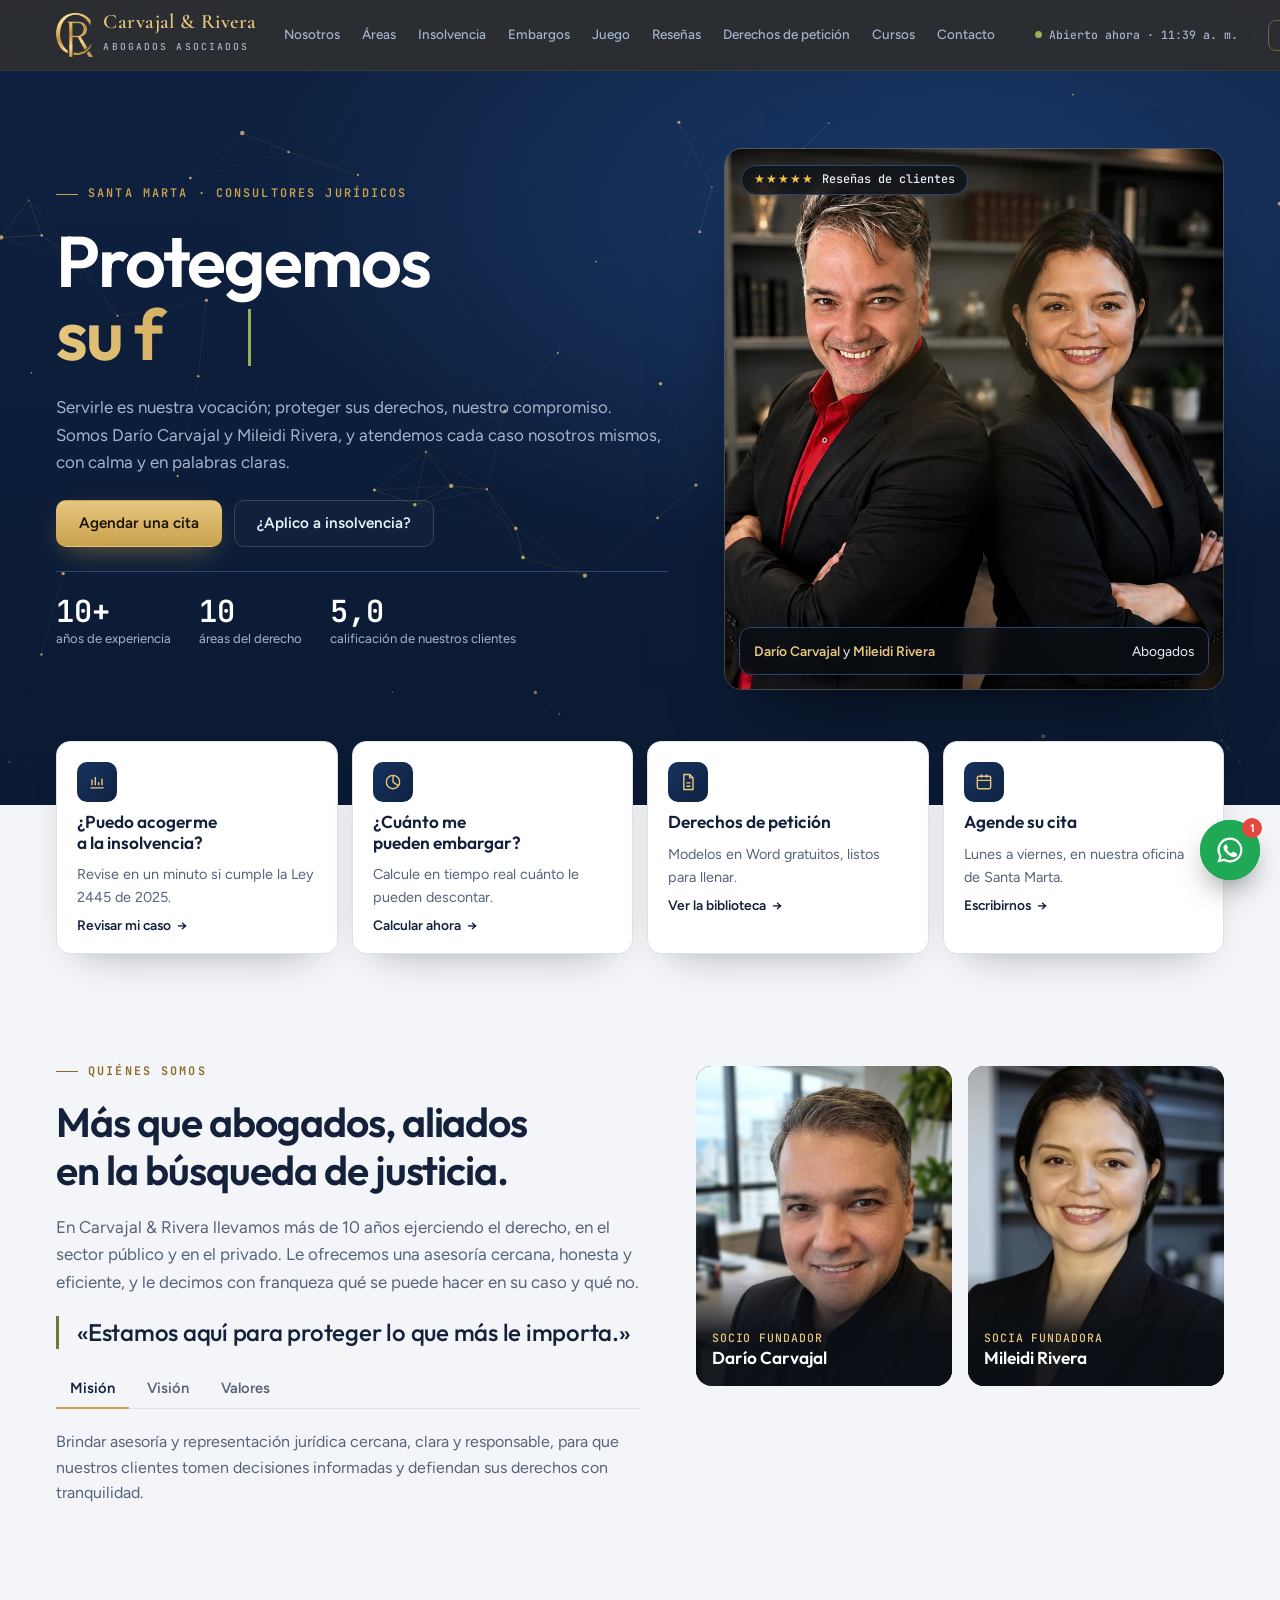
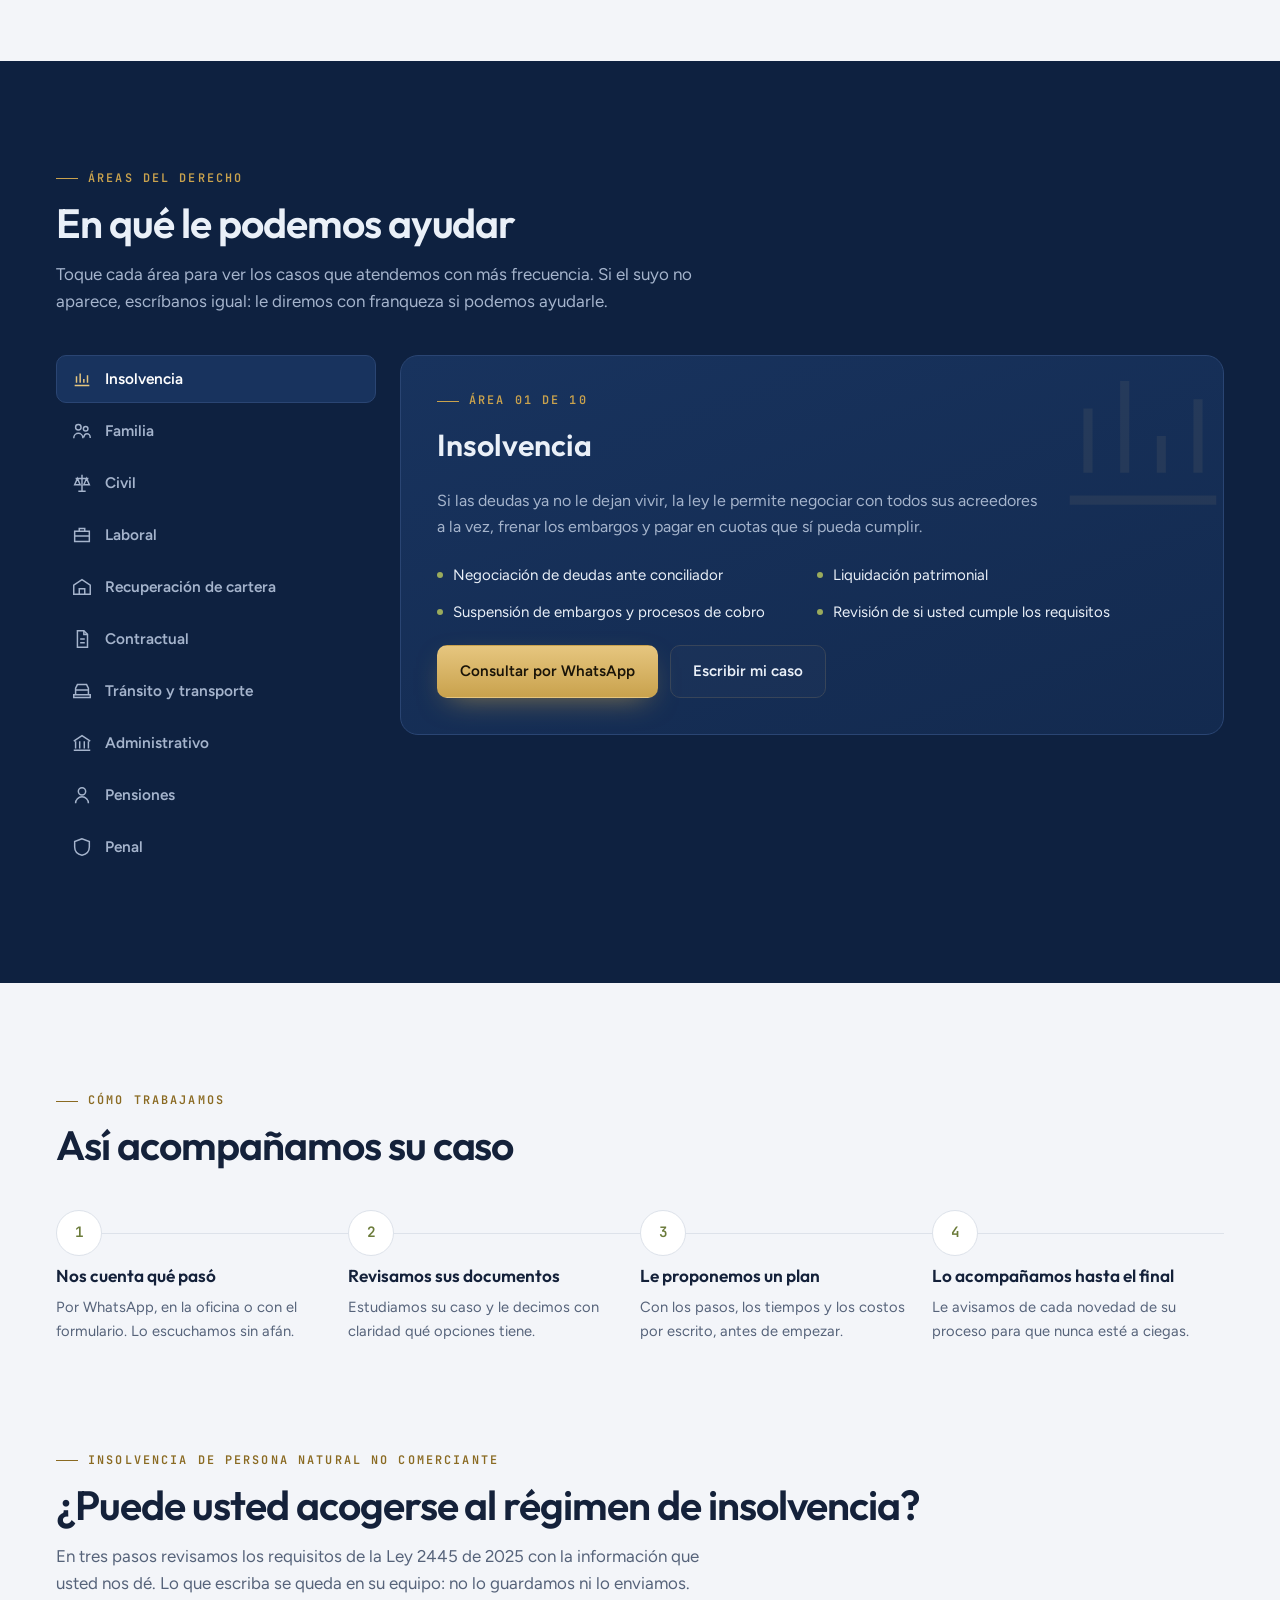
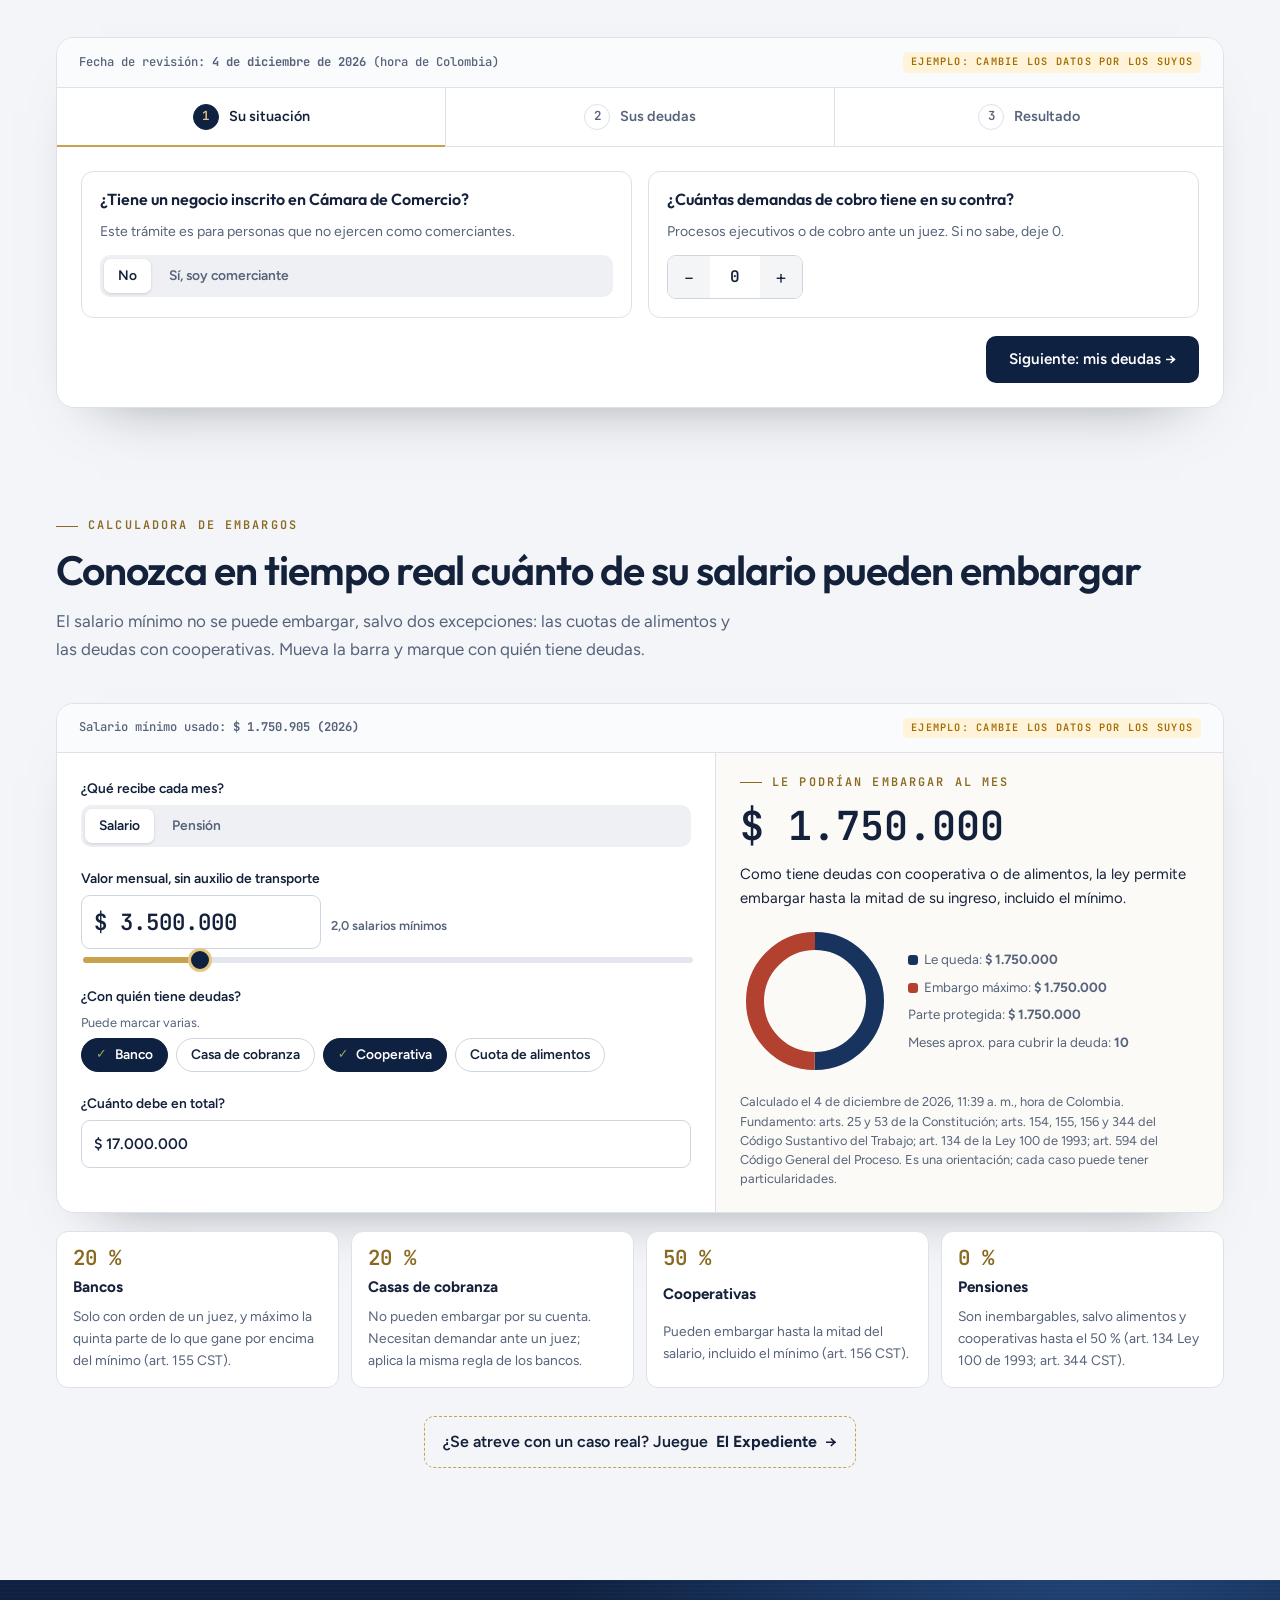
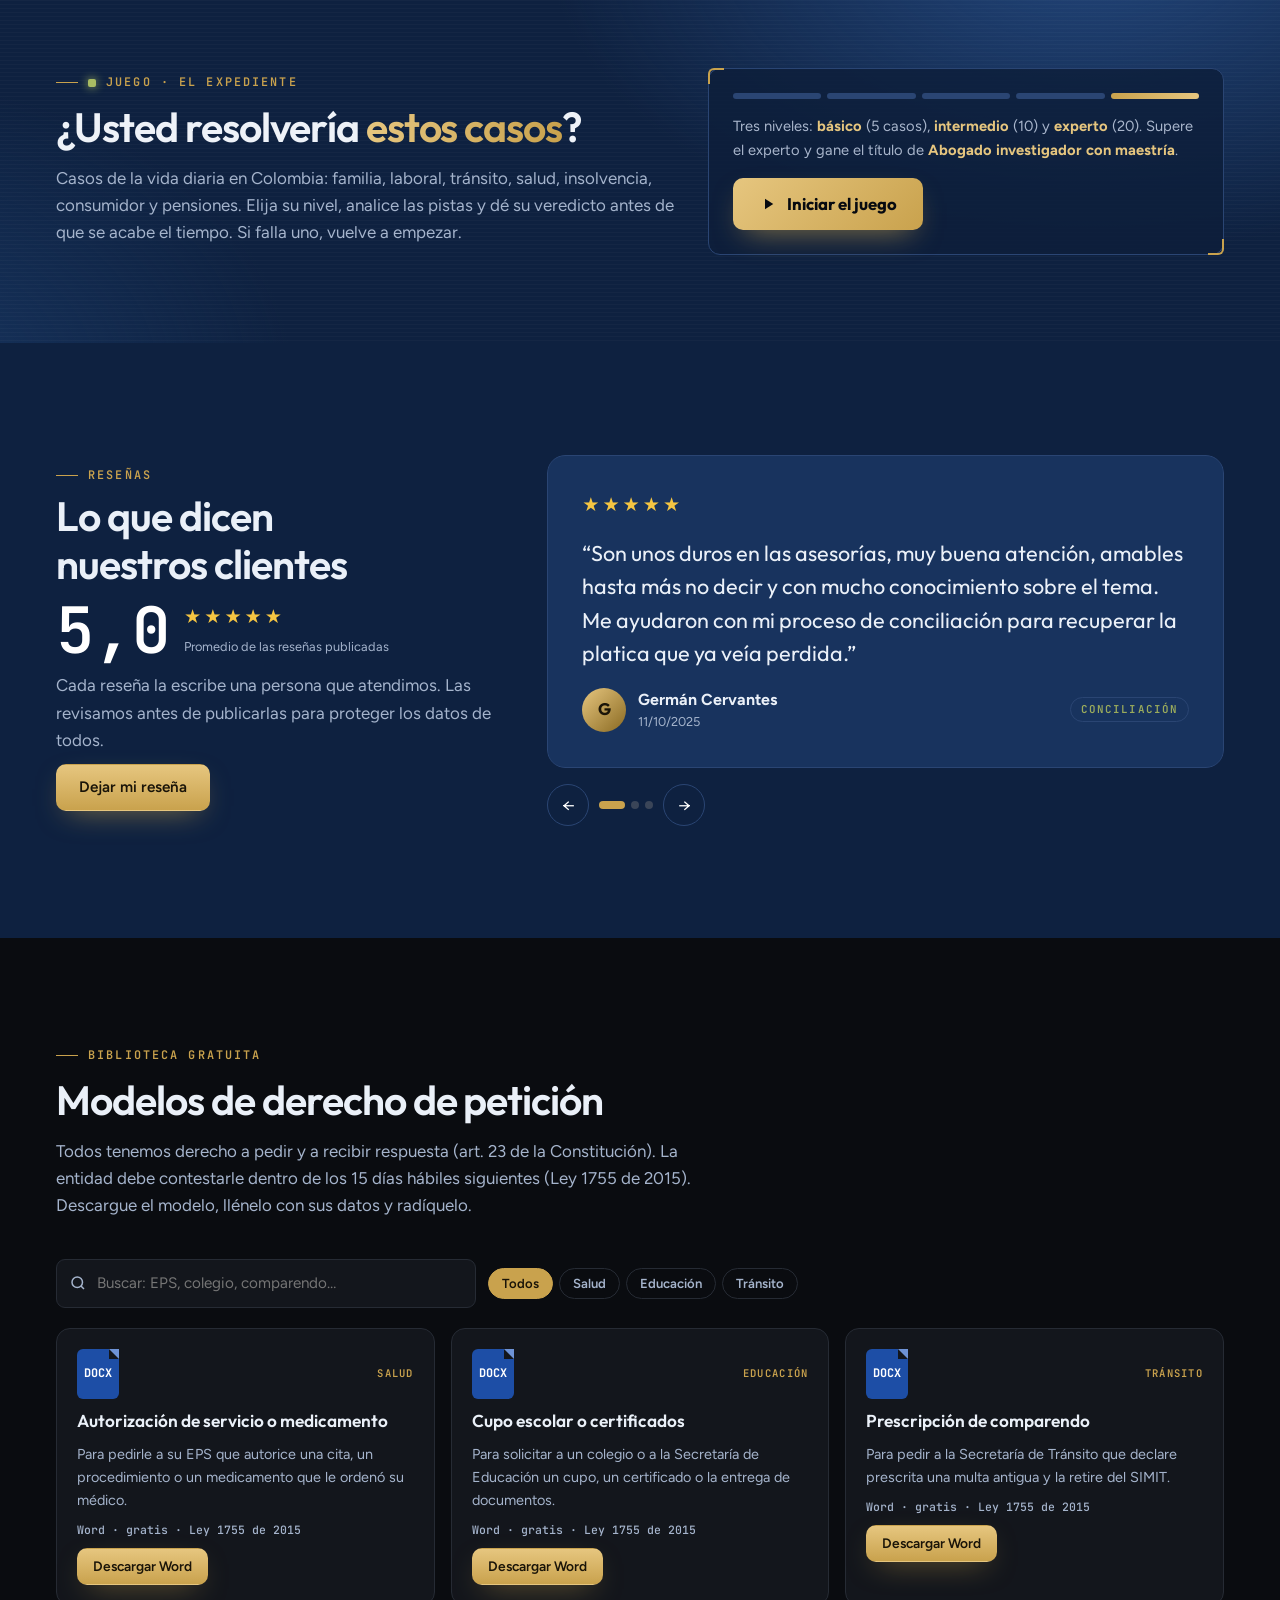
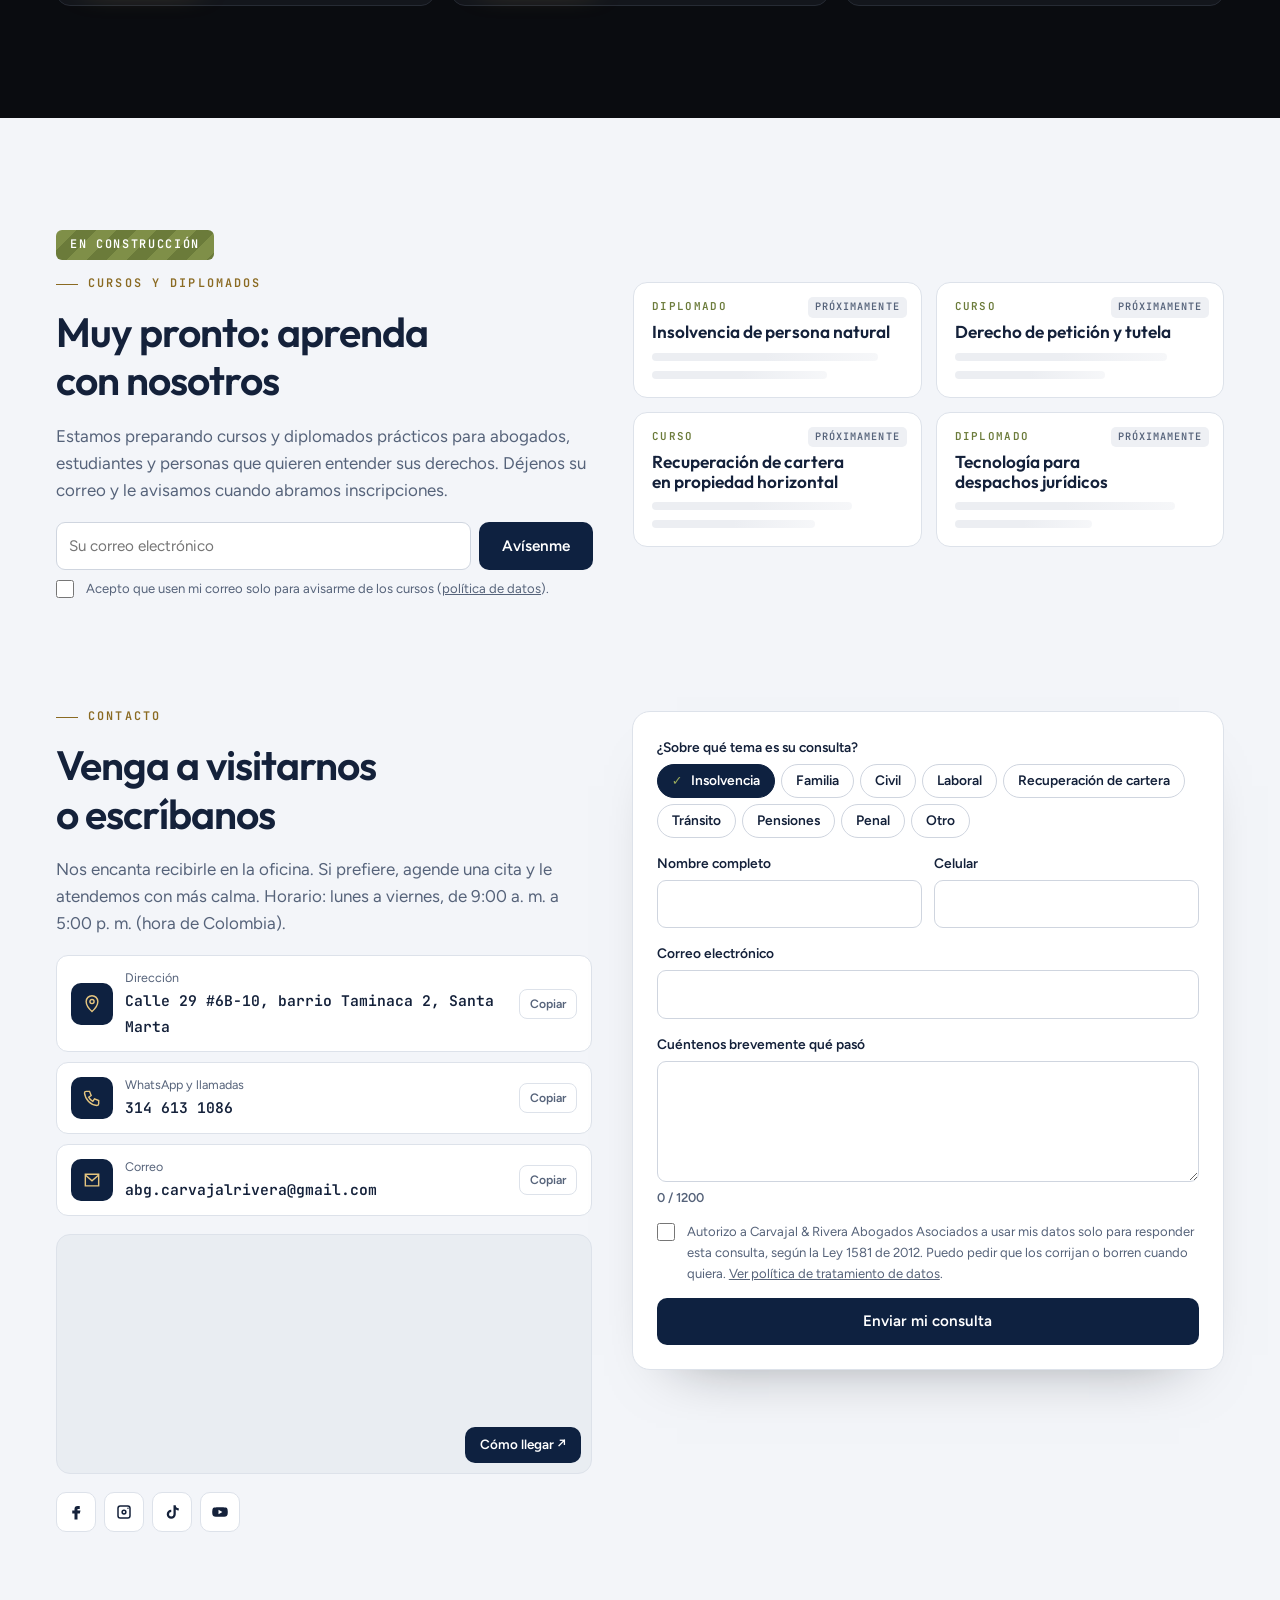
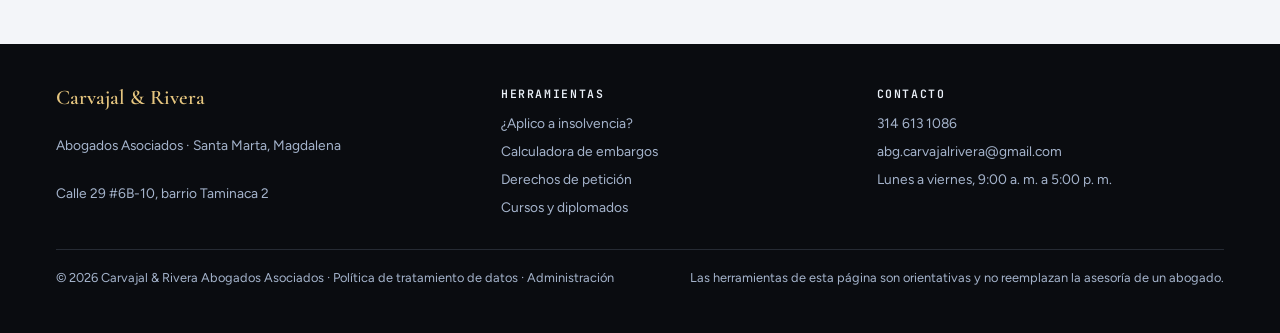
<file: index.html>
<!DOCTYPE html>

<html lang="es">
<head>
<meta charset="utf-8"/>
<meta content="width=device-width,initial-scale=1,viewport-fit=cover" name="viewport"/>
<meta content="Carvajal &amp; Rivera Abogados Asociados, Santa Marta. Insolvencia, familia, civil, laboral, pensiones, tránsito y más. Calcule gratis si aplica a insolvencia y cuánto le pueden embargar." name="description"/>
<meta content="Carvajal &amp; Rivera Abogados Asociados" property="og:title"/>
<meta content="Servirle es nuestra vocación; proteger sus derechos, nuestro compromiso. Santa Marta, Colombia." property="og:description"/>
<meta content="website" property="og:type"/>
<meta content="https://dcgestionjuridica.github.io/carvajal-rivera-web/" property="og:url"/>
<meta content="Carvajal &amp; Rivera Abogados Asociados" property="og:site_name"/>
<meta content="es_CO" property="og:locale"/>
<meta content="https://dcgestionjuridica.github.io/carvajal-rivera-web/img/compartir.jpg?v=3" property="og:image"/>
<meta content="https://dcgestionjuridica.github.io/carvajal-rivera-web/img/compartir.jpg?v=3" property="og:image:secure_url"/>
<meta content="image/jpeg" property="og:image:type"/>
<meta content="1200" property="og:image:width"/>
<meta content="630" property="og:image:height"/>
<meta content="Carvajal &amp; Rivera Abogados Asociados, Santa Marta" property="og:image:alt"/>
<meta content="summary_large_image" name="twitter:card"/>
<meta content="https://dcgestionjuridica.github.io/carvajal-rivera-web/img/compartir.jpg?v=3" name="twitter:image"/>
<meta content="#0e2140" name="theme-color"/>
<link href="favicon.ico" rel="icon" sizes="any"/>
<link href="img/icono-32.png" rel="icon" sizes="32x32" type="image/png"/>
<link href="img/icono-192.png" rel="icon" sizes="192x192" type="image/png"/>
<link href="img/icono-180.png" rel="apple-touch-icon" sizes="180x180"/>
<link href="manifest.webmanifest" rel="manifest"/>
<title>Carvajal &amp; Rivera Abogados</title>
<meta content="cover" name="claude:viewport-fit-sides"/>
<link href="https://fonts.googleapis.com" rel="preconnect"/>
<link href="https://fonts.googleapis.com/css2?family=Cormorant+Garamond:wght@600&amp;family=Outfit:wght@400;500;600;700&amp;family=Figtree:wght@400;500;600;700&amp;family=JetBrains+Mono:wght@400;600&amp;display=swap" rel="stylesheet"/>
<link href="juego.css?v=20261116d" rel="stylesheet"/>
<style>
[hidden]{display:none!important}
img{max-width:100%}
:root{padding-top:env(safe-area-inset-top,0px)}
/* Layout: azul navy institucional con hilos dorados (red de partículas = tecnología); negro en la barra, la biblioteca y el pie; verde aceituna para confirmaciones y detalles. */
:root{
  --ink:#0e2140; --ink2:#132a4f; --ink3:#18335e; --line-d:#2a4573; --black:#0a0c10; --black2:#13161c; --line-k:#262b34;
  --olive:#6b7b3a; --olive2:#9aab5c; --olive-bg:#eef2e0;
  --paper:#f3f5f9; --card:#ffffff; --line:#dde2ea;
  --gold:#c9a24d; --gold2:#e6c67f; --gold-d:#8a6a22;
  --txt:#14213a; --mute:#56637a; --txt-d:#eaf0f8; --mute-d:#a5b4cc;
  --ok:#5f7032; --ok-bg:#eef2e0; --no:#b3412f; --no-bg:#fbe8e4; --warn:#a36b00; --warn-bg:#fff3d9;
  --wa:#1fa855;
  --f-brand:"Cormorant Garamond",Georgia,serif;
  --f-head:"Outfit","Segoe UI",system-ui,sans-serif;
  --f-body:"Figtree","Segoe UI",system-ui,sans-serif;
  --f-mono:"JetBrains Mono",ui-monospace,Consolas,monospace;
  --ease:cubic-bezier(.2,.7,.2,1);
  color-scheme:light;
}
*{box-sizing:border-box}
html{scroll-behavior:smooth}
body{background:var(--paper);color:var(--txt);font:16px/1.6 var(--f-body);margin:0;overflow-x:hidden}
body::before{content:"";position:fixed;inset:0 0 auto;height:env(safe-area-inset-top,0px);z-index:90;background:var(--black)}
.wrap{max-width:1200px;margin:0 auto;padding-left:max(16px,env(safe-area-inset-left,0px));padding-right:max(16px,env(safe-area-inset-right,0px))}
h1,h2,h3{font-family:var(--f-head);text-wrap:balance;margin:0;line-height:1.18}
h2{font-size:clamp(1.7rem,3.2vw,2.6rem);font-weight:600;letter-spacing:-.025em}
h3{font-size:1.08rem;font-weight:600}
p{margin:0}
a{color:inherit}
button{font-family:inherit}
.eyebrow{display:inline-flex;align-items:center;gap:10px;font:600 .74rem/1 var(--f-mono);letter-spacing:.18em;text-transform:uppercase;color:var(--gold-d)}
.eyebrow::before{content:"";width:22px;height:1px;background:currentColor}
.dark .eyebrow{color:var(--gold)}
.lead{color:var(--mute);max-width:62ch;font-size:1.06rem}
.dark{background:var(--ink);color:var(--txt-d);color-scheme:dark}
.dark .lead{color:var(--mute-d)}
.black{background:var(--black)}
.black .doc{background:var(--black2);border-color:var(--line-k)}
.black .search input{background:var(--black2);border-color:var(--line-k)}
.black .filt button{border-color:var(--line-k)}
.black .doc .ico::after{border-color:var(--black2) #6e93d6}
section{padding-block:clamp(64px,9vw,112px);position:relative}
.sec-head{display:grid;gap:14px;margin-bottom:40px}
:focus-visible{outline:2px solid var(--gold);outline-offset:3px}
.reveal{transform:translateY(18px);transition:transform .8s var(--ease)}
.reveal.in{transform:none}
@media (prefers-reduced-motion:reduce){*{animation:none!important;transition:none!important;scroll-behavior:auto!important}.reveal{transform:none}}

/* ---------- barra superior */
.progress{position:fixed;top:env(safe-area-inset-top,0px);left:0;height:2px;width:0;background:linear-gradient(90deg,var(--gold),var(--gold2));z-index:95}
.top{position:sticky;top:env(safe-area-inset-top,0px);z-index:80;background:rgba(10,12,16,.86);backdrop-filter:blur(14px) saturate(140%);border-bottom:1px solid rgba(255,255,255,.06);color:var(--txt-d);transition:background .3s}
.top .wrap{display:flex;align-items:center;gap:18px;min-height:70px}
.brand{display:flex;align-items:center;gap:10px;text-decoration:none;flex:none}
.brand img{height:44px;width:auto}
.brand b{font:600 1.28rem/1 var(--f-brand);color:var(--gold2);letter-spacing:.02em;display:block;white-space:nowrap}
.brand small{font:500 .6rem/1 var(--f-mono);letter-spacing:.22em;text-transform:uppercase;color:var(--mute-d)}
nav.menu{display:flex;gap:2px;margin-left:auto}
nav.menu a{font:500 .84rem/1 var(--f-body);text-decoration:none;color:var(--mute-d);padding:9px 10px;border-radius:6px;position:relative;white-space:nowrap}
nav.menu a:hover{color:#fff}
nav.menu a.on{color:var(--gold2)}
nav.menu a.on::after{content:"";position:absolute;left:10px;right:10px;bottom:2px;height:1px;background:var(--gold)}
.status{display:flex;align-items:center;gap:7px;font:500 .72rem/1 var(--f-mono);color:var(--mute-d);white-space:nowrap;border:1px solid var(--line-k);border-radius:999px;padding:7px 11px}
.dot{width:7px;height:7px;border-radius:50%;background:#7b8696}
.dot.on{background:var(--olive2);box-shadow:0 0 0 0 rgba(154,171,92,.6);animation:ping 2s infinite}
@keyframes ping{70%{box-shadow:0 0 0 7px rgba(154,171,92,0)}100%{box-shadow:0 0 0 0 rgba(154,171,92,0)}}
.burger{display:none;margin-left:auto;background:none;border:1px solid var(--line-d);border-radius:8px;width:42px;height:40px;color:#fff;cursor:pointer}
.burger span{display:block;width:18px;height:1.5px;background:currentColor;margin:4px auto;transition:transform .3s}
.drawer{position:fixed;inset:0;z-index:85;background:rgba(14,33,64,.97);display:grid;align-content:center;gap:6px;padding:80px max(24px,env(safe-area-inset-left,0px)) 40px;transform:translateY(-100%);transition:transform .45s var(--ease)}
.drawer.open{transform:none}
.drawer a{font:600 1.6rem/1.3 var(--f-head);color:var(--txt-d);text-decoration:none;padding:6px 0}
.drawer a:hover{color:var(--gold2)}
.adm{display:inline-flex;align-items:center;gap:7px;font:500 .78rem/1 var(--f-body);color:var(--gold2);text-decoration:none;border:1px solid rgba(201,162,77,.45);border-radius:8px;padding:7px 11px;white-space:nowrap;flex:none}
.adm:hover{background:rgba(201,162,77,.12);color:#fff}
.adm svg{width:15px;height:15px;fill:none;stroke:currentColor;stroke-width:2;stroke-linecap:round;stroke-linejoin:round}
@media (max-width:1380px){.adm span{display:none}.adm{padding:7px 9px}}
@media (max-width:1180px){nav.menu{display:none}.burger{display:block}.status{margin-left:0}}
@media (max-width:560px){.status{display:none}}

/* ---------- portada */
.hero{padding-block:clamp(40px,6vw,80px) clamp(80px,9vw,120px);overflow:hidden;background:radial-gradient(1200px 600px at 75% 20%,#1b3a6b 0,transparent 60%),linear-gradient(180deg,var(--ink) 0,#0b1a33 100%)}
#red{position:absolute;inset:0;width:100%;height:100%;display:block}
.hero::after{content:"";position:absolute;inset:auto 0 0;height:160px;background:linear-gradient(transparent,#0b1a33);pointer-events:none}
.hero .wrap{position:relative;z-index:2;display:grid;grid-template-columns:1.1fr .9fr;gap:56px;align-items:center}
.hero .copy{display:grid;gap:24px;min-width:0}
.hero h1{font-family:var(--f-head);font-weight:600;font-size:clamp(2.6rem,5.6vw,4.6rem);line-height:1.02;color:#fff;letter-spacing:-.03em}
.rot{display:inline-block;min-width:4ch;background:linear-gradient(90deg,var(--gold2),var(--gold));-webkit-background-clip:text;background-clip:text;color:transparent}
.rot .c{display:inline-block;width:3px;height:.8em;background:var(--olive2);margin-left:4px;vertical-align:-.08em;animation:blink 1s steps(1) infinite}
@keyframes blink{50%{opacity:0}}
.cta{display:flex;gap:12px;flex-wrap:wrap}
.btn{display:inline-flex;align-items:center;justify-content:center;gap:9px;font:600 .95rem/1 var(--f-body);padding:15px 22px;border-radius:10px;text-decoration:none;border:1px solid transparent;cursor:pointer;transition:transform .25s var(--ease),box-shadow .25s,border-color .25s,background .25s}
.btn:hover{transform:translateY(-2px)}
.btn.gold{background:linear-gradient(180deg,var(--gold2),var(--gold));color:#1a1408;box-shadow:0 10px 30px -12px rgba(201,162,77,.7)}
.btn.ghost{border-color:#384559;color:var(--txt-d);background:rgba(255,255,255,.02)}
.btn.ghost:hover{border-color:var(--gold)}
.btn.ink{background:var(--ink);color:#fff}
.btn.line{border-color:var(--line);background:var(--card);color:var(--txt)}
.btn svg{width:18px;height:18px}
.stats{display:flex;gap:28px;flex-wrap:wrap;padding-top:8px;border-top:1px solid var(--line-d)}
.stats div{display:grid;gap:2px;padding-top:16px}
.stats b{font:600 1.9rem/1 var(--f-mono);color:#fff}
.stats span{font-size:.82rem;color:var(--mute-d)}
.tilt{perspective:1000px}
.photo{position:relative;border-radius:18px;overflow:hidden;border:1px solid rgba(230,198,127,.25);transform-style:preserve-3d;transition:transform .2s ease-out;box-shadow:0 40px 80px -40px rgba(0,0,0,.8)}
.photo img{width:100%;aspect-ratio:941/1020;object-fit:cover;display:block}
.photo::after{content:"";position:absolute;inset:0;background:radial-gradient(circle at var(--mx,50%) var(--my,30%),rgba(230,198,127,.18),transparent 45%);pointer-events:none}
.photo .tag{position:absolute;left:14px;right:14px;bottom:14px;display:flex;justify-content:space-between;align-items:center;gap:10px;background:rgba(11,15,21,.78);backdrop-filter:blur(8px);border:1px solid var(--line-d);border-radius:12px;padding:12px 14px;font-size:.86rem;color:var(--txt-d);z-index:2}
.photo .tag b{color:var(--gold2);font-weight:600}
.badge{position:absolute;top:16px;left:16px;z-index:2;display:flex;align-items:center;gap:8px;background:rgba(11,15,21,.78);backdrop-filter:blur(8px);border:1px solid var(--line-d);border-radius:999px;padding:8px 12px;font:500 .74rem/1 var(--f-mono);color:var(--txt-d)}
.badge i{color:#f5c542;font-style:normal;letter-spacing:1px}
@media (max-width:900px){.hero .wrap{grid-template-columns:1fr}.tilt{max-width:520px}}

/* ---------- accesos rápidos */
.tools{display:grid;grid-template-columns:repeat(4,1fr);gap:14px;margin-top:-64px;position:relative;z-index:5}
.tool{background:var(--card);border:1px solid var(--line);border-radius:14px;padding:20px;display:grid;gap:10px;text-decoration:none;box-shadow:0 18px 40px -26px rgba(11,15,21,.45);transition:transform .3s var(--ease),box-shadow .3s,border-color .3s;align-content:start}
.tool:hover{transform:translateY(-6px);border-color:var(--gold);box-shadow:0 28px 50px -28px rgba(11,15,21,.5)}
.tool .ic{width:40px;height:40px;border-radius:10px;background:linear-gradient(135deg,var(--ink3),var(--ink));display:grid;place-items:center}
.tool .ic svg{width:20px;height:20px;stroke:var(--gold2);fill:none;stroke-width:1.7}
.tool p{color:var(--mute);font-size:.9rem}
.tool .go{font:600 .86rem/1 var(--f-body);display:flex;gap:6px;align-items:center}
.tool .go i{font-style:normal;transition:transform .3s}
.tool:hover .go i{transform:translateX(4px)}
@media (max-width:1000px){.tools{grid-template-columns:1fr 1fr}}
@media (max-width:540px){.tools{grid-template-columns:1fr;margin-top:-48px}}

/* ---------- nosotros */
.about{display:grid;grid-template-columns:1.05fr .95fr;gap:56px;align-items:start}
.about .text{display:grid;gap:20px;min-width:0}
.quote{font:500 clamp(1.2rem,2vw,1.5rem)/1.4 var(--f-head);color:var(--txt);border-left:3px solid var(--olive);padding-left:18px;letter-spacing:-.01em}
.tabs{display:flex;gap:4px;border-bottom:1px solid var(--line);flex-wrap:wrap}
.tabs button{background:none;border:0;padding:12px 14px;font:600 .92rem/1 var(--f-body);color:var(--mute);cursor:pointer;position:relative}
.tabs button[aria-selected="true"]{color:var(--txt)}
.tabs button[aria-selected="true"]::after{content:"";position:absolute;left:0;right:0;bottom:-1px;height:2px;background:var(--gold)}
.tabpanel{min-height:120px;color:var(--mute);font-size:1rem}
.values{display:grid;grid-template-columns:repeat(3,1fr);gap:10px}
.value{background:var(--card);border:1px solid var(--line);border-radius:10px;padding:12px 14px;display:grid;gap:2px;transition:border-color .3s,transform .3s}
.value:hover{border-color:var(--olive);transform:translateY(-2px)}
.value b{font-size:.92rem}
.value small{color:var(--mute);font-size:.8rem;line-height:1.4}
@media (max-width:560px){.values{grid-template-columns:1fr 1fr}}
.team{display:grid;grid-template-columns:1fr 1fr;gap:16px}
.person{position:relative;border-radius:16px;overflow:hidden;background:var(--ink);color:#fff;isolation:isolate}
.person img{width:100%;aspect-ratio:4/5;object-fit:cover;object-position:top;display:block;transition:transform .8s var(--ease)}
.person:hover img{transform:scale(1.04)}
.person .info{position:absolute;inset:auto 0 0;padding:60px 16px 16px;background:linear-gradient(transparent,rgba(11,15,21,.92) 55%);display:grid;gap:2px}
.person small{color:var(--gold2);font:500 .72rem/1.3 var(--f-mono);letter-spacing:.08em;text-transform:uppercase}
.person .more{max-height:0;overflow:hidden;color:#cdd4df;font-size:.86rem;transition:max-height .5s var(--ease),margin .5s;margin-top:0}
.person:hover .more,.person:focus-within .more{max-height:120px;margin-top:6px}
@media (max-width:900px){.about{grid-template-columns:1fr}}

/* ---------- áreas */
.areas{display:grid;grid-template-columns:320px 1fr;gap:24px;align-items:start}
.alist{display:grid;gap:4px}
.alist button{display:flex;align-items:center;gap:12px;text-align:left;background:transparent;border:1px solid transparent;color:var(--mute-d);border-radius:10px;padding:12px 14px;font:600 .96rem/1.2 var(--f-body);cursor:pointer;transition:background .25s,color .25s,border-color .25s}
.alist button svg{width:22px;height:22px;stroke:currentColor;fill:none;stroke-width:1.6;flex:none}
.alist button:hover{color:#fff;background:var(--ink2)}
.alist button[aria-selected="true"]{color:#fff;background:var(--ink3);border-color:var(--line-d)}
.alist button[aria-selected="true"] svg{stroke:var(--gold2)}
.apanel{background:linear-gradient(160deg,var(--ink3),var(--ink2));border:1px solid var(--line-d);border-radius:18px;padding:clamp(22px,3vw,36px);display:grid;gap:18px;min-height:380px;position:relative;overflow:hidden}
.apanel .bigic{position:absolute;right:-30px;top:-30px;width:220px;height:220px;stroke:rgba(230,198,127,.07);fill:none;stroke-width:1}
.apanel h3{font-size:clamp(1.4rem,2.4vw,1.9rem)}
.apanel p{color:var(--mute-d);max-width:60ch}
.apanel ul{list-style:none;margin:0;padding:0;display:grid;grid-template-columns:1fr 1fr;gap:10px}
.apanel li{display:flex;gap:10px;align-items:flex-start;font-size:.94rem;color:var(--txt-d)}
.apanel li::before{content:"";width:6px;height:6px;border-radius:50%;background:var(--olive2);margin-top:9px;flex:none}
.apanel .fade{animation:fade .5s var(--ease)}
@keyframes fade{from{opacity:.2;transform:translateY(8px)}to{opacity:1;transform:none}}
@media (max-width:900px){.areas{grid-template-columns:1fr}.alist{grid-auto-flow:column;grid-auto-columns:max-content;overflow-x:auto;padding-bottom:6px}.apanel ul{grid-template-columns:1fr}}

/* ---------- proceso */
.steps{display:grid;grid-template-columns:repeat(4,1fr);gap:0;position:relative;counter-reset:s}
.steps::before{content:"";position:absolute;left:0;right:0;top:23px;height:1px;background:var(--line)}
.step{position:relative;padding-right:20px;display:grid;gap:10px}
.step .n{width:46px;height:46px;border-radius:50%;background:var(--card);border:1px solid var(--line);display:grid;place-items:center;font:600 .9rem/1 var(--f-mono);color:var(--olive);position:relative;transition:background .3s,color .3s,border-color .3s}
.step:hover .n{background:var(--olive);color:#fff;border-color:var(--olive)}
.step p{color:var(--mute);font-size:.92rem}
@media (max-width:860px){.steps{grid-template-columns:1fr 1fr;gap:28px}.steps::before{display:none}}
@media (max-width:480px){.steps{grid-template-columns:1fr}}

/* ---------- calculadoras */
.calc{background:var(--card);border:1px solid var(--line);border-radius:18px;overflow:hidden;box-shadow:0 30px 60px -45px rgba(11,15,21,.5)}
.calc-top{display:flex;justify-content:space-between;align-items:center;gap:12px;flex-wrap:wrap;padding:14px 22px;border-bottom:1px solid var(--line);background:#fafbfc;font:500 .76rem/1.3 var(--f-mono);color:var(--mute)}
.example{font:600 .64rem/1 var(--f-mono);letter-spacing:.12em;text-transform:uppercase;background:var(--warn-bg);color:var(--warn);padding:5px 8px;border-radius:5px}
.wiz{display:flex;gap:0;border-bottom:1px solid var(--line)}
.wiz button{flex:1;display:flex;align-items:center;gap:10px;justify-content:center;background:none;border:0;border-right:1px solid var(--line);padding:16px 10px;font:600 .9rem/1.2 var(--f-body);color:var(--mute);cursor:pointer;position:relative}
.wiz button:last-child{border-right:0}
.wiz button i{font:600 .78rem/1 var(--f-mono);font-style:normal;width:26px;height:26px;border-radius:50%;display:grid;place-items:center;border:1px solid var(--line);flex:none}
.wiz button[aria-current="step"]{color:var(--txt)}
.wiz button[aria-current="step"] i{background:var(--ink);color:var(--gold2);border-color:var(--ink)}
.wiz button.done i{background:var(--olive);color:#fff;border-color:var(--ok)}
.wiz button[aria-current="step"]::after{content:"";position:absolute;left:0;right:0;bottom:-1px;height:2px;background:var(--gold)}
@media (max-width:560px){.wiz button span{display:none}}
.pane{padding:24px;display:grid;gap:18px}
.pane[hidden]{display:none}
.qgrid{display:grid;grid-template-columns:1fr 1fr;gap:16px}
.qcard{border:1px solid var(--line);border-radius:12px;padding:18px;display:grid;gap:12px;align-content:start}
.qcard h3{font-size:1rem}
.qcard p{color:var(--mute);font-size:.88rem}
@media (max-width:700px){.qgrid{grid-template-columns:1fr}}
label,.lbl{font-weight:600;font-size:.86rem;display:grid;gap:6px;align-content:start}
input,select,textarea{font:inherit;font-size:.95rem;color:var(--txt);background:#fff;border:1px solid #cfd5df;border-radius:9px;padding:11px 12px;width:100%;min-width:0;transition:border-color .2s,box-shadow .2s}
input:focus,select:focus,textarea:focus{border-color:var(--gold);outline:none;box-shadow:0 0 0 4px rgba(201,162,77,.18)}
.seg{display:inline-flex;gap:4px;background:#eef0f4;padding:4px;border-radius:10px;flex-wrap:wrap}
.seg button{font:600 .86rem/1 var(--f-body);border:0;background:transparent;border-radius:7px;padding:10px 14px;cursor:pointer;color:var(--mute)}
.seg button[aria-pressed="true"]{background:var(--card);color:var(--txt);box-shadow:0 1px 3px rgba(11,15,21,.15)}
.stepper{display:flex;align-items:center;border:1px solid #cfd5df;border-radius:9px;overflow:hidden;width:max-content}
.stepper button{width:42px;height:42px;border:0;background:#f4f5f7;font-size:1.2rem;cursor:pointer;color:var(--txt)}
.stepper output{min-width:50px;text-align:center;font:600 1rem/1 var(--f-mono)}
.tbl-wrap{overflow-x:auto;border:1px solid var(--line);border-radius:12px}
table{border-collapse:collapse;width:100%;min-width:760px;font-size:.88rem}
th{font:600 .68rem/1.2 var(--f-mono);letter-spacing:.08em;text-transform:uppercase;color:var(--mute);text-align:left;padding:10px 8px;background:#f6f7f9;border-bottom:1px solid var(--line)}
td{padding:6px 8px;border-bottom:1px solid var(--line);vertical-align:middle}
tbody tr{animation:fade .35s var(--ease)}
td input,td select{padding:8px 9px;font-size:.88rem}
td.num input{font-family:var(--f-mono);text-align:right}
.mora{font:600 .74rem/1 var(--f-mono);padding:6px 8px;border-radius:6px;white-space:nowrap;display:inline-block}
.mora.alta{background:var(--no-bg);color:var(--no)}
.mora.baja{background:var(--warn-bg);color:var(--warn)}
.mora.cero{background:#eef1f5;color:var(--mute)}
.x{border:0;background:none;color:var(--mute);cursor:pointer;font-size:1.15rem;padding:4px 8px;border-radius:6px}
.x:hover{background:var(--no-bg);color:var(--no)}
.add{justify-self:start;font:600 .88rem/1 var(--f-body);background:none;border:1px dashed #b9c1ce;border-radius:9px;padding:11px 14px;cursor:pointer;color:var(--txt)}
.add:hover{border-color:var(--gold);color:var(--gold-d)}
.nav-row{display:flex;justify-content:space-between;gap:10px;flex-wrap:wrap}
.note{font-size:.8rem;color:var(--mute);line-height:1.5}
.result{display:grid;grid-template-columns:240px 1fr;gap:28px;align-items:center}
@media (max-width:760px){.result{grid-template-columns:1fr;justify-items:start}}
.gauge{position:relative;width:220px;height:220px}
.gauge svg{width:100%;height:100%;transform:rotate(-90deg)}
.gauge circle{fill:none;stroke-width:14}
.gauge .bg{stroke:#eceef2}
.gauge .fg{stroke:url(#gg);stroke-linecap:round;transition:stroke-dashoffset 1s var(--ease)}
.gauge .mark{stroke:var(--ink);stroke-width:16}
.gauge .lab{position:absolute;inset:0;display:grid;place-content:center;text-align:center;gap:2px}
.gauge .lab b{font:600 2.2rem/1 var(--f-mono)}
.gauge .lab span{font-size:.78rem;color:var(--mute)}
.verdict{border-radius:12px;padding:16px 18px;display:grid;gap:6px}
.verdict.si{background:var(--ok-bg);color:#0f5136}
.verdict.no{background:var(--no-bg);color:#7a2618}
.verdict b{font:700 1.25rem/1.25 var(--f-head)}
.checks{display:grid;gap:10px;list-style:none;margin:0;padding:0}
.checks li{display:grid;grid-template-columns:24px 1fr;gap:10px;font-size:.92rem}
.checks i{font-style:normal;width:24px;height:24px;border-radius:50%;display:grid;place-items:center;font:700 .75rem/1 var(--f-mono)}
.checks .y i{background:var(--ok);color:#fff}
.checks .n i{background:var(--no);color:#fff}
.kv{display:grid;grid-template-columns:1fr auto;gap:8px 14px;font-size:.92rem}
.kv span:nth-child(even){font:600 .95rem/1.4 var(--f-mono);text-align:right;font-variant-numeric:tabular-nums}
.emb{display:grid;grid-template-columns:1.3fr 1fr;min-width:0}
.emb-in{padding:24px;display:grid;gap:20px;align-content:start;border-right:1px solid var(--line);min-width:0}
.emb-out{padding:24px;display:grid;gap:16px;align-content:start;background:#fbfaf6;min-width:0}
@media (max-width:960px){.emb{grid-template-columns:1fr}.emb-in{border-right:0;border-bottom:1px solid var(--line)}}
input[type=range]{-webkit-appearance:none;appearance:none;height:6px;border-radius:99px;background:linear-gradient(90deg,var(--gold) var(--p,30%),#e3e6ec var(--p,30%));border:0;padding:0;box-shadow:none}
input[type=range]::-webkit-slider-thumb{-webkit-appearance:none;width:24px;height:24px;border-radius:50%;background:var(--ink);border:3px solid var(--gold2);cursor:grab}
input[type=range]::-moz-range-thumb{width:20px;height:20px;border-radius:50%;background:var(--ink);border:3px solid var(--gold2);cursor:grab}
.money{display:flex;align-items:baseline;gap:10px;flex-wrap:wrap}
.money input{font:600 1.4rem/1 var(--f-mono);max-width:240px}
.chips{display:flex;flex-wrap:wrap;gap:8px}
.chip{border:1px solid #cfd5df;background:#fff;border-radius:999px;padding:9px 14px;font:600 .86rem/1 var(--f-body);cursor:pointer;color:var(--txt);display:inline-flex;gap:8px;align-items:center;transition:all .2s}
.chip[aria-pressed="true"]{background:var(--ink);color:#fff;border-color:var(--ink)}
.chip[aria-pressed="true"]::before{content:"✓";color:var(--olive2);font-size:.8rem}
.donut{display:grid;grid-template-columns:150px 1fr;gap:18px;align-items:center}
.donut svg{width:150px;height:150px;transform:rotate(-90deg)}
.donut circle{fill:none;stroke-width:18;transition:stroke-dasharray .8s var(--ease)}
.big{font:600 clamp(1.8rem,3.6vw,2.5rem)/1.05 var(--f-mono);font-variant-numeric:tabular-nums}
.legend{display:grid;gap:6px;font-size:.84rem;color:var(--mute)}
.legend i{display:inline-block;width:10px;height:10px;border-radius:3px;margin-right:6px;vertical-align:-1px}
.rules{display:grid;grid-template-columns:repeat(4,1fr);gap:12px;margin-top:18px}
.rule{background:var(--card);border:1px solid var(--line);border-radius:12px;padding:16px;display:grid;gap:6px;font-size:.86rem;color:var(--mute);cursor:default;transition:border-color .3s}
.rule:hover{border-color:var(--gold)}
.rule b{color:var(--txt);font-size:.95rem}
.rule .pct{font:600 1.3rem/1 var(--f-mono);color:var(--gold-d)}
@media (max-width:960px){.rules{grid-template-columns:1fr 1fr}}
@media (max-width:480px){.rules{grid-template-columns:1fr}}

/* ---------- reseñas */
.revs{display:grid;grid-template-columns:.8fr 1.2fr;gap:40px;align-items:center}
.score{display:grid;gap:10px}
.score b{font:600 4rem/1 var(--f-mono);color:#fff}
.stars{color:#f5c542;letter-spacing:3px;font-size:1.2rem}
.slider{position:relative;overflow:hidden;border-radius:18px}
.track{display:flex;transition:transform .7s var(--ease)}
.rev{flex:0 0 100%;background:var(--ink3);border:1px solid var(--line-d);border-radius:18px;padding:clamp(22px,3vw,34px);display:grid;gap:16px}
.rev q{font:400 clamp(1.1rem,1.8vw,1.35rem)/1.55 var(--f-head);color:var(--txt-d);quotes:"“" "”"}
.who{display:flex;align-items:center;gap:12px}
.av{width:44px;height:44px;border-radius:50%;background:linear-gradient(135deg,var(--gold2),var(--gold-d));color:#1a1408;display:grid;place-items:center;font:700 1.05rem/1 var(--f-head)}
.who small{display:block;color:var(--mute-d);font-size:.8rem}
.tagr{margin-left:auto;font:600 .68rem/1 var(--f-mono);letter-spacing:.1em;text-transform:uppercase;color:var(--olive2);border:1px solid var(--line-d);border-radius:999px;padding:6px 10px}
.sl-nav{display:flex;align-items:center;gap:10px;margin-top:16px}
.sl-nav button.arr{width:42px;height:42px;border-radius:50%;border:1px solid var(--line-d);background:transparent;color:#fff;cursor:pointer;font-size:1.1rem}
.sl-nav button.arr:hover{border-color:var(--gold)}
.dots{display:flex;gap:6px}
.dots button{width:8px;height:8px;border-radius:99px;border:0;background:#3a4558;cursor:pointer;padding:0;transition:width .3s,background .3s}
.dots button[aria-current="true"]{width:26px;background:var(--gold)}
@media (max-width:900px){.revs{grid-template-columns:1fr}}

/* modal */
.modal{position:fixed;inset:0;z-index:100;background:rgba(11,15,21,.65);backdrop-filter:blur(4px);display:grid;place-items:center;padding:20px}
.modal[hidden]{display:none}
.mbox{background:var(--card);color:var(--txt);border-radius:18px;max-width:520px;width:100%;padding:24px;display:grid;gap:14px;animation:fade .35s var(--ease);max-height:90vh;overflow:auto}
.mhead{display:flex;justify-content:space-between;align-items:center}
.pick{display:flex;gap:4px}
.pick button{background:none;border:0;font-size:2rem;line-height:1;color:#d7dbe2;cursor:pointer;padding:0 2px;transition:transform .15s,color .15s}
.pick button.on{color:#f5c542}
.pick button:hover{transform:scale(1.15)}

/* ---------- biblioteca */
.libbar{display:flex;gap:12px;flex-wrap:wrap;align-items:center;margin-bottom:20px}
.search{position:relative;flex:1;min-width:220px;max-width:420px}
.search input{background:var(--ink2);border-color:var(--line-d);color:var(--txt-d);padding-left:40px}
.search svg{position:absolute;left:13px;top:50%;transform:translateY(-50%);width:18px;height:18px;stroke:var(--mute-d);fill:none;stroke-width:2}
.filt{display:flex;gap:6px;flex-wrap:wrap}
.filt button{background:transparent;border:1px solid var(--line-d);color:var(--mute-d);border-radius:999px;padding:8px 13px;font:600 .82rem/1 var(--f-body);cursor:pointer}
.filt button[aria-pressed="true"]{background:var(--gold);color:#1a1408;border-color:var(--gold)}
.lib{display:grid;grid-template-columns:repeat(3,1fr);gap:16px}
.doc{background:var(--ink2);border:1px solid var(--line-d);border-radius:14px;padding:20px;display:grid;gap:12px;align-content:start;transition:transform .3s var(--ease),border-color .3s}
.doc:hover{transform:translateY(-4px);border-color:rgba(230,198,127,.45)}
.doc .top2{display:flex;justify-content:space-between;align-items:center}
.doc .ico{width:42px;height:50px;border-radius:6px;background:#1d4ea6;color:#fff;display:grid;place-items:center;font:700 .74rem/1 var(--f-mono);position:relative}
.doc .ico::after{content:"";position:absolute;top:0;right:0;border-width:0 10px 10px 0;border-style:solid;border-color:var(--ink2) #6e93d6}
.doc .cat{font:600 .66rem/1 var(--f-mono);letter-spacing:.12em;text-transform:uppercase;color:var(--gold)}
.doc p{color:var(--mute-d);font-size:.9rem}
.doc .meta{font:500 .72rem/1 var(--f-mono);color:var(--mute-d)}
.doc .btn{justify-self:start;padding:11px 15px;font-size:.86rem}
.empty{color:var(--mute-d);padding:20px;border:1px dashed var(--line-d);border-radius:12px}
@media (max-width:900px){.lib{grid-template-columns:1fr 1fr}}
@media (max-width:560px){.lib{grid-template-columns:1fr}}

/* ---------- cursos */
.soon{display:grid;grid-template-columns:1fr 1.1fr;gap:40px;align-items:center}
.tape{display:inline-flex;align-items:center;gap:10px;font:600 .74rem/1 var(--f-mono);letter-spacing:.14em;text-transform:uppercase;color:#fff;padding:9px 14px;border-radius:6px;background:repeating-linear-gradient(-45deg,var(--olive) 0 14px,#7f8f48 14px 28px);background-size:40px 40px;animation:tape 1.6s linear infinite;justify-self:start}
@keyframes tape{to{background-position:40px 0}}
.courses{display:grid;grid-template-columns:1fr 1fr;gap:14px}
.course{border:1px solid var(--line);background:var(--card);border-radius:14px;padding:18px;display:grid;gap:10px;position:relative;overflow:hidden}
.course .lock{position:absolute;top:14px;right:14px;font:600 .64rem/1 var(--f-mono);letter-spacing:.1em;text-transform:uppercase;color:var(--mute);background:#eef0f4;border-radius:5px;padding:5px 7px}
.course .kind{font:600 .68rem/1 var(--f-mono);letter-spacing:.12em;text-transform:uppercase;color:var(--olive)}
.course p{color:var(--mute);font-size:.88rem}
.skel{height:8px;border-radius:99px;background:linear-gradient(90deg,#eceef2 25%,#f6f7f9 50%,#eceef2 75%);background-size:200% 100%;animation:sk 1.6s infinite}
@keyframes sk{to{background-position:-200% 0}}
.wait{display:flex;gap:8px;flex-wrap:wrap}
.wait input:not([type=checkbox]){flex:1;min-width:200px}
@media (max-width:900px){.soon{grid-template-columns:1fr}}
@media (max-width:520px){.courses{grid-template-columns:1fr}}

/* ---------- contacto */
.contact{display:grid;grid-template-columns:.95fr 1.05fr;gap:40px;align-items:start}
.ways{display:grid;gap:10px}
.way{display:grid;grid-template-columns:42px 1fr auto;gap:12px;align-items:center;background:var(--card);border:1px solid var(--line);border-radius:12px;padding:12px 14px}
.way .wi{width:42px;height:42px;border-radius:10px;background:var(--ink);display:grid;place-items:center}
.way svg{width:20px;height:20px;stroke:var(--gold2);fill:none;stroke-width:1.7}
.way small{color:var(--mute);display:block;font-size:.78rem}
.way b{font-family:var(--f-mono);font-weight:600;font-size:.92rem;user-select:all;word-break:break-word}
.cp{border:1px solid var(--line);background:#fff;border-radius:8px;padding:8px 10px;font:600 .76rem/1 var(--f-body);cursor:pointer;color:var(--mute)}
.cp.ok{color:var(--ok);border-color:var(--ok)}
.mapcard{position:relative;border-radius:14px;overflow:hidden;border:1px solid var(--line);background:#e9edf2;height:240px}
.mapcard canvas{width:100%;height:100%;display:block}
.mapcard .pin{position:absolute;left:50%;top:46%;transform:translate(-50%,-100%);display:grid;justify-items:center;gap:6px}
.mapcard .pin span{background:var(--ink);color:#fff;font:600 .78rem/1.2 var(--f-body);padding:8px 10px;border-radius:8px;white-space:nowrap}
.mapcard .pin i{width:16px;height:16px;border-radius:50%;background:var(--gold);border:3px solid #fff;box-shadow:0 0 0 6px rgba(201,162,77,.3);animation:ping2 2s infinite}
@keyframes ping2{50%{box-shadow:0 0 0 12px rgba(201,162,77,0)}}
.mapcard a{position:absolute;right:10px;bottom:10px}
.social{display:flex;gap:8px}
.social a{width:40px;height:40px;border-radius:10px;border:1px solid var(--line);background:var(--card);display:grid;place-items:center;transition:border-color .2s,transform .2s}
.social a:hover{border-color:var(--gold);transform:translateY(-2px)}
.social svg{width:18px;height:18px;fill:var(--txt)}
form.card{background:var(--card);border:1px solid var(--line);border-radius:18px;padding:24px;display:grid;gap:14px;box-shadow:0 30px 60px -45px rgba(11,15,21,.5)}
.row2{display:grid;grid-template-columns:1fr 1fr;gap:12px;align-items:end}
@media (max-width:560px){.row2{grid-template-columns:1fr}}
.topics{display:flex;gap:6px;flex-wrap:wrap}
.consent{display:grid;grid-template-columns:20px 1fr;gap:10px;font-weight:400;font-size:.82rem;color:var(--mute)}
.consent input{width:18px;height:18px;min-width:0;flex:none;margin:2px 0 0;padding:0;accent-color:var(--ink)}
.sent{background:var(--ok-bg);color:#0f5136;border-radius:10px;padding:12px 14px;font-size:.9rem}
@media (max-width:900px){.contact{grid-template-columns:1fr}}

footer{background:var(--black);color:var(--mute-d);font-size:.86rem;padding-block:44px}
footer .wrap{display:grid;grid-template-columns:1.2fr 1fr 1fr;gap:28px}
footer b.f{color:var(--gold2);font:600 1.3rem/1 var(--f-brand)}
footer h4{margin:0 0 10px;font:600 .72rem/1 var(--f-mono);letter-spacing:.14em;text-transform:uppercase;color:var(--txt-d)}
footer a{text-decoration:none;display:block;padding:3px 0}
footer a:hover{color:var(--gold2)}
footer .legal{grid-column:1/-1;border-top:1px solid var(--line-k);padding-top:18px;display:flex;justify-content:space-between;gap:12px;flex-wrap:wrap;font-size:.8rem}
@media (max-width:760px){footer .wrap{grid-template-columns:1fr}}

/* ---------- WhatsApp */
.wa{position:fixed;right:calc(20px + env(safe-area-inset-right,0px));bottom:calc(20px + env(safe-area-inset-bottom,0px));z-index:96;width:60px;height:60px;border-radius:50%;background:var(--wa);border:0;cursor:pointer;display:grid;place-items:center;box-shadow:0 14px 30px -10px rgba(0,0,0,.55)}
.wa::before{content:"";position:absolute;inset:0;border-radius:50%;border:2px solid var(--wa);animation:ring 2.4s infinite}
@keyframes ring{0%{transform:scale(1);opacity:.8}100%{transform:scale(1.5);opacity:0}}
.wa svg{width:30px;height:30px;fill:#fff}
.wa .n{position:absolute;top:-2px;right:-2px;width:20px;height:20px;border-radius:50%;background:#e2483d;color:#fff;font:700 .7rem/20px var(--f-body);text-align:center}
.wapanel{position:fixed;right:calc(20px + env(safe-area-inset-right,0px));bottom:calc(92px + env(safe-area-inset-bottom,0px));z-index:96;width:min(360px,calc(100vw - 32px));background:#fff;border-radius:18px;overflow:hidden;box-shadow:0 30px 60px -20px rgba(0,0,0,.45);transform-origin:bottom right;transition:transform .3s var(--ease),opacity .3s}
.wapanel[hidden]{display:block!important;transform:scale(.9) translateY(10px);opacity:0;pointer-events:none}
.wah{background:#075e54;color:#fff;padding:14px 16px;display:flex;align-items:center;gap:12px}
.wah img{width:40px;height:40px;border-radius:50%;object-fit:cover;object-position:top;background:#fff}
.wah small{display:block;opacity:.8;font-size:.76rem}
.wah button{margin-left:auto;background:none;border:0;color:#fff;font-size:1.3rem;cursor:pointer}
.wab{background:#efeae2;padding:16px;display:grid;gap:10px;max-height:340px;overflow:auto}
.bub{background:#fff;border-radius:10px 10px 10px 2px;padding:10px 12px;font-size:.9rem;max-width:88%;box-shadow:0 1px 1px rgba(0,0,0,.08)}
.bub small{display:block;text-align:right;color:#8a8f96;font-size:.68rem;margin-top:4px}
.typing{display:inline-flex;gap:4px;padding:12px}
.typing i{width:6px;height:6px;border-radius:50%;background:#9aa0a6;animation:bo 1s infinite}
.typing i:nth-child(2){animation-delay:.15s}.typing i:nth-child(3){animation-delay:.3s}
@keyframes bo{50%{transform:translateY(-4px)}}
.qr{display:flex;flex-wrap:wrap;gap:6px}
.qr a{background:#fff;border:1px solid #d1e7dd;color:#075e54;border-radius:999px;padding:8px 12px;font:600 .82rem/1 var(--f-body);text-decoration:none}
.qr a:hover{background:#d9fdd3}
.waf{padding:10px 12px;background:#f0f2f5;font-size:.74rem;color:#667;text-align:center}
section[id]{scroll-margin-top:72px}
</style>
</head>
<body>
<div class="progress" id="prog"></div>
<header class="top">
<div class="wrap">
<a class="brand" href="#inicio"><img alt="Logo CR" data-e="barra_01" src="img/logo_cr.png"/><span><b data-e="barra_02">Carvajal &amp; Rivera</b><small data-e="barra_03">Abogados Asociados</small></span></a>
<nav aria-label="Secciones" class="menu">
<a data-e="barra_04" href="#nosotros">Nosotros</a><a data-e="barra_05" href="#areas">Áreas</a><a data-e="barra_06" href="#insolvencia">Insolvencia</a><a data-e="barra_07" href="#embargos">Embargos</a><a data-e="barra_90" href="#juego">Juego</a><a data-e="barra_08" href="#resenas">Reseñas</a><a data-e="barra_09" href="#peticiones">Derechos de petición</a><a data-e="barra_10" href="#cursos">Cursos</a><a data-e="barra_11" href="#contacto">Contacto</a>
</nav>
<div class="status"><span class="dot" id="dot"></span><span id="estado">Hora de Colombia</span></div>
    <a class="adm" href="admin/" rel="nofollow" title="Administración" aria-label="Administración"><svg viewBox="0 0 24 24" aria-hidden="true"><rect x="5" y="11" width="14" height="10" rx="2"/><path d="M8 11V7a4 4 0 0 1 8 0v4"/></svg><span>Administración</span></a>
<button aria-expanded="false" aria-label="Abrir menú" class="burger" id="burger"><span></span><span></span><span></span></button>
</div>
</header>
<nav aria-label="Menú" class="drawer" id="drawer">
<a data-e="menu_movil_01" href="#nosotros">Nosotros</a><a data-e="menu_movil_02" href="#areas">Áreas del derecho</a><a data-e="menu_movil_03" href="#insolvencia">¿Aplico a insolvencia?</a><a data-e="menu_movil_04" href="#embargos">Calculadora de embargos</a><a data-e="menu_movil_90" href="#juego">Juego: El Expediente</a><a data-e="menu_movil_05" href="#resenas">Reseñas</a><a data-e="menu_movil_06" href="#peticiones">Derechos de petición</a><a data-e="menu_movil_07" href="#cursos">Cursos y diplomados</a><a data-e="menu_movil_08" href="#contacto">Contacto</a>
<a href="admin/" rel="nofollow">Administración</a></nav>
<main id="inicio">
<!-- PORTADA -->
<section class="hero dark">
<canvas aria-hidden="true" id="red"></canvas>
<div class="wrap">
<div class="copy">
<span class="eyebrow" data-e="portada_01">Santa Marta · Consultores jurídicos</span>
<h1><span data-e="portada_03">Protegemos</span><br/><span class="rot" id="rot">su familia</span><span class="rot"><span class="c"></span></span></h1>
<p class="lead" data-e="portada_04">Servirle es nuestra vocación; proteger sus derechos, nuestro compromiso. Somos Darío Carvajal y Mileidi Rivera, y atendemos cada caso nosotros mismos, con calma y en palabras claras.</p>
<div class="cta">
<a class="btn gold" data-e="portada_05" href="#contacto">Agendar una cita</a>
<a class="btn ghost" data-e="portada_06" href="#insolvencia">¿Aplico a insolvencia?</a>
</div>
<div class="stats">
<div><b data-count="10" data-e="portada_07" data-suffix="+">0</b><span data-e="portada_08">años de experiencia</span></div>
<div><b data-count="10" data-e="portada_09">0</b><span data-e="portada_10">áreas del derecho</span></div>
<div><b data-e="portada_11">5,0</b><span data-e="portada_12">calificación de nuestros clientes</span></div>
</div>
</div>
<div class="tilt">
<figure class="photo" id="photo" style="margin:0">
<span class="badge" data-e="portada_13"><i>★★★★★</i> Reseñas de clientes</span>
<img alt="Darío Carvajal y Mileidi Rivera en la oficina" data-e="portada_14" src="img/equipo_oficina.jpg"/>
<figcaption class="tag"><span data-e="portada_15"><b>Darío Carvajal</b> y <b>Mileidi Rivera</b></span><span data-e="portada_16">Abogados</span></figcaption>
</figure>
</div>
</div>
</section>
<div class="wrap">
<div class="tools">
<a class="tool reveal" href="#insolvencia"><span class="ic"><svg viewbox="0 0 24 24"><path d="M4 19h16M6 16V9M10 16V6M14 16v-4M18 16V8"></path></svg></span><h3 data-e="atajos_01">¿Puedo acogerme a la insolvencia?</h3><p data-e="atajos_02">Revise en un minuto si cumple la Ley 2445 de 2025.</p><span class="go" data-e="atajos_03">Revisar mi caso <i>→</i></span></a>
<a class="tool reveal" href="#embargos"><span class="ic"><svg viewbox="0 0 24 24"><circle cx="12" cy="12" r="8"></circle><path d="M12 4v8l6 4"></path></svg></span><h3 data-e="atajos_04">¿Cuánto me pueden embargar?</h3><p data-e="atajos_05">Calcule en tiempo real cuánto le pueden descontar.</p><span class="go" data-e="atajos_06">Calcular ahora <i>→</i></span></a>
<a class="tool reveal" href="#peticiones"><span class="ic"><svg viewbox="0 0 24 24"><path d="M7 3h7l4 4v14H7z"></path><path d="M14 3v4h4M10 13h5M10 17h5"></path></svg></span><h3 data-e="atajos_07">Derechos de petición</h3><p data-e="atajos_08">Modelos en Word gratuitos, listos para llenar.</p><span class="go" data-e="atajos_09">Ver la biblioteca <i>→</i></span></a>
<a class="tool reveal" href="#contacto"><span class="ic"><svg viewbox="0 0 24 24"><rect height="15" rx="2" width="16" x="4" y="5"></rect><path d="M4 10h16M9 3v4M15 3v4"></path></svg></span><h3 data-e="atajos_10">Agende su cita</h3><p data-e="atajos_11">Lunes a viernes, en nuestra oficina de Santa Marta.</p><span class="go" data-e="atajos_12">Escribirnos <i>→</i></span></a>
</div>
</div>
<!-- NOSOTROS -->
<section id="nosotros">
<div class="wrap about">
<div class="text reveal">
<span class="eyebrow" data-e="nosotros_01">Quiénes somos</span>
<h2 data-e="nosotros_02">Más que abogados, aliados en la búsqueda de justicia.</h2>
<p class="lead" data-e="nosotros_03">En Carvajal &amp; Rivera llevamos más de 10 años ejerciendo el derecho, en el sector público y en el privado. Le ofrecemos una asesoría cercana, honesta y eficiente, y le decimos con franqueza qué se puede hacer en su caso y qué no.</p>
<p class="quote" data-e="nosotros_04">«Estamos aquí para proteger lo que más le importa.»</p>
<div class="tabs" role="tablist">
<button aria-selected="true" data-e="nosotros_05" data-t="mision" role="tab">Misión</button>
<button aria-selected="false" data-e="nosotros_06" data-t="vision" role="tab">Visión</button>
<button aria-selected="false" data-e="nosotros_07" data-t="valores" role="tab">Valores</button>
</div>
<div class="tabpanel" id="tabpanel" role="tabpanel"></div>
</div>
<div class="team reveal">
<article class="person" tabindex="0"><img alt="Darío Carvajal" data-e="nosotros_08" src="img/dario.jpg"/><div class="info"><small data-e="nosotros_09">Socio fundador</small><h3 data-e="nosotros_10">Darío Carvajal</h3><p class="more" data-e="nosotros_11">Abogado. Lidera los casos de insolvencia, civil y administrativo, y la tecnología del despacho.</p></div></article>
<article class="person" tabindex="0"><img alt="Mileidi Rivera" data-e="nosotros_12" src="img/mileidi.jpg"/><div class="info"><small data-e="nosotros_13">Socia fundadora</small><h3 data-e="nosotros_14">Mileidi Rivera</h3><p class="more" data-e="nosotros_15">Abogada. Acompaña de cerca los casos de familia, laborales y la recuperación de cartera.</p></div></article>
</div>
</div>
</section>
<!-- ÁREAS -->
<section class="dark" id="areas">
<div class="wrap">
<div class="sec-head reveal"><span class="eyebrow" data-e="areas_01">Áreas del derecho</span><h2 data-e="areas_02">En qué le podemos ayudar</h2><p class="lead" data-e="areas_03">Toque cada área para ver los casos que atendemos con más frecuencia. Si el suyo no aparece, escríbanos igual: le diremos con franqueza si podemos ayudarle.</p></div>
<div class="areas reveal">
<div class="alist" id="alist" role="tablist"></div>
<div class="apanel" id="apanel" role="tabpanel"></div>
</div>
</div>
</section>
<!-- PROCESO -->
<section style="padding-bottom:0">
<div class="wrap">
<div class="sec-head reveal"><span class="eyebrow" data-e="proceso_01">Cómo trabajamos</span><h2 data-e="proceso_02">Así acompañamos su caso</h2></div>
<div class="steps reveal">
<div class="step"><span class="n" data-e="proceso_03">1</span><h3 data-e="proceso_04">Nos cuenta qué pasó</h3><p data-e="proceso_05">Por WhatsApp, en la oficina o con el formulario. Lo escuchamos sin afán.</p></div>
<div class="step"><span class="n" data-e="proceso_06">2</span><h3 data-e="proceso_07">Revisamos sus documentos</h3><p data-e="proceso_08">Estudiamos su caso y le decimos con claridad qué opciones tiene.</p></div>
<div class="step"><span class="n" data-e="proceso_09">3</span><h3 data-e="proceso_10">Le proponemos un plan</h3><p data-e="proceso_11">Con los pasos, los tiempos y los costos por escrito, antes de empezar.</p></div>
<div class="step"><span class="n" data-e="proceso_12">4</span><h3 data-e="proceso_13">Lo acompañamos hasta el final</h3><p data-e="proceso_14">Le avisamos de cada novedad de su proceso para que nunca esté a ciegas.</p></div>
</div>
</div>
</section>
<!-- INSOLVENCIA -->
<section id="insolvencia">
<div class="wrap">
<div class="sec-head reveal"><span class="eyebrow" data-e="insolvencia_01">Insolvencia de persona natural no comerciante</span><h2 data-e="insolvencia_02">¿Puede usted acogerse al régimen de insolvencia?</h2><p class="lead" data-e="insolvencia_03">En tres pasos revisamos los requisitos de la Ley 2445 de 2025 con la información que usted nos dé. Lo que escriba se queda en su equipo: no lo guardamos ni lo enviamos.</p></div>
<div class="calc reveal">
<div class="calc-top"><span><span data-e="insolvencia_06">Fecha de revisión:</span> <b id="hoyIns">—</b> <span data-e="insolvencia_07">(hora de Colombia)</span></span><span class="example" data-e="insolvencia_08">Ejemplo: cambie los datos por los suyos</span></div>
<div class="wiz" id="wiz">
<button aria-current="step" data-s="0" type="button"><i>1</i><span data-e="insolvencia_09">Su situación</span></button>
<button data-s="1" type="button"><i>2</i><span data-e="insolvencia_10">Sus deudas</span></button>
<button data-s="2" type="button"><i>3</i><span data-e="insolvencia_11">Resultado</span></button>
</div>
<div class="pane" data-p="0">
<div class="qgrid">
<div class="qcard"><h3 data-e="insolvencia_12">¿Tiene un negocio inscrito en Cámara de Comercio?</h3><p data-e="insolvencia_13">Este trámite es para personas que no ejercen como comerciantes.</p><div class="seg" id="segCom"><button aria-pressed="true" data-e="insolvencia_14" data-v="no" type="button">No</button><button aria-pressed="false" data-e="insolvencia_15" data-v="si" type="button">Sí, soy comerciante</button></div></div>
<div class="qcard"><h3 data-e="insolvencia_16">¿Cuántas demandas de cobro tiene en su contra?</h3><p data-e="insolvencia_17">Procesos ejecutivos o de cobro ante un juez. Si no sabe, deje 0.</p><div class="stepper"><button aria-label="Menos" id="pMenos" type="button">−</button><output id="procesos">0</output><button aria-label="Más" id="pMas" type="button">+</button></div></div>
</div>
<div class="nav-row"><span></span><button class="btn ink" data-e="insolvencia_18" data-go="1" type="button">Siguiente: mis deudas →</button></div>
</div>
<div class="pane" data-p="1" hidden="">
<div class="tbl-wrap">
<table>
<thead><tr><th>Acreedor</th><th>Tipo</th><th style="text-align:right">Saldo que debe</th><th>Último pago</th><th>Fecha de vencimiento</th><th>Mora</th><th></th></tr></thead>
<tbody id="deudas"></tbody>
</table>
</div>
<button class="add" data-e="insolvencia_19" id="addDeuda" type="button">+ Agregar otra deuda</button>
<p class="note" data-e="insolvencia_20">La <b>fecha de vencimiento</b> es la de la primera cuota que dejó de pagar. Desde ese día contamos los días de mora.</p>
<div class="nav-row"><button class="btn line" data-e="insolvencia_21" data-go="0" type="button">← Atrás</button><button class="btn gold" data-e="insolvencia_22" data-go="2" type="button">Ver mi resultado →</button></div>
</div>
<div class="pane" data-p="2" hidden="">
<div class="result" id="outIns"></div>
<div class="nav-row"><button class="btn line" data-e="insolvencia_23" data-go="1" type="button">← Revisar mis deudas</button><a class="btn ink" data-e="insolvencia_24" href="#contacto" id="ctaIns">Quiero que revisen mi caso</a></div>
</div>
</div>
</div>
</section>
<!-- EMBARGOS -->
<section id="embargos" style="padding-top:0">
<div class="wrap">
<div class="sec-head reveal"><span class="eyebrow" data-e="embargos_01">Calculadora de embargos</span><h2 data-e="embargos_02">Conozca en tiempo real cuánto de su salario pueden embargar</h2><p class="lead" data-e="embargos_03">El salario mínimo no se puede embargar, salvo dos excepciones: las cuotas de alimentos y las deudas con cooperativas. Mueva la barra y marque con quién tiene deudas.</p></div>
<div class="calc reveal">
<div class="calc-top"><span><span data-e="embargos_05">Salario mínimo usado:</span> <b id="smlmvTxt">—</b></span><span class="example" data-e="embargos_06">Ejemplo: cambie los datos por los suyos</span></div>
<div class="emb">
<div class="emb-in">
<div class="lbl"><span data-e="embargos_08">¿Qué recibe cada mes?</span><div class="seg" id="segIng"><button aria-pressed="true" data-e="embargos_09" data-v="salario" type="button">Salario</button><button aria-pressed="false" data-e="embargos_10" data-v="pension" type="button">Pensión</button></div></div>
<div class="lbl"><span data-e="embargos_11">Valor mensual, sin auxilio de transporte</span>
<div class="money"><input aria-label="Valor mensual" id="salario" inputmode="numeric" value="$ 3.500.000"/><span class="note" id="enMin">2,0 salarios mínimos</span></div>
<input aria-label="Ajustar salario" id="rango" max="15000000" min="1000000" step="50000" type="range" value="3500000"/>
</div>
<div class="lbl"><span data-e="embargos_13">¿Con quién tiene deudas?</span> <span class="note" data-e="embargos_14" style="font-weight:400">Puede marcar varias.</span>
<div class="chips" id="tiposEmb">
<button aria-pressed="true" class="chip" data-e="embargos_15" data-t="banco" type="button">Banco</button>
<button aria-pressed="false" class="chip" data-e="embargos_16" data-t="cobranza" type="button">Casa de cobranza</button>
<button aria-pressed="true" class="chip" data-e="embargos_17" data-t="coop" type="button">Cooperativa</button>
<button aria-pressed="false" class="chip" data-e="embargos_18" data-t="alim" type="button">Cuota de alimentos</button>
</div>
</div>
<label for="saldoEmb">¿Cuánto debe en total?<input id="saldoEmb" inputmode="numeric" value="$ 17.000.000"/></label>
</div>
<div aria-live="polite" class="emb-out" id="outEmb"></div>
</div>
</div>
<div class="rules reveal">
<div class="rule"><span class="pct" data-e="embargos_20">20 %</span><b data-e="embargos_21">Bancos</b><span data-e="embargos_22">Solo con orden de un juez, y máximo la quinta parte de lo que gane por encima del mínimo (art. 155 CST).</span></div>
<div class="rule"><span class="pct" data-e="embargos_24">20 %</span><b data-e="embargos_25">Casas de cobranza</b><span data-e="embargos_26">No pueden embargar por su cuenta. Necesitan demandar ante un juez; aplica la misma regla de los bancos.</span></div>
<div class="rule"><span class="pct" data-e="embargos_28">50 %</span><b data-e="embargos_29">Cooperativas</b><span data-e="embargos_30">Pueden embargar hasta la mitad del salario, incluido el mínimo (art. 156 CST).</span></div>
<div class="rule"><span class="pct" data-e="embargos_32">0 %</span><b data-e="embargos_33">Pensiones</b><span data-e="embargos_34">Son inembargables, salvo alimentos y cooperativas hasta el 50 % (art. 134 Ley 100 de 1993; art. 344 CST).</span></div>
</div>
<p class="jg-invita reveal"><a href="#juego" onclick="if(window.CR_JUEGO){window.CR_JUEGO();return false}" data-e="embargos_90">¿Se atreve con un caso real? Juegue <b>El Expediente</b> →</a></p>
</div>
</section>
<!-- JUEGO -->
<section class="dark" id="juego">
<canvas class="jg-red" aria-hidden="true"></canvas>
<div class="wrap jg-franja">
<div class="sec-head reveal"><span class="eyebrow"><i class="jg-vivo"></i><span data-e="juego_01">Juego · El Expediente</span></span><h2 data-e="juego_02">¿Usted resolvería <em>estos casos</em>?</h2><p class="lead" data-e="juego_03">Casos de la vida diaria en Colombia: familia, laboral, tránsito, salud, insolvencia, consumidor y pensiones. Elija su nivel, analice las pistas y dé su veredicto antes de que se acabe el tiempo. Si falla uno, vuelve a empezar.</p></div>
<div class="jg-lanza reveal">
<div class="jg-escalera" aria-hidden="true"><i></i><i></i><i></i><i></i><i></i></div>
<p data-e="juego_04">Tres niveles: <b>básico</b> (5 casos), <b>intermedio</b> (10) y <b>experto</b> (20). Supere el experto y gane el título de <b>Abogado investigador con maestría</b>.</p>
<button class="jg-jugar" type="button" data-jugar><svg viewBox="0 0 24 24"><path d="M8 5v14l11-7z"/></svg><span data-e="juego_05">Iniciar el juego</span></button>
<span class="jg-marca" hidden></span>
</div>
</div>
</section>
<!-- RESEÑAS -->
<section class="dark" id="resenas">
<div class="wrap revs">
<div class="score reveal">
<span class="eyebrow" data-e="resenas_01">Reseñas</span>
<h2 data-e="resenas_02">Lo que dicen nuestros clientes</h2>
<div style="display:flex;align-items:center;gap:14px"><b data-e="resenas_03">5,0</b><div><div class="stars" data-e="resenas_04">★★★★★</div><span class="note" data-e="resenas_05" style="color:var(--mute-d)">Promedio de las reseñas publicadas</span></div></div>
<p class="lead" data-e="resenas_06">Cada reseña la escribe una persona que atendimos. Las revisamos antes de publicarlas para proteger los datos de todos.</p>
<div><button class="btn gold" data-e="resenas_07" id="openRev" type="button">Dejar mi reseña</button></div>
</div>
<div class="reveal" style="min-width:0">
<div class="slider"><div class="track" id="track"></div></div>
<div class="sl-nav"><button aria-label="Anterior" class="arr" id="prev" type="button">←</button><div class="dots" id="dots"></div><button aria-label="Siguiente" class="arr" id="next" type="button">→</button></div>
</div>
</div>
</section>
<!-- DERECHOS DE PETICIÓN -->
<section class="dark black" id="peticiones">
<div class="wrap">
<div class="sec-head reveal"><span class="eyebrow" data-e="peticiones_01">Biblioteca gratuita</span><h2 data-e="peticiones_02">Modelos de derecho de petición</h2><p class="lead" data-e="peticiones_03">Todos tenemos derecho a pedir y a recibir respuesta (art. 23 de la Constitución). La entidad debe contestarle dentro de los 15 días hábiles siguientes (Ley 1755 de 2015). Descargue el modelo, llénelo con sus datos y radíquelo.</p></div>
<div class="libbar reveal">
<div class="search"><svg viewbox="0 0 24 24"><circle cx="11" cy="11" r="7"></circle><path d="m20 20-4-4"></path></svg><input aria-label="Buscar modelo" id="q" placeholder="Buscar: EPS, colegio, comparendo…"/></div>
<div class="filt" id="filt"><button aria-pressed="true" data-c="todos" type="button">Todos</button><button aria-pressed="false" data-c="Salud" type="button">Salud</button><button aria-pressed="false" data-c="Educación" type="button">Educación</button><button aria-pressed="false" data-c="Tránsito" type="button">Tránsito</button></div>
</div>
<div class="lib" id="lib"></div>
</div>
</section>
<!-- CURSOS -->
<section id="cursos">
<div class="wrap soon">
<div class="reveal" style="display:grid;gap:18px;min-width:0">
<span class="tape" data-e="cursos_01">En construcción</span>
<span class="eyebrow" data-e="cursos_02">Cursos y diplomados</span>
<h2 data-e="cursos_03">Muy pronto: aprenda con nosotros</h2>
<p class="lead" data-e="cursos_04">Estamos preparando cursos y diplomados prácticos para abogados, estudiantes y personas que quieren entender sus derechos. Déjenos su correo y le avisamos cuando abramos inscripciones.</p>
<form class="wait" id="waitForm"><label class="consent" style="flex-basis:100%;order:3"><input required="" type="checkbox"/><span data-e="cursos_05">Acepto que usen mi correo solo para avisarme de los cursos (<a href="politica-datos.html" target="_blank">política de datos</a>).</span></label><input aria-label="Correo para avisos" id="wEmail" placeholder="Su correo electrónico" required="" type="email"/><button class="btn ink" data-e="cursos_06" type="submit">Avísenme</button></form>
<p class="note" hidden="" id="waitOk" role="status"></p>
</div>
<div class="courses reveal">
<div class="course"><span class="lock" data-e="cursos_07">Próximamente</span><span class="kind" data-e="cursos_08">Diplomado</span><h3 data-e="cursos_09">Insolvencia de persona natural</h3><div class="skel" style="width:90%"></div><div class="skel" style="width:70%"></div></div>
<div class="course"><span class="lock" data-e="cursos_10">Próximamente</span><span class="kind" data-e="cursos_11">Curso</span><h3 data-e="cursos_12">Derecho de petición y tutela</h3><div class="skel" style="width:85%"></div><div class="skel" style="width:60%"></div></div>
<div class="course"><span class="lock" data-e="cursos_13">Próximamente</span><span class="kind" data-e="cursos_14">Curso</span><h3 data-e="cursos_15">Recuperación de cartera en propiedad horizontal</h3><div class="skel" style="width:80%"></div><div class="skel" style="width:65%"></div></div>
<div class="course"><span class="lock" data-e="cursos_16">Próximamente</span><span class="kind" data-e="cursos_17">Diplomado</span><h3 data-e="cursos_18">Tecnología para despachos jurídicos</h3><div class="skel" style="width:88%"></div><div class="skel" style="width:55%"></div></div>
</div>
</div>
</section>
<!-- CONTACTO -->
<section id="contacto" style="padding-top:0">
<div class="wrap contact">
<div class="reveal" style="display:grid;gap:18px;min-width:0">
<span class="eyebrow" data-e="contacto_01">Contacto</span>
<h2 data-e="contacto_02">Venga a visitarnos o escríbanos</h2>
<p class="lead" data-e="contacto_03">Nos encanta recibirle en la oficina. Si prefiere, agende una cita y le atendemos con más calma. Horario: lunes a viernes, de 9:00 a. m. a 5:00 p. m. (hora de Colombia).</p>
<div class="ways">
<div class="way"><span class="wi"><svg viewbox="0 0 24 24"><path d="M12 21s7-6.2 7-12a7 7 0 0 0-14 0c0 5.8 7 12 7 12z"></path><circle cx="12" cy="9" r="2.5"></circle></svg></span><div><small data-e="contacto_04">Dirección</small><b data-e="contacto_05">Calle 29 #6B-10, barrio Taminaca 2, Santa Marta</b></div><button class="cp" data-copy="Calle 29 #6B-10, barrio Taminaca 2, Santa Marta, Magdalena" type="button">Copiar</button></div>
<div class="way"><span class="wi"><svg viewbox="0 0 24 24"><path d="M5 4h4l2 5-3 2a11 11 0 0 0 5 5l2-3 5 2v4a2 2 0 0 1-2 2A17 17 0 0 1 3 6a2 2 0 0 1 2-2"></path></svg></span><div><small data-e="contacto_06">WhatsApp y llamadas</small><b data-e="contacto_07">314 613 1086</b></div><button class="cp" data-copy="3146131086" type="button">Copiar</button></div>
<div class="way"><span class="wi"><svg viewbox="0 0 24 24"><path d="M4 5h16v14H4z"></path><path d="m4 6 8 7 8-7"></path></svg></span><div><small data-e="contacto_08">Correo</small><b data-e="contacto_09">abg.carvajalrivera@gmail.com</b></div><button class="cp" data-copy="abg.carvajalrivera@gmail.com" type="button">Copiar</button></div>
</div>
<div class="mapcard"><iframe loading="lazy" referrerpolicy="no-referrer-when-downgrade" src="https://maps.google.com/maps?q=Calle%2029%20%236B-10%2C%20Santa%20Marta%2C%20Magdalena%2C%20Colombia&amp;z=16&amp;output=embed" style="border:0;width:100%;height:100%" title="Mapa de la oficina"></iframe><a class="btn ink" data-e="contacto_10" href="https://www.google.com/maps/search/?api=1&amp;query=Calle+29+%236B-10+Santa+Marta+Magdalena" rel="noopener" style="padding:10px 14px;font-size:.84rem" target="_blank">Cómo llegar ↗</a></div>
<div aria-label="Redes sociales" class="social">
<a aria-label="Facebook" href="https://www.facebook.com/carvajalyrivera" rel="noopener" target="_blank"><svg viewbox="0 0 24 24"><path d="M14 8h3V4h-3a4 4 0 0 0-4 4v2H7v4h3v8h4v-8h3l1-4h-4V8z"></path></svg></a>
<a aria-label="Instagram" href="https://www.instagram.com/abg_carvajalyrivera" rel="noopener" target="_blank"><svg viewbox="0 0 24 24"><path d="M7 3h10a4 4 0 0 1 4 4v10a4 4 0 0 1-4 4H7a4 4 0 0 1-4-4V7a4 4 0 0 1 4-4zm0 2a2 2 0 0 0-2 2v10a2 2 0 0 0 2 2h10a2 2 0 0 0 2-2V7a2 2 0 0 0-2-2zm5 3.5a3.5 3.5 0 1 1 0 7 3.5 3.5 0 0 1 0-7zm0 2a1.5 1.5 0 1 0 0 3 1.5 1.5 0 0 0 0-3zM17.3 6a1 1 0 1 1 0 2 1 1 0 0 1 0-2z"></path></svg></a>
<a aria-label="TikTok" href="https://www.tiktok.com/@abg_carvajalyrivera" rel="noopener" target="_blank"><svg viewbox="0 0 24 24"><path d="M14 3h3a4 4 0 0 0 4 4v3a7 7 0 0 1-4-1.3V15a6 6 0 1 1-6-6v3a3 3 0 1 0 3 3z"></path></svg></a>
<a aria-label="YouTube" href="https://www.youtube.com/@abg_carvajalyrivera" rel="noopener" target="_blank"><svg viewbox="0 0 24 24"><path d="M22 8.2a3 3 0 0 0-2.1-2.1C18 5.6 12 5.6 12 5.6s-6 0-7.9.5A3 3 0 0 0 2 8.2 31 31 0 0 0 1.6 12 31 31 0 0 0 2 15.8a3 3 0 0 0 2.1 2.1c1.9.5 7.9.5 7.9.5s6 0 7.9-.5a3 3 0 0 0 2.1-2.1 31 31 0 0 0 .4-3.8 31 31 0 0 0-.4-3.8zM10 15V9l5.2 3z"></path></svg></a>
</div>
</div>
<form class="card reveal" id="form">
<div class="lbl"><span data-e="contacto_12">¿Sobre qué tema es su consulta?</span>
        <div class="topics chips" id="topics"></div>
</div>
<div class="row2">
<label for="fNombre">Nombre completo<input autocomplete="name" id="fNombre" required=""/></label>
<label for="fTel">Celular<input autocomplete="tel" id="fTel" inputmode="tel"/></label>
</div>
<label for="fCorreo">Correo electrónico<input autocomplete="email" id="fCorreo" required="" type="email"/></label>
<label for="fMsg">Cuéntenos brevemente qué pasó<textarea id="fMsg" maxlength="1200" rows="4"></textarea><span class="note" id="cnt">0 / 1200</span></label>
<label class="consent"><input id="fOk" required="" type="checkbox"/><span data-e="contacto_13">Autorizo a Carvajal &amp; Rivera Abogados Asociados a usar mis datos solo para responder esta consulta, según la Ley 1581 de 2012. Puedo pedir que los corrijan o borren cuando quiera. <a href="politica-datos.html" target="_blank">Ver política de tratamiento de datos</a>.</span></label>
<button class="btn ink" data-e="contacto_14" type="submit">Enviar mi consulta</button>
<div class="sent" hidden="" id="sent" role="status"></div>
</form>
</div>
</section>
</main>
<footer>
<div class="wrap">
<div style="display:grid;gap:8px"><b class="f" data-e="pie_01">Carvajal &amp; Rivera</b><span data-e="pie_02">Abogados Asociados · Santa Marta, Magdalena</span><span data-e="pie_03">Calle 29 #6B-10, barrio Taminaca 2</span></div>
<div><h4 data-e="pie_04">Herramientas</h4><a data-e="pie_05" href="#insolvencia">¿Aplico a insolvencia?</a><a data-e="pie_06" href="#embargos">Calculadora de embargos</a><a data-e="pie_07" href="#peticiones">Derechos de petición</a><a data-e="pie_08" href="#cursos">Cursos y diplomados</a></div>
<div><h4 data-e="pie_09">Contacto</h4><a data-e="pie_10" href="#contacto">314 613 1086</a><a data-e="pie_11" href="#contacto">abg.carvajalrivera@gmail.com</a><a data-e="pie_12" href="#contacto">Lunes a viernes, 9:00 a. m. a 5:00 p. m.</a></div>
<div class="legal"><span><span data-e="pie_15">©</span> <span id="anio">2026</span> <span data-e="pie_16">Carvajal &amp; Rivera Abogados Asociados ·</span> <a data-e="pie_17" href="politica-datos.html" style="display:inline">Política de tratamiento de datos</a> · <a href="admin/" style="display:inline" rel="nofollow">Administración</a></span><span data-e="pie_18">Las herramientas de esta página son orientativas y no reemplazan la asesoría de un abogado.</span></div>
</div>
</footer>
<!-- modal reseña -->
<div class="modal" hidden="" id="modal">
<form class="mbox" id="revForm">
<div class="mhead"><h3 data-e="modal_resena_01">Cuéntenos cómo le fue</h3><button aria-label="Cerrar" class="x" id="closeRev" type="button">×</button></div>
<div class="lbl"><span data-e="modal_resena_03">Su calificación</span><div class="pick" id="pick"></div></div>
<label for="rNombre">Su nombre (así aparecerá)<input id="rNombre" placeholder="Ej.: Juan B." required=""/></label>
<label for="rTema">¿Qué le ayudamos a resolver?<select id="rTema"><option>Insolvencia</option><option>Familia</option><option>Civil</option><option>Laboral</option><option>Tránsito</option><option>Pensiones</option><option>Penal</option><option>Recuperación de cartera</option><option>Otro</option></select></label>
<label for="rTxt">Su opinión<textarea id="rTxt" maxlength="600" required="" rows="4"></textarea></label>
<label class="consent"><input required="" type="checkbox"/><span data-e="modal_resena_04">Autorizo que publiquen mi nombre y mi opinión en esta página, según la <a href="politica-datos.html" target="_blank">política de datos</a>. No incluyan datos de mi proceso.</span></label>
<button class="btn gold" data-e="modal_resena_05" type="submit">Enviar reseña</button>
<div class="sent" hidden="" id="revOk" role="status"></div>
</form>
</div>
<!-- WhatsApp -->
<div aria-label="Chat de WhatsApp" class="wapanel" hidden="" id="wapanel" role="dialog">
<div class="wah"><img alt="" data-e="whatsapp_01" src="img/logo_cr.png"/><div><b data-e="whatsapp_02">Carvajal &amp; Rivera</b><small id="waEstado">Respondemos en horario de oficina</small></div><button aria-label="Cerrar" id="waClose" type="button">×</button></div>
<div class="wab" id="wab"></div>
<div class="waf" data-e="whatsapp_03">Le responde una persona de nuestro equipo · 314 613 1086</div>
</div>
<button aria-label="Escríbanos por WhatsApp" class="wa" id="waBtn"><span class="n">1</span><svg viewbox="0 0 24 24"><path d="M12 2a10 10 0 0 0-8.6 15.1L2 22l5-1.3A10 10 0 1 0 12 2zm0 18.2a8.2 8.2 0 0 1-4.2-1.2l-.3-.2-3 .8.8-2.9-.2-.3A8.2 8.2 0 1 1 12 20.2zm4.5-6.1c-.2-.1-1.5-.7-1.7-.8s-.4-.1-.6.1-.7.8-.8 1-.3.2-.5.1a6.7 6.7 0 0 1-3.3-2.9c-.3-.4.3-.4.7-1.3a.5.5 0 0 0 0-.5l-.8-1.8c-.2-.5-.4-.4-.6-.4h-.5a1 1 0 0 0-.7.3 3 3 0 0 0-.9 2.2 5.2 5.2 0 0 0 1.1 2.8 11.9 11.9 0 0 0 4.6 4c1.7.7 2.4.8 3.2.7a2.8 2.8 0 0 0 1.8-1.3 2.3 2.3 0 0 0 .2-1.3c-.1-.1-.3-.2-.5-.3z"></path></svg></button>
<script src="cms.js?v=20261116c"></script>
<script>
window.CR_INICIAR=function(L){
  L=L||{};const DT=L.datos||{};
  const $=s=>document.querySelector(s), $$=s=>[...document.querySelectorAll(s)];
  const TZ="America/Bogota", WA="57"+String(DT.whatsapp||"3146131086").replace(/\D/g,"").slice(-10);
  const TEL=String(DT.whatsapp||"3146131086").replace(/\D/g,"").replace(/(\d{3})(\d{3})(\d{4})$/,"$1 $2 $3"), CORREO=DT.correo||"abg.carvajalrivera@gmail.com";
  const H_ABRE=+DT.hora_abre||9, H_CIERRA=+DT.hora_cierra||17;
  const reduce=matchMedia("(prefers-reduced-motion: reduce)").matches;
  const cop=n=>"$ "+Math.round(n).toLocaleString("es-CO");
  const num=v=>Number(String(v).replace(/[^\d]/g,""))||0;
  const hoyCO=()=>new Date().toLocaleDateString("en-CA",{timeZone:TZ});
  const fechaLarga=iso=>new Date(iso+"T12:00:00").toLocaleDateString("es-CO",{day:"numeric",month:"long",year:"numeric"});
  const diasEntre=(a,b)=>Math.round((Date.parse(b+"T00:00:00Z")-Date.parse(a+"T00:00:00Z"))/864e5);
  const menos=d=>new Date(Date.parse(hoyCO()+"T00:00:00Z")-d*864e5).toISOString().slice(0,10);
  const waLink=t=>"https://wa.me/"+WA+"?text="+encodeURIComponent(t); window.CR_WALINK=waLink;
  const esc=s=>String(s).replace(/[&<>"]/g,c=>({"&":"&amp;","<":"&lt;",">":"&gt;",'"':"&quot;"}[c]));
  function seg(id,cb){const b=$$("#"+id+" button");b.forEach(x=>x.onclick=()=>{b.forEach(y=>y.setAttribute("aria-pressed",y===x));cb()});return()=>b.find(x=>x.getAttribute("aria-pressed")==="true").dataset.v;}
  $("#anio").textContent=new Date().toLocaleDateString("en-CA",{timeZone:TZ}).slice(0,4);

  /* ---- estado abierto/cerrado (hora de Colombia) */
  function abierto(){const p=Object.fromEntries(new Intl.DateTimeFormat("en-US",{timeZone:TZ,weekday:"short",hour:"numeric",minute:"numeric",hour12:false}).formatToParts(new Date()).map(x=>[x.type,x.value]));const h=(+p.hour%24)+(+p.minute)/60;return !["Sat","Sun"].includes(p.weekday)&&h>=H_ABRE&&h<H_CIERRA;}
  function estado(){const on=abierto(),hora=new Date().toLocaleTimeString("es-CO",{timeZone:TZ,hour:"numeric",minute:"2-digit"});$("#dot").classList.toggle("on",on);$("#estado").textContent=(on?"Abierto ahora":"Cerrado ahora")+" · "+hora;$("#waEstado").textContent=on?"En línea · respondemos en minutos":"Fuera de horario · le respondemos mañana";}
  estado();setInterval(estado,30000);

  /* ---- barra de progreso, menú activo, menú móvil */
  const secs=["nosotros","areas","insolvencia","embargos","resenas","peticiones","cursos","contacto"].map(id=>document.getElementById(id));
  function onScroll(){const h=document.documentElement;$("#prog").style.width=(h.scrollTop/(h.scrollHeight-h.clientHeight)*100)+"%";
    let cur="";secs.forEach(s=>{if(s.getBoundingClientRect().top<140)cur=s.id});$$("nav.menu a").forEach(a=>a.classList.toggle("on",a.getAttribute("href")==="#"+cur));}
  addEventListener("scroll",onScroll,{passive:true});onScroll();
  const dr=$("#drawer"),bg=$("#burger");bg.onclick=()=>{const o=!dr.classList.contains("open");dr.classList.toggle("open",o);bg.setAttribute("aria-expanded",o)};
  $$("#drawer a").forEach(a=>a.onclick=()=>{dr.classList.remove("open");bg.setAttribute("aria-expanded",false)});

  /* ---- aparición suave (visible siempre; solo se desplaza) */
  const io=new IntersectionObserver(es=>es.forEach(e=>{if(e.isIntersecting){e.target.classList.add("in");io.unobserve(e.target)}}),{threshold:.12});
  $$(".reveal").forEach(el=>{if(el.getBoundingClientRect().top<innerHeight)el.classList.add("in");else io.observe(el)});

  /* ---- red de partículas doradas en la portada */
  (function(){const c=$("#red"),x=c.getContext("2d");let W,H,P=[],m={x:-999,y:-999},dpr=Math.min(2,devicePixelRatio||1);
    function size(){W=c.clientWidth;H=c.clientHeight;c.width=W*dpr;c.height=H*dpr;x.setTransform(dpr,0,0,dpr,0,0);const n=Math.round(Math.min(90,W*H/14000));P=Array.from({length:n},()=>({x:Math.random()*W,y:Math.random()*H,vx:(Math.random()-.5)*.35,vy:(Math.random()-.5)*.35,r:Math.random()*1.6+.6}));}
    function draw(){x.clearRect(0,0,W,H);for(const p of P){p.x+=p.vx;p.y+=p.vy;if(p.x<0||p.x>W)p.vx*=-1;if(p.y<0||p.y>H)p.vy*=-1;}
      for(let i=0;i<P.length;i++){const a=P[i];for(let j=i+1;j<P.length;j++){const b=P[j],d=Math.hypot(a.x-b.x,a.y-b.y);if(d<130){x.strokeStyle="rgba(201,162,77,"+(.22*(1-d/130))+")";x.lineWidth=1;x.beginPath();x.moveTo(a.x,a.y);x.lineTo(b.x,b.y);x.stroke();}}
        const dm=Math.hypot(a.x-m.x,a.y-m.y);if(dm<170){x.strokeStyle="rgba(230,198,127,"+(.5*(1-dm/170))+")";x.beginPath();x.moveTo(a.x,a.y);x.lineTo(m.x,m.y);x.stroke();}
        x.fillStyle="rgba(230,198,127,.75)";x.beginPath();x.arc(a.x,a.y,a.r,0,7);x.fill();}
      if(!reduce)requestAnimationFrame(draw);}
    size();draw();addEventListener("resize",size);
    c.parentElement.addEventListener("pointermove",e=>{const r=c.getBoundingClientRect();m={x:e.clientX-r.left,y:e.clientY-r.top}});
    c.parentElement.addEventListener("pointerleave",()=>m={x:-999,y:-999});})();

  /* ---- palabra que se escribe sola */
  (function(){const w=(L.palabras&&L.palabras.length)?L.palabras:["su familia","su patrimonio","su pensión","su tranquilidad","sus derechos"],el=$("#rot");el.textContent=w[0];if(reduce)return;let i=0,k=w[0].length,del=true;
    setTimeout(function t(){const s=w[i];if(del){k--;if(k<=0){del=false;i=(i+1)%w.length;}}else{k++;if(k>=w[i].length){del=true;el.textContent=w[i].slice(0,k);return setTimeout(t,2200);}}el.textContent=(del?s:w[i]).slice(0,k)||"​";setTimeout(t,del?45:85);},2400);})();

  /* ---- contadores */
  const co=new IntersectionObserver(es=>es.forEach(e=>{if(!e.isIntersecting)return;const el=e.target,n=+el.dataset.count,suf=el.dataset.suffix||"";let t0=null;const step=ts=>{t0=t0||ts;const p=Math.min(1,(ts-t0)/1200);el.textContent=Math.round(n*(1-Math.pow(1-p,3)))+(p===1?suf:"");if(p<1)requestAnimationFrame(step)};reduce?el.textContent=n+suf:requestAnimationFrame(step);co.unobserve(el)}),{threshold:.5});
  $$("[data-count]").forEach(el=>co.observe(el));

  /* ---- foto con inclinación 3D */
  (function(){const ph=$("#photo");if(reduce||matchMedia("(hover: none)").matches)return;ph.addEventListener("pointermove",e=>{const r=ph.getBoundingClientRect(),px=(e.clientX-r.left)/r.width,py=(e.clientY-r.top)/r.height;ph.style.transform=`rotateY(${(px-.5)*8}deg) rotateX(${(.5-py)*8}deg)`;ph.style.setProperty("--mx",px*100+"%");ph.style.setProperty("--my",py*100+"%")});ph.addEventListener("pointerleave",()=>ph.style.transform="");})();

  /* ---- misión, visión, valores */
  const tabsDef={mision:"<p>Brindar asesoría y representación jurídica cercana, clara y responsable, para que nuestros clientes tomen decisiones informadas y defiendan sus derechos con tranquilidad.</p>",
    vision:"<p>Ser la firma de referencia en el Caribe colombiano por su trato humano, su rigor jurídico y el uso de la tecnología para acercar la justicia a las personas.</p>",
    valores:'<div class="values">'+[["Honestidad","Le decimos la verdad, aunque no sea lo que espera."],["Cercanía","Usted habla directamente con sus abogados."],["Compromiso","Su caso es nuestra prioridad hasta el final."],["Confidencialidad","Lo que nos cuenta se queda con nosotros."],["Rigor jurídico","Estudiamos cada detalle antes de actuar."],["Respeto","Por usted, su tiempo y su historia."]].map(v=>`<div class="value"><b>${v[0]}</b><small>${v[1]}</small></div>`).join("")+"</div>"};
  const tabs={mision:L.mision?"<p>"+L.mision+"</p>":tabsDef.mision,vision:L.vision?"<p>"+L.vision+"</p>":tabsDef.vision,
    valores:(L.valores&&L.valores.length)?'<div class="values">'+L.valores.map(v=>`<div class="value"><b>${esc(v[0])}</b><small>${esc(v[1])}</small></div>`).join("")+"</div>":tabsDef.valores};
  function tab(k){$$(".tabs button").forEach(b=>b.setAttribute("aria-selected",b.dataset.t===k));$("#tabpanel").innerHTML=`<div class="fade">${tabs[k]}</div>`;}
  $$(".tabs button").forEach(b=>b.onclick=()=>tab(b.dataset.t));tab("mision");

  /* ---- áreas interactivas */
  const ic={fam:'<path d="M8 11a3 3 0 1 0 0-6 3 3 0 0 0 0 6zm8 1a2.5 2.5 0 1 0 0-5 2.5 2.5 0 0 0 0 5zM3 20c0-3 2.2-5.5 5-5.5s5 2.5 5 5.5m1-1c.3-2.4 1.8-4 3.5-4s3.5 1.7 3.5 4.5"/>',civ:'<path d="M12 3v18M5 7h14M7 7l-3 7h6zM17 7l-3 7h6zM8 21h8"/>',ins:'<path d="M4 19h16M6 16V9M10 16V6M14 16v-4M18 16V8"/>',lab:'<path d="M4 8h16v11H4zM9 8V5h6v3M4 13h16"/>',car:'<path d="M3 10 12 4l9 6v10H3zM9 20v-6h6v6"/>',con:'<path d="M7 3h7l4 4v14H7z"/><path d="M14 3v4h4M10 12h5M10 16h5"/>',tra:'<path d="M5 16V9l2-4h10l2 4v7M3 16h18v3H3zM5 11h14"/>',adm:'<path d="M3 10 12 4l9 6M5 10v8M9.5 10v8M14.5 10v8M19 10v8M3 20h18"/>',pen2:'<circle cx="12" cy="8" r="4"/><path d="M5 21c0-4 3-7 7-7s7 3 7 7"/>',pen:'<path d="M12 3 4 6v6c0 5 3.5 8 8 9 4.5-1 8-4 8-9V6z"/>'};
  const areasDef=[
    ["ins","Insolvencia","Si las deudas ya no le dejan vivir, la ley le permite negociar con todos sus acreedores a la vez, frenar los embargos y pagar en cuotas que sí pueda cumplir.",["Negociación de deudas ante conciliador","Liquidación patrimonial","Suspensión de embargos y procesos de cobro","Revisión de si usted cumple los requisitos"]],
    ["fam","Familia","Acompañamos los momentos más delicados con respeto y sin juzgar, buscando siempre el bienestar de los niños y de la familia.",["Divorcio y cesación de efectos civiles","Custodia, visitas y cuota de alimentos","Sucesiones y particiones","Reconocimiento o impugnación de paternidad"]],
    ["civ","Civil","Defendemos su patrimonio y sus acuerdos, desde una conciliación hasta un proceso ante el juez.",["Procesos ejecutivos y de cobro","Restitución de inmueble arrendado","Pertenencia y conflictos de tierras","Responsabilidad civil y daños"]],
    ["lab","Laboral","Protegemos los derechos de quien trabaja y orientamos a quien contrata, para que todo quede en regla.",["Despidos sin justa causa","Liquidación de prestaciones sociales","Acoso laboral","Reclamaciones ante el empleador"]],
    ["car","Recuperación de cartera","Somos aliados de administradores de edificios y conjuntos residenciales para recuperar cuotas en mora de forma ágil y respetuosa.",["Cobro prejurídico de cuotas de administración","Procesos ejecutivos de propiedad horizontal","Acuerdos de pago","Informes periódicos a la administración"]],
    ["con","Contractual","Un buen contrato evita pleitos. Lo redactamos, lo revisamos y lo defendemos si alguien incumple.",["Redacción y revisión de contratos","Promesas de compraventa","Arrendamientos","Reclamos por incumplimiento"]],
    ["tra","Tránsito y transporte","Le ayudamos con multas, fotomultas y accidentes para que no pague lo que no debe.",["Prescripción de comparendos","Impugnación de fotomultas","Accidentes de tránsito y SOAT","Trámites ante la Secretaría de Tránsito"]],
    ["adm","Administrativo","Le ayudamos a hacer valer sus derechos frente al Estado.",["Derechos de petición y tutelas","Demandas contra entidades públicas","Reclamos ante EPS y entidades","Acciones populares y de grupo"]],
    ["pen2","Pensiones","Revisamos su historia laboral para que reciba la pensión que le corresponde.",["Reconocimiento de pensión","Reliquidación","Pensión de sobrevivientes","Reclamos ante Colpensiones y fondos"]],
    ["pen","Penal","Le acompañamos con seriedad y reserva, como víctima o como persona investigada.",["Defensa en todas las etapas del proceso","Representación de víctimas","Denuncias y querellas","Conciliación en delitos querellables"]]
  ];
  const areas=(L.areas&&L.areas.length)?L.areas.map(a=>[ic[a[0]]?a[0]:"civ",a[1],a[2],a[3]||[]]):areasDef;
  $("#alist").innerHTML=areas.map((a,i)=>`<button role="tab" type="button" data-i="${i}" aria-selected="${i===0}"><svg viewBox="0 0 24 24">${ic[a[0]]}</svg>${a[1]}</button>`).join("");
  function area(i){const a=areas[i];$$("#alist button").forEach(b=>b.setAttribute("aria-selected",+b.dataset.i===i));
    $("#apanel").innerHTML=`<svg class="bigic" viewBox="0 0 24 24">${ic[a[0]]}</svg><div class="fade" style="display:grid;gap:18px;position:relative"><span class="eyebrow">Área ${String(i+1).padStart(2,"0")} de ${areas.length}</span><h3>${a[1]}</h3><p>${a[2]}</p><ul>${a[3].map(x=>`<li>${x}</li>`).join("")}</ul><div class="cta"><a class="btn gold" href="${waLink("Hola, quisiera una asesoría en "+a[1].toLowerCase()+".")}" target="_blank" rel="noopener">Consultar por WhatsApp</a><a class="btn ghost" href="#contacto" data-topic="${a[1]}">Escribir mi caso</a></div></div>`;}
  $("#alist").addEventListener("click",e=>{const b=e.target.closest("button");if(b)area(+b.dataset.i)});area(0);
  document.addEventListener("click",e=>{const t=e.target.closest("[data-topic]");if(t)setTopic(t.dataset.topic)});

  /* ---- INSOLVENCIA (Ley 2445 de 2025: arts. 538 y 539 CGP) */
  const tipos=["Banco","Casa de cobranza","Cooperativa","Persona natural","Otro"];
  let deudas=[{a:"Banco Ejemplo S.A.",t:"Banco",v:18500000,u:menos(190),f:menos(160)},{a:"Cooperativa Ejemplo",t:"Cooperativa",v:7200000,u:menos(150),f:menos(120)},{a:"Tarjeta de crédito",t:"Banco",v:4300000,u:menos(40),f:menos(25)}];
  let procesos=0;
  const moraDe=d=>d.f?Math.max(0,diasEntre(d.f,hoyCO())):0;
  const moraCls=n=>n>90?"alta":n>0?"baja":"cero";
  function filaIns(d,i){const n=moraDe(d);return `<tr data-i="${i}"><td><input data-k="a" value="${esc(d.a)}" aria-label="Acreedor" placeholder="Nombre del acreedor"></td><td><select data-k="t" aria-label="Tipo">${tipos.map(t=>`<option${t===d.t?" selected":""}>${t}</option>`).join("")}</select></td><td class="num"><input data-k="v" value="${d.v?cop(d.v):""}" inputmode="numeric" aria-label="Saldo" placeholder="$ 0"></td><td><input data-k="u" type="date" value="${d.u}" aria-label="Último pago"></td><td><input data-k="f" type="date" value="${d.f}" aria-label="Fecha de vencimiento"></td><td><span class="mora ${moraCls(n)}">${n?n+" días":"Al día"}</span></td><td><button type="button" class="x" aria-label="Quitar deuda">×</button></td></tr>`;}
  const tb=$("#deudas");
  function pintarIns(){tb.innerHTML=deudas.map(filaIns).join("");calcIns();}
  tb.addEventListener("input",e=>{const k=e.target.dataset.k;if(!k)return;const tr=e.target.closest("tr"),i=+tr.dataset.i;if(k==="v"){const n=num(e.target.value);deudas[i].v=n;e.target.value=n?cop(n):"";}else deudas[i][k]=e.target.value;
    if(k==="f"){const n=moraDe(deudas[i]),s=tr.querySelector(".mora");s.className="mora "+moraCls(n);s.textContent=n?n+" días":"Al día";}calcIns();});
  tb.addEventListener("change",e=>{if(e.target.dataset.k==="t")deudas[+e.target.closest("tr").dataset.i].t=e.target.value;});
  tb.addEventListener("click",e=>{if(e.target.classList.contains("x")){deudas.splice(+e.target.closest("tr").dataset.i,1);pintarIns();}});
  $("#addDeuda").onclick=()=>{deudas.push({a:"",t:"Banco",v:0,u:"",f:""});pintarIns();tb.lastElementChild.querySelector("input").focus();};
  const comer=seg("segCom",calcIns);
  $("#pMas").onclick=()=>{procesos=Math.min(20,procesos+1);$("#procesos").textContent=procesos;calcIns()};
  $("#pMenos").onclick=()=>{procesos=Math.max(0,procesos-1);$("#procesos").textContent=procesos;calcIns()};
  function paso(s){$$("#wiz button").forEach(b=>{const n=+b.dataset.s;b.toggleAttribute("aria-current",n===s);if(n===s)b.setAttribute("aria-current","step");b.classList.toggle("done",n<s)});$$(".pane").forEach(p=>p.hidden=+p.dataset.p!==s);if(s===2)calcIns(true);}
  $$("#wiz button").forEach(b=>b.onclick=()=>paso(+b.dataset.s));
  $$("[data-go]").forEach(b=>b.onclick=()=>paso(+b.dataset.go));
  function calcIns(anim){
    const ds=deudas.filter(d=>d.v>0).map(d=>({...d,dias:moraDe(d)}));
    const total=ds.reduce((s,d)=>s+d.v,0), mora=ds.filter(d=>d.dias>90);
    const acr=new Set(mora.map(d=>d.a.trim().toLowerCase())).size, enMora=mora.reduce((s,d)=>s+d.v,0);
    const pct=total?enMora*100/total:0;
    const c1=comer()==="no", c2=(mora.length>=2&&acr>=2)||procesos>=2, c3=pct>=30, ok=c1&&c2&&c3;
    const li=(b,t)=>`<li class="${b?"y":"n"}"><i>${b?"✓":"✕"}</i><span>${t}</span></li>`;
    const C=2*Math.PI*90, off=C*(1-Math.min(100,pct)/100);
    $("#outIns").innerHTML=`
      <div class="gauge"><svg viewBox="0 0 220 220"><defs><linearGradient id="gg" x1="0" x2="1"><stop offset="0" stop-color="#6b7b3a"/><stop offset="1" stop-color="#c9a24d"/></linearGradient></defs><circle class="bg" cx="110" cy="110" r="90"/><circle class="fg" id="gfg" cx="110" cy="110" r="90" stroke-dasharray="${C}" stroke-dashoffset="${anim?C:off}"/><circle class="mark" cx="110" cy="110" r="90" stroke-dasharray="2 ${C}" stroke-dashoffset="${-C*.3}"/></svg>
      <div class="lab"><b>${pct.toFixed(0)} %</b><span>de su deuda está en mora<br>de más de 90 días</span><span style="font-size:.7rem">mínimo exigido: 30 %</span></div></div>
      <div style="display:grid;gap:16px;min-width:0">
        <div class="verdict ${ok?"si":"no"}"><b>${ok?"Sí podría acogerse a la insolvencia":"Por ahora no cumple los requisitos"}</b><span>${ok?"Con lo que nos contó, usted cumple los requisitos de la ley. El siguiente paso es revisar sus documentos con un abogado.":"Revise abajo qué requisito falta. Si su situación cambia, vuelva a hacer la prueba o escríbanos."}</span></div>
        <ul class="checks">${li(c1,"Es persona natural <b>no comerciante</b>.")}${li(c2,`Tiene <b>dos o más deudas con más de 90 días de mora</b> con dos o más acreedores, o dos o más demandas de cobro. <span class="note">(${mora.length} en mora · ${acr} acreedor${acr===1?"":"es"} · ${procesos} demanda${procesos===1?"":"s"})</span>`)}${li(c3,"Esas deudas en mora suman <b>al menos el 30 %</b> de todo lo que debe.")}</ul>
        <div class="kv"><span>Deuda total</span><span>${cop(total)}</span><span>En mora de más de 90 días</span><span>${cop(enMora)}</span></div>
        <p class="note">Basado en los artículos 538 y 539 del Código General del Proceso, modificados por la Ley 2445 de 2025. Es una orientación inicial; la decisión final la toma el conciliador o el juez.</p>
      </div>`;
    if(anim)requestAnimationFrame(()=>requestAnimationFrame(()=>{const g=$("#gfg");if(g)g.style.strokeDashoffset=off}));
    $("#ctaIns").href=waLink(ok?"Hola, hice la prueba de insolvencia en su página y me salió que sí podría acogerme. Quisiera que revisen mi caso.":"Hola, hice la prueba de insolvencia en su página y quisiera asesoría sobre mis deudas.");
    $("#ctaIns").target="_blank";
  }
  $("#hoyIns").textContent=fechaLarga(hoyCO());

  /* ---- EMBARGOS (CST 154, 155, 156, 344; Ley 100 art. 134; CGP 594) */
  const SMLMV=+L.smlmv||1750905; // salario mínimo (editable en el panel)
  $("#smlmvTxt").textContent=cop(SMLMV)+" ("+(L.smlmv_anio||"2026")+")";
  const sal=$("#salario"), rg=$("#rango"), saldoIn=$("#saldoEmb");
  const ingreso=seg("segIng",calcEmb);
  function setRange(v){rg.value=Math.min(+rg.max,Math.max(+rg.min,v));rg.style.setProperty("--p",((rg.value-rg.min)/(rg.max-rg.min)*100)+"%");}
  sal.addEventListener("input",()=>{const n=num(sal.value);sal.value=n?cop(n):"";setRange(n);calcEmb()});
  rg.addEventListener("input",()=>{sal.value=cop(+rg.value);rg.style.setProperty("--p",((rg.value-rg.min)/(rg.max-rg.min)*100)+"%");calcEmb()});
  saldoIn.addEventListener("input",()=>{const n=num(saldoIn.value);saldoIn.value=n?cop(n):"";calcEmb()});
  $$("#tiposEmb .chip").forEach(c=>c.onclick=()=>{c.setAttribute("aria-pressed",c.getAttribute("aria-pressed")!=="true");calcEmb()});
  function calcEmb(){
    const s=num(sal.value), pension=ingreso()==="pension", on=t=>$(`#tiposEmb [data-t="${t}"]`).getAttribute("aria-pressed")==="true";
    const ordin=on("banco")||on("cobranza"), espec=on("coop")||on("alim"), saldo=num(saldoIn.value);
    $("#enMin").textContent=s?(s/SMLMV).toFixed(1).replace(".",",")+" salarios mínimos":"";
    let total=0, prot=Math.min(s,SMLMV), msg;
    if(espec){total=s*.5;prot=s-total;}else if(ordin&&!pension){total=Math.max(0,s-SMLMV)/5;}
    if(saldo)total=Math.min(total,saldo);
    const queda=s-total, meses=total&&saldo?Math.ceil(saldo/total):0;
    if(!s)msg="Escriba su salario o pensión para ver el cálculo.";
    else if(!ordin&&!espec)msg="Marque al menos un tipo de deuda.";
    else if(!total&&pension)msg="Su pensión no se puede embargar por deudas con bancos ni casas de cobranza.";
    else if(!total)msg="Su ingreso no supera el salario mínimo, así que bancos y casas de cobranza no se lo pueden embargar.";
    else msg=espec?"Como tiene deudas con cooperativa o de alimentos, la ley permite embargar hasta la mitad de su ingreso, incluido el mínimo.":"Solo se puede embargar la quinta parte de lo que gana por encima del salario mínimo, y únicamente si un juez lo ordena.";
    const C=2*Math.PI*60, fE=s?total/s:0, fM=s?Math.min(prot,s)/s:0;
    $("#outEmb").innerHTML=`<span class="eyebrow">Le podrían embargar al mes</span><div class="big">${cop(total)}</div><p style="font-size:.93rem">${msg}</p>
      <div class="donut"><svg viewBox="0 0 150 150"><circle cx="75" cy="75" r="60" stroke="#e6e9ee"/><circle cx="75" cy="75" r="60" stroke="#18335e" stroke-dasharray="${C*(1-fE)} ${C}"/><circle cx="75" cy="75" r="60" stroke="#b3412f" stroke-dasharray="${C*fE} ${C}" stroke-dashoffset="${-C*(1-fE)}"/></svg>
      <div class="legend"><span><i style="background:#18335e"></i>Le queda: <b>${cop(queda)}</b></span><span><i style="background:#b3412f"></i>Embargo máximo: <b>${cop(total)}</b></span><span>Parte protegida: <b>${cop(prot)}</b></span>${meses?`<span>Meses aprox. para cubrir la deuda: <b>${meses}</b></span>`:""}</div></div>
      <p class="note">Calculado el ${new Date().toLocaleString("es-CO",{timeZone:TZ,dateStyle:"long",timeStyle:"short"})}, hora de Colombia. Fundamento: arts. 25 y 53 de la Constitución; arts. 154, 155, 156 y 344 del Código Sustantivo del Trabajo; art. 134 de la Ley 100 de 1993; art. 594 del Código General del Proceso. Es una orientación; cada caso puede tener particularidades.</p>`;
  }
  setRange(num(sal.value));

  /* ---- RESEÑAS (tomadas de la página actual de la firma) */
  const revsDef=[
    {n:"Germán Cervantes",f:"11/10/2025",t:"Conciliación",x:"Son unos duros en las asesorías, muy buena atención, amables hasta más no decir y con mucho conocimiento sobre el tema. Me ayudaron con mi proceso de conciliación para recuperar la platica que ya veía perdida."},
    {n:"Juan Bernal",f:"15/12/2025",t:"Insolvencia",x:"Mi proceso va caminando exitosamente. Son personas serias, responsables y siempre me dicen la verdad. Gracias a ellos he podido mejorar mi vida financiera."},
    {n:"Geraldine Andrade",f:"18/01/2026",t:"Insolvencia",x:"Gracias a ellos he podido ver la luz con mi proceso de insolvencia. Desde que ellos iniciaron he podido estar mejor económicamente, porque ya no me descuentan el dinero que tanto me hacía falta para mí y mis hijos. Muchísimas gracias."}
  ];
  const revs=((L.resenas&&L.resenas.length)?L.resenas:revsDef).concat(L.resenas_db||[]);
  $("#track").innerHTML=revs.map(r=>`<article class="rev"><div class="stars">${"★".repeat(Math.max(1,Math.min(5,+r.e||5)))}</div><q>${esc(r.x)}</q><div class="who"><span class="av">${esc(String(r.n||"?")[0])}</span><div><b>${esc(r.n)}</b><small>${esc(r.f||"")}</small></div>${r.t?`<span class="tagr">${esc(r.t)}</span>`:""}</div></article>`).join("");
  $("#dots").innerHTML=revs.map((_,i)=>`<button type="button" aria-label="Reseña ${i+1}"></button>`).join("");
  let ri=0,timer;
  function go(i){ri=(i+revs.length)%revs.length;$("#track").style.transform=`translateX(${-ri*100}%)`;$$("#dots button").forEach((d,k)=>d.setAttribute("aria-current",k===ri));}
  function auto(){clearInterval(timer);if(!reduce)timer=setInterval(()=>go(ri+1),6500);}
  $("#prev").onclick=()=>{go(ri-1);auto()};$("#next").onclick=()=>{go(ri+1);auto()};
  $$("#dots button").forEach((d,k)=>d.onclick=()=>{go(k);auto()});
  let sx=null;$("#track").addEventListener("pointerdown",e=>sx=e.clientX);$("#track").addEventListener("pointerup",e=>{if(sx!==null&&Math.abs(e.clientX-sx)>40){go(ri+(e.clientX<sx?1:-1));auto()}sx=null});
  go(0);auto();
  const modal=$("#modal");let stars=5;
  $("#pick").innerHTML=[1,2,3,4,5].map(n=>`<button type="button" data-n="${n}" aria-label="${n} estrellas">★</button>`).join("");
  function paint(n){$$("#pick button").forEach(b=>b.classList.toggle("on",+b.dataset.n<=n));}
  $$("#pick button").forEach(b=>{b.onclick=()=>{stars=+b.dataset.n;paint(stars)};b.onmouseenter=()=>paint(+b.dataset.n)});$("#pick").onmouseleave=()=>paint(stars);paint(5);
  $("#openRev").onclick=()=>{modal.hidden=false;$("#rNombre").focus()};
  $("#closeRev").onclick=()=>modal.hidden=true;
  modal.addEventListener("click",e=>{if(e.target===modal)modal.hidden=true});
  addEventListener("keydown",e=>{if(e.key==="Escape"){modal.hidden=true;$("#wapanel").hidden=true}});
  $("#revForm").addEventListener("submit",async e=>{e.preventDefault();const b=e.target.querySelector('button[type=submit]');b.disabled=true;
    try{if(window.CR_RESENA)window.CR_RESENA({nombre:$("#rNombre").value,estrellas:stars,tema:$("#rTema").value,texto:$("#rTxt").value}).catch(()=>{});
      await enviar({Nombre:$("#rNombre").value,Calificacion:stars+" de 5 estrellas",Tema:$("#rTema").value,Opinion:$("#rTxt").value,Autoriza_publicar:"Sí",Fecha:new Date().toLocaleString("es-CO",{timeZone:TZ})},"Nueva reseña para revisar ("+stars+" estrellas)");aviso($("#revOk"),true,"¡Gracias! Recibimos su reseña. La publicaremos después de revisarla.");e.target.reset();stars=5;paint(5);}
    catch(_){aviso($("#revOk"),false,FALLO)}b.disabled=false;});

  /* ---- BIBLIOTECA */
  const docsDef=[
    {f:"derecho_peticion_salud_eps.docx",c:"Salud",t:"Autorización de servicio o medicamento",d:"Para pedirle a su EPS que autorice una cita, un procedimiento o un medicamento que le ordenó su médico.",k:"eps salud medicamento cita procedimiento"},
    {f:"derecho_peticion_educacion.docx",c:"Educación",t:"Cupo escolar o certificados",d:"Para solicitar a un colegio o a la Secretaría de Educación un cupo, un certificado o la entrega de documentos.",k:"colegio educación cupo certificado matrícula"},
    {f:"derecho_peticion_transito_prescripcion.docx",c:"Tránsito",t:"Prescripción de comparendo",d:"Para pedir a la Secretaría de Tránsito que declare prescrita una multa antigua y la retire del SIMIT.",k:"tránsito comparendo multa fotomulta simit"}
  ];
  const docs=((L.documentos&&L.documentos.length)?L.documentos:docsDef).filter(d=>!d.oculto);
  const cats=[...new Set(docs.map(d=>d.c).filter(Boolean))];
  $("#filt").innerHTML=`<button type="button" data-c="todos" aria-pressed="true">Todos</button>`+cats.map(c=>`<button type="button" data-c="${esc(c)}" aria-pressed="false">${esc(c)}</button>`).join("");
  let cat="todos";
  function lib(){const q=$("#q").value.trim().toLowerCase();const l=docs.filter(d=>(cat==="todos"||d.c===cat)&&(!q||(d.t+" "+d.d+" "+d.k+" "+d.c).toLowerCase().includes(q)));
    $("#lib").innerHTML=l.length?l.map(d=>`<article class="doc"><div class="top2"><span class="ico">DOCX</span><span class="cat">${esc(d.c)}</span></div><h3>${esc(d.t)}</h3><p>${esc(d.d)}</p><span class="meta">Word · gratis · Ley 1755 de 2015</span><a class="btn gold" href="${/^https?:/.test(d.f)?d.f:"documentos/"+d.f}" download>Descargar Word</a></article>`).join(""):`<p class="empty">No encontramos un modelo con esa búsqueda. Escríbanos y le ayudamos a redactarlo.</p>`;}
  $("#q").addEventListener("input",lib);
  $$("#filt button").forEach(b=>b.onclick=()=>{cat=b.dataset.c;$$("#filt button").forEach(x=>x.setAttribute("aria-pressed",x===b));lib()});lib();


  /* ---- envío al correo con FormSubmit (gratis) */
  async function enviar(datos,asunto){
    const r=await fetch("https://formsubmit.co/ajax/"+(DT.correo_formularios||"abg.carvajalrivera@gmail.com"),{method:"POST",headers:{"Content-Type":"application/json",Accept:"application/json"},
      body:JSON.stringify({...datos,_subject:asunto,_template:"table",_captcha:"false",_honey:datos._honey||""})});
    const j=await r.json().catch(()=>({}));if(!r.ok||String(j.success)==="false")throw new Error(j.message||"error");return j;}
  function aviso(el,ok,txt){el.hidden=false;el.textContent=txt;el.style.background=ok?"":"var(--no-bg)";el.style.color=ok?"":"#7a2618";}
  const FALLO="No pudimos enviar su mensaje. Por favor escríbanos por WhatsApp al "+TEL+" o al correo "+CORREO+".";

  /* ---- CURSOS */
  $("#waitForm").addEventListener("submit",async e=>{e.preventDefault();const b=e.target.querySelector("button");b.disabled=true;
    try{await enviar({Correo:$("#wEmail").value,Interes:"Avisarme cuando abran cursos y diplomados",Fecha:new Date().toLocaleString("es-CO",{timeZone:TZ})},"Nuevo interesado en cursos y diplomados");aviso($("#waitOk"),true,"Listo. Le escribiremos a ese correo cuando abramos inscripciones.");e.target.reset();}
    catch(_){aviso($("#waitOk"),false,FALLO)}b.disabled=false;});

  /* ---- CONTACTO */
  const temas=(L.temas&&L.temas.length)?L.temas:["Insolvencia","Familia","Civil","Laboral","Recuperación de cartera","Tránsito","Pensiones","Penal","Otro"];
  $("#topics").innerHTML=temas.map((t,i)=>`<button type="button" class="chip" data-v="${t}" aria-pressed="${i===0}">${t}</button>`).join("");
  function setTopic(t){$$("#topics .chip").forEach(c=>c.setAttribute("aria-pressed",c.dataset.v===t||(!temas.includes(t)&&c.dataset.v==="Otro")))}
  $$("#topics .chip").forEach(c=>c.onclick=()=>setTopic(c.dataset.v));
  $("#fMsg").addEventListener("input",e=>$("#cnt").textContent=e.target.value.length+" / 1200");
  $("#form").addEventListener("submit",async e=>{e.preventDefault();const b=e.target.querySelector('button[type=submit]');b.disabled=true;b.textContent="Enviando…";
    const tema=($$("#topics .chip").find(c=>c.getAttribute("aria-pressed")==="true")||{}).dataset?.v||"Otro";
    try{await enviar({Nombre:$("#fNombre").value,Celular:$("#fTel").value,Correo:$("#fCorreo").value,Tema:tema,Mensaje:$("#fMsg").value,Autoriza_datos:"Sí (Ley 1581 de 2012)",Fecha:new Date().toLocaleString("es-CO",{timeZone:TZ})},"Nueva consulta desde la página web: "+tema);
      aviso($("#sent"),true,"¡Gracias! Recibimos su consulta. Le responderemos en horario de oficina ("+(DT.horario||"lunes a viernes, 9:00 a. m. a 5:00 p. m.")+").");e.target.reset();$("#cnt").textContent="0 / 1200";setTopic(temas[0]);}
    catch(_){aviso($("#sent"),false,FALLO)}b.disabled=false;b.textContent="Enviar mi consulta";});
  $$(".cp").forEach(b=>b.onclick=()=>{const done=()=>{b.textContent="Copiado";b.classList.add("ok");setTimeout(()=>{b.textContent="Copiar";b.classList.remove("ok")},1600)};
    try{navigator.clipboard.writeText(b.dataset.copy).then(done,()=>{const r=document.createRange();r.selectNodeContents(b.previousElementSibling.querySelector("b"));getSelection().removeAllRanges();getSelection().addRange(r)})}catch(_){}});

  /* ---- WhatsApp: panel de conversación */
  const wp=$("#wapanel"),wb=$("#wab");let abiertoWa=false;
  const hora=()=>new Date().toLocaleTimeString("es-CO",{timeZone:TZ,hour:"numeric",minute:"2-digit"});
  function abrirWa(){wp.hidden=false;$("#waBtn .n")?.remove();if(abiertoWa)return;abiertoWa=true;
    wb.innerHTML=`<div class="bub typing"><i></i><i></i><i></i></div>`;
    setTimeout(()=>{wb.innerHTML=`<div class="bub">${L.wa_saludo?esc(L.wa_saludo):"¡Hola! 👋 Somos Darío y Mileidi, de Carvajal &amp; Rivera. ¿En qué le podemos ayudar?"}<small>${hora()}</small></div><div class="qr">${((L.wa_respuestas&&L.wa_respuestas.length)?L.wa_respuestas:[["Tengo muchas deudas","Hola, tengo muchas deudas y quisiera saber si puedo acogerme a la insolvencia."],["Me embargaron el salario","Hola, me están embargando el salario y quisiera asesoría."],["Agendar una cita","Hola, quisiera agendar una cita en la oficina."],["Otra consulta","Hola, quisiera hacer una consulta."]]).map(q=>`<a href="${waLink(q[1])}" target="_blank" rel="noopener">${esc(q[0])}</a>`).join("")}</div>`;},reduce?0:1100);}
  $("#waBtn").onclick=()=>wp.hidden?abrirWa():wp.hidden=true;
  $("#waClose").onclick=()=>wp.hidden=true;

  pintarIns();calcEmb();

  /* ---- enlaces internos: mueven la página sin agregar «#seccion» a la dirección */
  document.addEventListener("click",e=>{const a=e.target.closest('a[href^="#"]');if(!a||e.defaultPrevented)return;const id=a.getAttribute("href").slice(1);const t=id&&id!=="inicio"?document.getElementById(id):null;
    e.preventDefault();if(t)t.scrollIntoView({behavior:reduce?"auto":"smooth",block:"start"});else scrollTo({top:0,behavior:reduce?"auto":"smooth"});});
  if(location.hash){const t=document.getElementById(location.hash.slice(1));history.replaceState(null,"",location.pathname+location.search);if(t)setTimeout(()=>t.scrollIntoView({block:"start"}),60);}
};
(function(){let ya=false;const ir=L=>{if(ya)return;ya=true;try{window.CR_INICIAR(L||{})}catch(e){console.error(e)}};
  try{(window.CR_CARGAR?window.CR_CARGAR():Promise.resolve({})).then(ir,()=>ir({}))}catch(_){ir({})}
  setTimeout(()=>ir({}),4000);})();
</script>
<script src="juego.js?v=20261116d"></script>
</body>
</html>
</file>
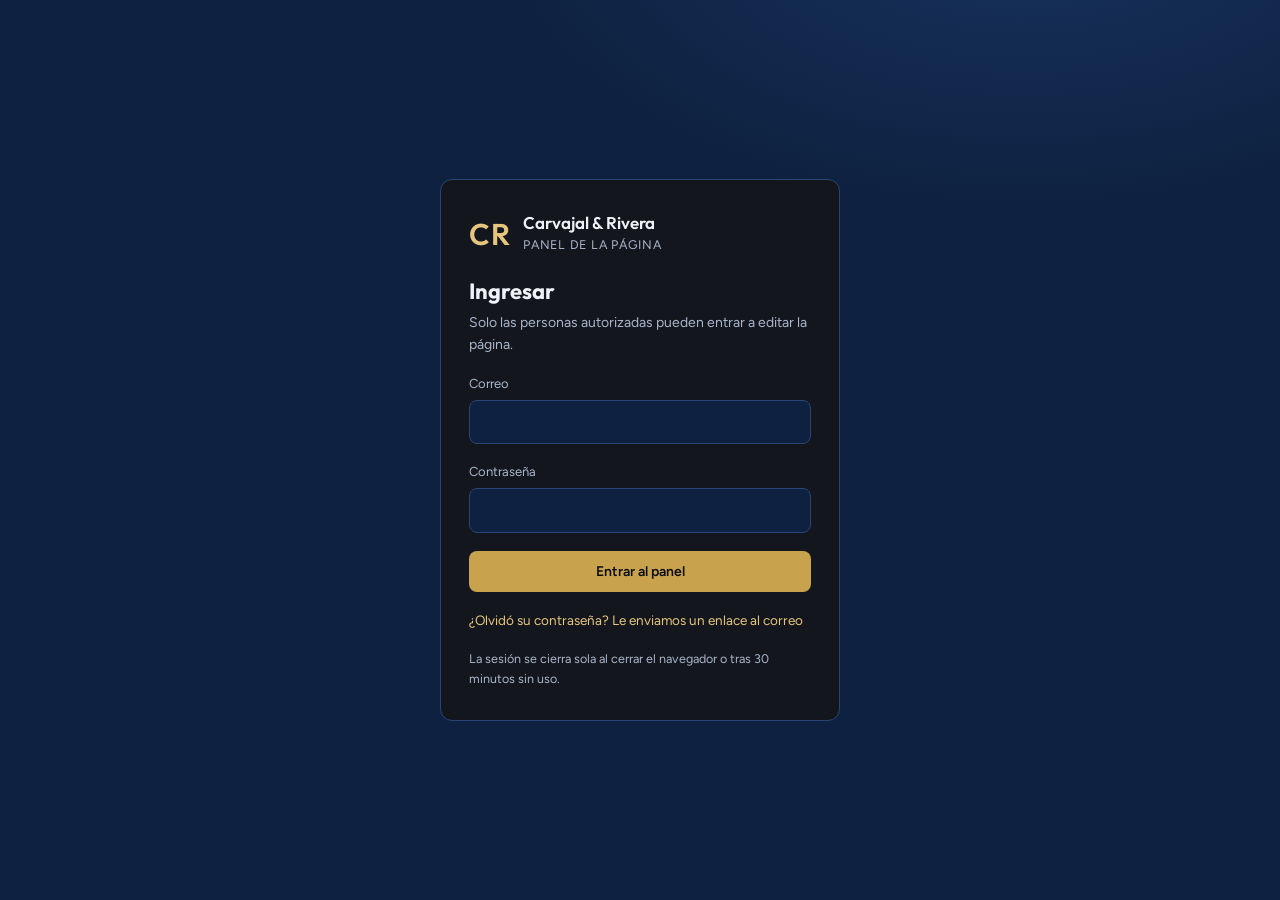
<file: admin/index.html>
<!doctype html>
<html lang="es">
<head>
<meta charset="utf-8">
<meta name="viewport" content="width=device-width,initial-scale=1,viewport-fit=cover">
<meta name="robots" content="noindex,nofollow">
<title>Panel de la página · Carvajal &amp; Rivera</title>
<link rel="icon" href="../favicon.ico" sizes="any">
<link rel="stylesheet" href="https://fonts.googleapis.com/css2?family=Outfit:wght@400;500;600;700&family=Figtree:wght@400;500;600&family=JetBrains+Mono:wght@400;500&display=swap">
<style>
:root{
  --ink:#0e2140; --ink2:#132a4f; --ink3:#18335e; --line:#2a4573;
  --black:#0a0c10; --black2:#13161c;
  --gold:#c9a24d; --gold2:#e6c67f; --olive:#6b7b3a; --olive2:#9aab5c;
  --fg:#eef2f8; --mut:#a9b6cc; --warn:#e0a84a; --bad:#d9705f;
  --f-head:"Outfit",system-ui,sans-serif; --f-body:"Figtree",system-ui,sans-serif; --f-mono:"JetBrains Mono",ui-monospace,monospace;
  color-scheme:dark;
}
*{box-sizing:border-box}
html,body{min-height:100%}
body{margin:0;background:var(--ink);color:var(--fg);font:15px/1.55 var(--f-body)}
[hidden]{display:none!important}
h1,h2,h3{font-family:var(--f-head);text-wrap:balance;margin:0}
button,input,textarea,select{font:inherit;color:inherit}
:focus-visible{outline:2px solid var(--gold2);outline-offset:2px}
a{color:var(--gold2)}

#login{min-height:100vh;display:grid;place-items:center;padding:40px max(16px,env(safe-area-inset-left,0px));
  background:radial-gradient(900px 500px at 80% -10%,var(--ink3),transparent 60%),var(--ink)}
.card{width:100%;max-width:400px;background:var(--black2);border:1px solid var(--line);border-radius:12px;padding:32px 28px;display:grid;gap:18px}
.marca{display:flex;align-items:center;gap:12px}
.logo{flex:none;font:600 30px/1 var(--f-head);color:var(--gold2);letter-spacing:1px}
.marca b{font:600 17px var(--f-head);display:block}
.marca small{color:var(--mut);font-size:12.5px;letter-spacing:.06em;text-transform:uppercase}
label{display:grid;gap:6px;font-size:13px;color:var(--mut)}
.in{width:100%;background:var(--ink);border:1px solid var(--line);border-radius:8px;padding:10px 12px;color:var(--fg);font-size:14.5px}
.in:focus{border-color:var(--gold);outline:none}
.rich{min-height:42px;line-height:1.5;white-space:pre-wrap;overflow-wrap:anywhere}
.rich b,.rich strong{color:var(--gold2)}
.btn{border:0;border-radius:8px;padding:10px 16px;font-weight:600;cursor:pointer;text-decoration:none;display:inline-flex;align-items:center;gap:6px;font-size:14px}
.btn:disabled{opacity:.55;cursor:wait}
.btn-oro{background:var(--gold);color:var(--black)}
.btn-oro:hover{background:var(--gold2)}
.btn-lin{background:transparent;border:1px solid var(--line);color:var(--fg)}
.btn-lin:hover{border-color:var(--gold)}
.btn-peq{padding:6px 10px;font-size:13px}
.btn-mal{background:transparent;border:1px solid rgba(217,112,95,.5);color:var(--bad)}
.link{background:none;border:0;color:var(--gold2);cursor:pointer;padding:0;font-size:13.5px;text-align:left}
.nota{font-size:12.5px;color:var(--mut);margin:0}
.error{background:rgba(217,112,95,.14);color:#f2a597;border-radius:8px;padding:10px 12px;font-size:13.5px}
.ok{background:rgba(154,171,92,.16);color:var(--olive2);border-radius:8px;padding:10px 12px;font-size:13.5px}

#panel{min-height:100vh;display:grid;grid-template-rows:auto 1fr}
.top{position:sticky;top:0;z-index:5;background:var(--black);border-bottom:1px solid var(--line);display:flex;align-items:center;gap:12px;padding:10px max(16px,env(safe-area-inset-right,0px)) 10px max(16px,env(safe-area-inset-left,0px));flex-wrap:wrap}
.top .marca{margin-right:auto}
.top .logo{font-size:26px}
.user{font-size:13px;color:var(--mut)}
.cuerpo{display:grid;grid-template-columns:240px minmax(0,1fr)}
nav{background:var(--ink2);border-right:1px solid var(--line);padding:14px 10px;display:grid;align-content:start;gap:2px;position:sticky;top:57px;max-height:calc(100vh - 57px);overflow:auto}
nav .grupo{font-size:11px;letter-spacing:.12em;text-transform:uppercase;color:var(--mut);padding:12px 12px 6px}
nav button{display:flex;justify-content:space-between;align-items:center;gap:8px;background:none;border:0;border-radius:8px;padding:8px 12px;text-align:left;cursor:pointer;color:var(--fg);font-size:14px}
nav button:hover{background:var(--ink3)}
nav button[aria-current="true"]{background:var(--ink);box-shadow:inset 3px 0 0 var(--gold);color:var(--gold2)}
.pill{font:500 11px var(--f-mono);background:var(--warn);color:var(--black);border-radius:20px;padding:1px 7px}
.punto{width:7px;height:7px;border-radius:50%;background:var(--gold)}
main{padding:24px clamp(16px,3vw,36px) 120px;min-width:0;display:grid;gap:20px;align-content:start}
.cab{display:flex;justify-content:space-between;align-items:flex-end;gap:14px;flex-wrap:wrap}
.cab p{margin:4px 0 0;color:var(--mut);font-size:14px;max-width:62ch}
.cab h2{font-size:24px}
.bloque{background:var(--ink2);border:1px solid var(--line);border-radius:10px;padding:18px;display:grid;gap:14px;min-width:0}
.bloque h3{font-size:15px;font-weight:600;color:var(--gold2)}
.campo{display:grid;gap:6px}
.campo .et{display:flex;justify-content:space-between;gap:10px;font-size:12.5px;color:var(--mut)}
.campo .et code{font:400 11px var(--f-mono);color:#6f80a0}
.campo.cambiado .in{border-color:var(--gold)}
.grid2{display:grid;grid-template-columns:repeat(2,minmax(0,1fr));gap:14px}
.fotos{display:grid;grid-template-columns:repeat(auto-fill,minmax(190px,1fr));gap:14px}
.foto{border:1px solid var(--line);border-radius:10px;overflow:hidden;background:var(--ink);display:grid}
.foto img{width:100%;aspect-ratio:4/3;object-fit:cover;background:var(--black2);display:block}
.foto .pie{padding:10px 12px;display:grid;gap:8px;font-size:13px}
.foto.cambiado{border-color:var(--gold)}
.item{border:1px solid var(--line);border-radius:10px;padding:14px;display:grid;gap:12px;background:var(--ink)}
.item .fila{display:flex;gap:8px;flex-wrap:wrap;align-items:center;justify-content:space-between}
.item .fila b{font-family:var(--f-head)}
table{width:100%;border-collapse:collapse;font-size:14px}
th{text-align:left;font-weight:500;color:var(--mut);font-size:12px;letter-spacing:.06em;text-transform:uppercase;padding:8px 10px;border-bottom:1px solid var(--line)}
td{padding:12px 10px;border-bottom:1px solid var(--line);vertical-align:top}
.tabla{overflow-x:auto}
.chip{display:inline-block;font-size:12px;border-radius:20px;padding:2px 9px;font-weight:600;white-space:nowrap}
.chip.pendiente{background:rgba(224,168,74,.16);color:var(--warn)}
.chip.publicada{background:rgba(154,171,92,.18);color:var(--olive2)}
.chip.rechazada{background:rgba(217,112,95,.14);color:var(--bad)}
.acc{display:flex;gap:6px;flex-wrap:wrap}
.estrellas{color:var(--gold2);letter-spacing:2px}
.barra{position:fixed;left:0;right:0;bottom:0;z-index:6;background:var(--black);border-top:1px solid var(--line);display:flex;align-items:center;gap:12px;justify-content:flex-end;flex-wrap:wrap;
  padding:12px max(16px,env(safe-area-inset-right,0px)) calc(12px + env(safe-area-inset-bottom,0px)) max(16px,env(safe-area-inset-left,0px))}
.barra span{margin-right:auto;font-size:13px;color:var(--mut)}
.barra span.hay{color:var(--gold2)}
.toast{position:fixed;left:50%;transform:translateX(-50%);bottom:calc(80px + env(safe-area-inset-bottom,0px));z-index:9;border-radius:8px;padding:10px 16px;font-weight:600;font-size:14px;max-width:calc(100vw - 32px)}
.toast.bien{background:var(--olive);color:#fff}
.toast.mal{background:#8a3428;color:#fff}
.cargando{color:var(--mut);padding:40px 0;text-align:center}
@media (max-width:820px){
  .cuerpo{grid-template-columns:1fr}
  nav{display:flex;overflow-x:auto;border-right:0;border-bottom:1px solid var(--line);padding:8px;position:static;max-height:none}
  nav .grupo{display:none}
  nav button{white-space:nowrap}
  .grid2{grid-template-columns:1fr}
}
@media (prefers-reduced-motion:reduce){*{transition:none!important}}
</style>
</head>
<body>

<!-- ===================== INGRESO ===================== -->
<section id="login">
  <form class="card" id="fLogin" autocomplete="on">
    <div class="marca"><div class="logo">CR</div><div><b>Carvajal &amp; Rivera</b><small>Panel de la página</small></div></div>
    <div id="vIngreso" style="display:grid;gap:18px">
      <div>
        <h1 style="font-size:22px">Ingresar</h1>
        <p class="nota" style="font-size:14px;margin-top:4px">Solo las personas autorizadas pueden entrar a editar la página.</p>
      </div>
      <label for="correo">Correo<input class="in" id="correo" type="email" required autocomplete="username"></label>
      <label for="clave">Contraseña<input class="in" id="clave" type="password" required autocomplete="current-password"></label>
      <button class="btn btn-oro" type="submit" id="bEntrar" style="justify-content:center">Entrar al panel</button>
      <button class="link" type="button" id="olvido">¿Olvidó su contraseña? Le enviamos un enlace al correo</button>
    </div>
    <div id="vNueva" hidden style="display:grid;gap:18px">
      <div>
        <h1 style="font-size:22px">Cree su contraseña nueva</h1>
        <p class="nota" style="font-size:14px;margin-top:4px">Use al menos 10 caracteres. Es la misma cuenta con la que entra a la app del despacho.</p>
      </div>
      <label for="nueva1">Contraseña nueva<input class="in" id="nueva1" type="password" minlength="10" autocomplete="new-password"></label>
      <label for="nueva2">Repítala<input class="in" id="nueva2" type="password" minlength="10" autocomplete="new-password"></label>
      <button class="btn btn-oro" type="button" id="bNueva" style="justify-content:center">Guardar contraseña y entrar</button>
    </div>
    <div id="msgLogin" hidden></div>
    <p class="nota">La sesión se cierra sola al cerrar el navegador o tras 30 minutos sin uso.</p>
  </form>
</section>

<!-- ===================== PANEL ===================== -->
<section id="panel" hidden>
  <header class="top">
    <div class="marca"><div class="logo">CR</div><div><b>Panel de la página</b><small>Carvajal &amp; Rivera</small></div></div>
    <span class="user" id="quien"></span>
    <a class="btn btn-lin btn-peq" href="../" target="_blank" rel="noopener">Ver página</a>
    <button class="btn btn-lin btn-peq" id="salir" type="button">Salir</button>
  </header>
  <div class="cuerpo">
    <nav id="menu" aria-label="Secciones"></nav>
    <main id="vista"><p class="cargando">Cargando el contenido de la página…</p></main>
  </div>
  <div class="barra">
    <span id="cambios">Sin cambios</span>
    <button class="btn btn-lin" id="descartar" type="button">Descartar</button>
    <button class="btn btn-oro" id="guardar" type="button">Guardar y publicar</button>
  </div>
</section>
<div class="toast" id="toast" hidden role="status"></div>

<script>
(function(){
"use strict";
const SB="https://sivyucfhpqxhvaavfgpf.supabase.co"; // base propia de la página (cuenta de la firma, aparte de la app)
const KEY="eyJhbGciOiJIUzI1NiIsInR5cCI6IkpXVCJ9.eyJpc3MiOiJzdXBhYmFzZSIsInJlZiI6InNpdnl1Y2ZocHF4aHZhYXZmZ3BmIiwicm9sZSI6ImFub24iLCJpYXQiOjE3OTQ3NDg5MTAsImV4cCI6MjExMDMyNDkxMH0.9XbxWiCaECnqhJOVeGb4r-uVPrlezDwx5xaw7YhR0KY";
const BUCKET="web-carvajal-rivera";
const $=s=>document.querySelector(s), $$=s=>[...document.querySelectorAll(s)];
const esc=s=>String(s??"").replace(/[&<>"]/g,c=>({"&":"&amp;","<":"&lt;",">":"&gt;",'"':"&quot;"}[c]));

/* ---------------- sesión (se guarda solo mientras el navegador esté abierto) ---------------- */
let S=null;
function leerSesion(){try{return JSON.parse(sessionStorage.getItem("cr_panel")||"null")}catch(_){return null}}
function guardarSesion(s){S=s;try{s?sessionStorage.setItem("cr_panel",JSON.stringify(s)):sessionStorage.removeItem("cr_panel")}catch(_){}}
async function auth(ruta,cuerpo,metodo,token){
  const r=await fetch(SB+"/auth/v1/"+ruta,{method:metodo||"POST",headers:{apikey:KEY,"Content-Type":"application/json",...(token?{Authorization:"Bearer "+token}:{})},body:cuerpo?JSON.stringify(cuerpo):undefined});
  const j=await r.json().catch(()=>({}));
  if(!r.ok)throw Object.assign(new Error(j.error_description||j.msg||j.message||"error"),{codigo:j.error_code||j.error||r.status});
  return j;
}
function sesionDe(j){return{token:j.access_token,refresco:j.refresh_token,vence:Date.now()+(j.expires_in||3600)*1000,correo:(j.user&&j.user.email)||""}}
async function token(){
  if(!S)throw new Error("sin sesión");
  if(Date.now()>S.vence-60000){const j=await auth("token?grant_type=refresh_token",{refresh_token:S.refresco});guardarSesion({...sesionDe(j),correo:S.correo});}
  return S.token;
}
async function api(ruta,op={}){
  const t=await token();
  const r=await fetch(SB+"/rest/v1/"+ruta,{...op,headers:{apikey:KEY,Authorization:"Bearer "+t,"Content-Type":"application/json",...(op.headers||{})}});
  if(!r.ok){const j=await r.json().catch(()=>({}));throw new Error(j.message||("Error "+r.status));}
  return r.status===204?null:r.json().catch(()=>null);
}
async function esAdmin(){const r=await api("rpc/web_es_admin",{method:"POST",body:"{}"});return r===true;}

/* inactividad: 30 minutos */
let ultimo=Date.now();["click","keydown","input","pointermove"].forEach(e=>addEventListener(e,()=>ultimo=Date.now(),{passive:true}));
setInterval(()=>{if(S&&Date.now()-ultimo>30*60000){salir("Su sesión se cerró por 30 minutos sin uso. Vuelva a ingresar.")}},30000);

function msgLogin(txt,bien){const m=$("#msgLogin");m.hidden=!txt;m.className=bien?"ok":"error";m.textContent=txt||"";}
function traducir(e){
  const c=String(e.codigo||""),m=String(e.message||"");
  if(c==="invalid_credentials"||/invalid login/i.test(m))return"El correo o la contraseña no coinciden. Revíselos e intente otra vez.";
  if(/email not confirmed/i.test(m))return"Ese correo aún no está confirmado.";
  if(c==="over_email_send_rate_limit"||/rate limit|seconds/i.test(m))return"Ya le enviamos un correo hace poco. Espere un minuto y vuelva a intentarlo.";
  if(/weak|password should/i.test(m))return"La contraseña es muy débil. Use al menos 10 caracteres, con letras y números.";
  if(/failed to fetch|network/i.test(m))return"No hay conexión con el servidor. Revise su internet.";
  return"No se pudo completar: "+m;
}

$("#fLogin").addEventListener("submit",async e=>{
  e.preventDefault();if(!SB){msgLogin("El panel aún no está conectado a su base de datos propia. Estará listo muy pronto.");return;}if(!$("#vIngreso").offsetParent)return;
  const b=$("#bEntrar");b.disabled=true;b.textContent="Entrando…";msgLogin("");
  try{
    const j=await auth("token?grant_type=password",{email:$("#correo").value.trim(),password:$("#clave").value});
    guardarSesion(sesionDe(j));$("#clave").value="";
    await entrar();
  }catch(err){msgLogin(err.message==="sin permiso"?"Esta cuenta no tiene permiso para editar la página.":traducir(err));}
  b.disabled=false;b.textContent="Entrar al panel";
});
$("#olvido").onclick=async()=>{
  const c=$("#correo").value.trim();
  if(!c){msgLogin("Escriba primero su correo y vuelva a tocar este enlace.");$("#correo").focus();return;}
  try{await auth("recover?redirect_to="+encodeURIComponent(location.origin+location.pathname),{email:c});
    msgLogin("Listo. Si el correo está autorizado, le llegará un enlace para crear una contraseña nueva. Revise también la carpeta de spam.",true);}
  catch(err){msgLogin(traducir(err));}
};
$("#bNueva").onclick=async()=>{
  const a=$("#nueva1").value,b=$("#nueva2").value;
  if(a.length<10){msgLogin("Use al menos 10 caracteres.");return;}
  if(a!==b){msgLogin("Las dos contraseñas no coinciden.");return;}
  try{const u=await auth("user",{password:a},"PUT",await token());S.correo=u.email||"";guardarSesion(S);$("#nueva1").value=$("#nueva2").value="";await entrar();}
  catch(err){msgLogin(traducir(err));}
};
$("#salir").onclick=()=>salir();
async function salir(txt){
  if(S){try{await auth("logout",null,"POST",S.token)}catch(_){}}
  guardarSesion(null);$("#panel").hidden=true;$("#login").hidden=false;$("#vNueva").hidden=true;$("#vIngreso").hidden=false;msgLogin(txt||"",false);if(!txt)$("#msgLogin").hidden=true;
}
async function entrar(){
  if(!(await esAdmin())){guardarSesion(null);throw new Error("sin permiso");}
  $("#login").hidden=true;$("#panel").hidden=false;$("#quien").textContent=S.correo;
  await cargar();
}

/* ---------------- contenido ---------------- */
const GRUPOS=[
  ["Datos generales",[["datos","Datos de contacto"]]],
  ["Página",[["barra","Barra superior"],["menu_movil","Menú del celular"],["portada","Portada"],["atajos","Atajos de herramientas"],["nosotros","Quiénes somos y equipo"],["areas","Áreas del derecho"],["proceso","Cómo trabajamos"]]],
  ["Herramientas",[["insolvencia","Calculadora de insolvencia"],["embargos","Calculadora de embargos"],["juego","Juego El Expediente"],["peticiones","Derechos de petición"],["cursos","Cursos"]]],
  ["Clientes",[["resenas","Reseñas"],["contacto","Contacto"],["whatsapp","Chat de WhatsApp"],["modal_resena","Ventana para dejar reseña"],["pie","Pie de página"]]]
];
const ICONOS={ins:"Insolvencia (barras)",fam:"Familia (personas)",civ:"Civil (balanza)",lab:"Laboral (maletín)",car:"Cartera (casa)",con:"Contrato (documento)",tra:"Tránsito (carro)",adm:"Administrativo (edificio)",pen2:"Pensiones (persona)",pen:"Penal (escudo)"};
const DATOS_CAMPOS=[
  ["whatsapp","WhatsApp y teléfono (10 dígitos)","3146131086"],
  ["correo","Correo que se muestra","abg.carvajalrivera@gmail.com"],
  ["correo_formularios","Correo que recibe los formularios","abg.carvajalrivera@gmail.com"],
  ["direccion_completa","Dirección para el mapa y el botón Copiar","Calle 29 #6B-10, barrio Taminaca 2, Santa Marta, Magdalena"],
  ["horario","Horario (frase)","lunes a viernes, 9:00 a. m. a 5:00 p. m."],
  ["hora_abre","Hora de apertura (0 a 23, hora de Colombia)","9"],
  ["hora_cierra","Hora de cierre (0 a 23)","17"],
  ["facebook","Enlace de Facebook","https://www.facebook.com/carvajalyrivera"],
  ["instagram","Enlace de Instagram","https://www.instagram.com/abg_carvajalyrivera"],
  ["tiktok","Enlace de TikTok (escriba - para ocultarlo)","https://www.tiktok.com/@abg_carvajalyrivera"],
  ["youtube","Enlace de YouTube (escriba - para ocultarlo)","https://www.youtube.com/@abg_carvajalyrivera"]
];
let BASE={elementos:[],listas:{}};   // lo original de la página
let GUARD={textos:{},imagenes:{},listas:{}}; // lo guardado en la base
let EDIT=null;                         // lo que se está editando
let actual="datos", resenas=[];

function clon(o){return JSON.parse(JSON.stringify(o))}
function literal(txt,desde){ // extrae un arreglo [ ... ] de JavaScript a partir de una posición
  const i=txt.indexOf("[",desde);if(i<0)return null;let n=0,str=null;
  for(let k=i;k<txt.length;k++){const c=txt[k];
    if(str){if(c==="\\"){k++;continue}if(c===str)str=null;continue}
    if(c==='"'||c==="'"||c==="`"){str=c;continue}
    if(c==="[")n++;else if(c==="]"){n--;if(!n){try{return Function("return "+txt.slice(i,k+1))()}catch(_){return null}}}}
  return null;
}
function tras(txt,marca){const i=txt.indexOf(marca);return i<0?null:literal(txt,i+marca.length);}
async function leerBase(){
  const html=await (await fetch("../index.html",{cache:"no-store"})).text();
  const doc=new DOMParser().parseFromString(html,"text/html");
  BASE.elementos=[...doc.querySelectorAll("[data-e]")].map(el=>({k:el.getAttribute("data-e"),img:el.tagName==="IMG",
    v:el.tagName==="IMG"?new URL(el.getAttribute("src"),new URL("../",location.href)).href:(el.hasAttribute("data-count")?el.getAttribute("data-count")+(el.getAttribute("data-suffix")||""):el.innerHTML.trim()),
    alt:el.getAttribute("alt")||""}));
  const js=[...doc.querySelectorAll("script:not([src])")].map(s=>s.textContent).join("\n");
  const m1=js.match(/mision:"<p>([\s\S]*?)<\/p>"/),m2=js.match(/vision:"<p>([\s\S]*?)<\/p>"/),sm=js.match(/\|\|(\d{6,8});\s*\/\/ salario/);
  BASE.listas={
    palabras:tras(js,"L.palabras:")||[],
    mision:m1?m1[1]:"",vision:m2?m2[1]:"",
    valores:tras(js,"valores:'<div class=\"values\">'+")||[],
    areas:tras(js,"const areasDef=")||[],
    smlmv:sm?+sm[1]:1750905,smlmv_anio:"2026",
    resenas:tras(js,"const revsDef=")||[],
    documentos:tras(js,"const docsDef=")||[],
    temas:tras(js,"L.temas:")||[],
    wa_saludo:"¡Hola! 👋 Somos Darío y Mileidi, de Carvajal & Rivera. ¿En qué le podemos ayudar?",
    wa_respuestas:tras(js,"L.wa_respuestas:")||[],
    datos:Object.fromEntries(DATOS_CAMPOS.map(c=>[c[0],c[2]]))
  };
}
async function cargar(){
  $("#vista").innerHTML='<p class="cargando">Cargando el contenido de la página…</p>';
  try{
    await leerBase();
    const filas=await api("web_contenido?select=clave,valor");
    GUARD={textos:{},imagenes:{},listas:{}};filas.forEach(f=>GUARD[f.clave]=f.valor||{});
    resenas=await api("web_resenas?select=*&order=creado.desc");
    nuevoBorrador();menu();mostrar(actual);
  }catch(err){$("#vista").innerHTML=`<div class="error">No se pudo cargar el contenido: ${esc(err.message)}. Recargue la página.</div>`;}
}
function nuevoBorrador(){
  EDIT={textos:clon(GUARD.textos||{}),imagenes:clon(GUARD.imagenes||{}),listas:clon(GUARD.listas||{})};
  pintarCambios();
}
function lista(k){return EDIT.listas[k]!==undefined?EDIT.listas[k]:BASE.listas[k];}
function setLista(k,v){EDIT.listas[k]=v;pintarCambios();}
function hayCambios(){return["textos","imagenes","listas"].filter(k=>JSON.stringify(EDIT[k]||{})!==JSON.stringify(GUARD[k]||{}));}
function pintarCambios(){const n=hayCambios().length,s=$("#cambios");s.textContent=n?"Hay cambios sin publicar":"Sin cambios";s.classList.toggle("hay",!!n);}
addEventListener("beforeunload",e=>{if(EDIT&&hayCambios().length){e.preventDefault();e.returnValue="";}});

function menu(){
  const pend=resenas.filter(r=>r.estado==="pendiente").length;
  $("#menu").innerHTML=GRUPOS.map(g=>`<div class="grupo">${g[0]}</div>`+g[1].map(s=>`<button type="button" data-s="${s[0]}" ${s[0]===actual?'aria-current="true"':""}><span>${s[1]}</span>${s[0]==="resenas"&&pend?`<span class="pill">${pend}</span>`:""}</button>`).join("")).join("");
  $$("#menu button").forEach(b=>b.onclick=()=>{actual=b.dataset.s;$$("#menu button").forEach(x=>x.removeAttribute("aria-current"));b.setAttribute("aria-current","true");mostrar(actual);scrollTo(0,0);});
}
const titulo=k=>GRUPOS.flatMap(g=>g[1]).find(s=>s[0]===k)?.[1]||k;

/* ---- texto enriquecido limitado: negrilla, cursiva, saltos de línea y enlaces ---- */
function limpiarHTML(h){
  const t=document.createElement("template");t.innerHTML=h;
  (function rec(n){[...n.childNodes].forEach(c=>{
    if(c.nodeType===3)return;
    if(c.nodeType!==1){c.remove();return}
    const tg=c.tagName.toLowerCase();rec(c);
    if(["b","strong","i","em","br","q"].includes(tg)){[...c.attributes].forEach(a=>c.removeAttribute(a.name));return}
    if(tg==="a"){const h=c.getAttribute("href")||"";[...c.attributes].forEach(a=>{if(!["href","target","rel"].includes(a.name))c.removeAttribute(a.name)});if(/^\s*javascript:/i.test(h))c.removeAttribute("href");return}
    if(tg==="div"||tg==="p"){c.before(document.createElement("br"))}
    c.replaceWith(...c.childNodes);
  })})(t.content);
  return t.innerHTML.replace(/^(<br>)+|(<br>)+$/g,"").trim();
}
function campoTexto(el){
  const v=EDIT.textos[el.k]!==undefined?EDIT.textos[el.k]:el.v,cam=EDIT.textos[el.k]!==undefined&&EDIT.textos[el.k]!==el.v;
  const largo=String(el.v).replace(/<[^>]*>/g,"").length;
  const etiqueta=largo>70?"Párrafo":largo>30?"Frase":"Texto corto";
  return `<div class="campo${cam?" cambiado":""}" data-k="${el.k}"><div class="et"><span>${etiqueta}</span><span>${cam?'<button type="button" class="link" data-rest="'+el.k+'">Volver al original</button>':""} <code>${el.k}</code></span></div><div class="in rich" contenteditable="true" role="textbox" aria-multiline="true" aria-label="${etiqueta} ${el.k}">${v}</div></div>`;
}
function campoImagen(el){
  const v=EDIT.imagenes[el.k]||el.v,cam=!!EDIT.imagenes[el.k];
  return `<div class="foto${cam?" cambiado":""}" data-k="${el.k}"><img src="${esc(v)}" alt="${esc(el.alt)}"><div class="pie"><b>${esc(el.alt||"Imagen")}</b><label class="btn btn-lin btn-peq" style="justify-content:center;cursor:pointer">Cambiar imagen<input type="file" accept="image/jpeg,image/png,image/webp" hidden data-subir="${el.k}"></label>${cam?`<button type="button" class="link" data-restimg="${el.k}">Volver a la original</button>`:""}</div></div>`;
}
function bloqueTextos(sec){
  const els=BASE.elementos.filter(e=>e.k.replace(/_\d+$/,"")===sec);
  const imgs=els.filter(e=>e.img),txt=els.filter(e=>!e.img);
  let h="";
  if(imgs.length)h+=`<div class="bloque"><h3>Imágenes</h3><p class="nota">Fotos JPG, PNG o WEBP de máximo 10 MB. Se publican tal cual, sin retoques.</p><div class="fotos">${imgs.map(campoImagen).join("")}</div></div>`;
  if(txt.length)h+=`<div class="bloque"><h3>Textos</h3><p class="nota">Escriba directamente. Para poner algo en negrilla, selecciónelo y oprima Ctrl+B (en el celular, mantenga presionado).</p>${txt.map(campoTexto).join("")}</div>`;
  return h;
}

/* ---- editores de listas ---- */
function inp(id,val,ph,attrs){return `<input class="in" data-l="${id}" value="${esc(val)}" placeholder="${esc(ph||"")}" ${attrs||""}>`}
function area(id,val,filas){return `<textarea class="in" data-l="${id}" rows="${filas||3}">${esc(val)}</textarea>`}
function editorListas(sec){
  const L=k=>lista(k);let h="";
  if(sec==="datos"){
    const d={...BASE.listas.datos,...(L("datos")||{})};
    h+=`<div class="bloque"><h3>Datos que se usan en toda la página</h3><p class="nota">Estos datos alimentan el botón de WhatsApp, los botones de copiar, el mapa, las redes y los formularios. Al cambiar el WhatsApp o el correo, también cambian en todos los lugares donde aparecen escritos en la página. La dirección y el horario escritos se cambian en «Contacto» y en «Pie de página».</p><div class="grid2">${DATOS_CAMPOS.map(c=>`<label>${c[1]}${inp("datos."+c[0],d[c[0]]??"",c[2])}</label>`).join("")}</div></div>`;
  }
  if(sec==="portada"){
    h+=`<div class="bloque"><h3>Palabras que cambian en el título</h3><p class="nota">Una por línea. Aparecen después de «Protegemos».</p>${area("palabras",(L("palabras")||[]).join("\n"),5)}</div>`;
  }
  if(sec==="nosotros"){
    h+=`<div class="bloque"><h3>Misión, visión y valores</h3><label>Misión${area("mision",L("mision"),3)}</label><label>Visión${area("vision",L("vision"),3)}</label>
      <label>Valores: uno por línea, con el formato «Nombre | Descripción»${area("valores",(L("valores")||[]).map(v=>v[0]+" | "+v[1]).join("\n"),6)}</label></div>`;
  }
  if(sec==="areas"){
    const as=L("areas")||[];
    h+=`<div class="bloque"><div class="fila" style="display:flex;justify-content:space-between;gap:10px;flex-wrap:wrap;align-items:center"><h3>Áreas (${as.length})</h3><button type="button" class="btn btn-oro btn-peq" data-acc="area+">Agregar área</button></div>
    ${as.map((a,i)=>`<div class="item"><div class="fila"><b>${i+1}. ${esc(a[1]||"Área nueva")}</b><span class="acc"><button type="button" class="btn btn-lin btn-peq" data-acc="area^" data-i="${i}" ${i?"":"disabled"}>Subir</button><button type="button" class="btn btn-mal btn-peq" data-acc="area-" data-i="${i}">Quitar</button></span></div>
      <div class="grid2"><label>Nombre${inp("areas."+i+".1",a[1])}</label><label>Ícono<select class="in" data-l="areas.${i}.0">${Object.entries(ICONOS).map(([k,t])=>`<option value="${k}" ${k===a[0]?"selected":""}>${t}</option>`).join("")}</select></label></div>
      <label>Descripción${area("areas."+i+".2",a[2],3)}</label><label>Casos que atendemos (uno por línea)${area("areas."+i+".3",(a[3]||[]).join("\n"),4)}</label></div>`).join("")}</div>`;
  }
  if(sec==="embargos"){
    h+=`<div class="bloque"><h3>Salario mínimo</h3><div class="grid2"><label>Salario mínimo mensual vigente (pesos)${inp("smlmv",L("smlmv"),"1750905",'inputmode="numeric" style="font-family:var(--f-mono)"')}</label><label>Año${inp("smlmv_anio",L("smlmv_anio"),"2026")}</label></div><p class="nota">La calculadora de embargos usa este valor de inmediato.</p></div>`;
  }
  if(sec==="resenas"){
    const pend=resenas.filter(r=>r.estado==="pendiente");
    h+=`<div class="bloque"><h3>Reseñas que dejaron los clientes en la página</h3><p class="nota">Una reseña nueva no aparece en la página hasta que usted la publica. Estas acciones se aplican de inmediato.</p>
      ${resenas.length?`<div class="tabla"><table><tr><th>Cliente</th><th>Reseña</th><th>Estado</th><th></th></tr>${resenas.map(r=>`<tr><td><b>${esc(r.nombre)}</b><br><span class="nota">${esc(r.tema||"")} · ${new Date(r.creado).toLocaleDateString("es-CO",{timeZone:"America/Bogota"})}</span></td><td><span class="estrellas">${"★".repeat(r.estrellas)}${"☆".repeat(5-r.estrellas)}</span><br>${esc(r.texto)}</td><td><span class="chip ${r.estado}">${{pendiente:"Por revisar",publicada:"Publicada",rechazada:"Rechazada"}[r.estado]}</span></td><td class="acc">${r.estado!=="publicada"?`<button type="button" class="btn btn-oro btn-peq" data-res="publicada" data-id="${r.id}">Publicar</button>`:`<button type="button" class="btn btn-lin btn-peq" data-res="pendiente" data-id="${r.id}">Ocultar</button>`}${r.estado==="pendiente"?`<button type="button" class="btn btn-lin btn-peq" data-res="rechazada" data-id="${r.id}">Rechazar</button>`:""}<button type="button" class="btn btn-mal btn-peq" data-res="borrar" data-id="${r.id}">Borrar</button></td></tr>`).join("")}</table></div>`:`<p class="nota">Todavía no han llegado reseñas desde la página.</p>`}
      ${pend.length?`<p class="nota">${pend.length} por revisar.</p>`:""}</div>`;
    const rs=L("resenas")||[];
    h+=`<div class="bloque"><div style="display:flex;justify-content:space-between;gap:10px;flex-wrap:wrap;align-items:center"><h3>Reseñas fijas (del sitio anterior)</h3><button type="button" class="btn btn-oro btn-peq" data-acc="res+">Agregar reseña fija</button></div><p class="nota">Solo reseñas reales de clientes.</p>
      ${rs.map((r,i)=>`<div class="item"><div class="fila"><b>${esc(r.n||"Nueva")}</b><button type="button" class="btn btn-mal btn-peq" data-acc="res-" data-i="${i}">Quitar</button></div><div class="grid2"><label>Nombre${inp("resenas."+i+".n",r.n)}</label><label>Fecha${inp("resenas."+i+".f",r.f,"dd/mm/aaaa")}</label><label>Tema${inp("resenas."+i+".t",r.t)}</label><label>Estrellas (1 a 5)${inp("resenas."+i+".e",r.e||5,"5",'inputmode="numeric"')}</label></div><label>Opinión${area("resenas."+i+".x",r.x,3)}</label></div>`).join("")}</div>`;
  }
  if(sec==="peticiones"){
    const ds=L("documentos")||[];
    h+=`<div class="bloque"><div style="display:flex;justify-content:space-between;gap:10px;flex-wrap:wrap;align-items:center"><h3>Modelos en Word (${ds.length})</h3><label class="btn btn-oro btn-peq" style="cursor:pointer">Subir Word nuevo<input type="file" hidden accept=".docx,application/vnd.openxmlformats-officedocument.wordprocessingml.document" data-doc="nuevo"></label></div><p class="nota">Las categorías de los filtros se crean solas con lo que escriba en «Categoría».</p>
      ${ds.map((d,i)=>`<div class="item"><div class="fila"><b>${esc(d.t||"Modelo nuevo")}</b><span class="acc"><a class="btn btn-lin btn-peq" href="${esc(/^https?:/.test(d.f)?d.f:"../documentos/"+d.f)}" target="_blank" rel="noopener">Descargar</a><label class="btn btn-lin btn-peq" style="cursor:pointer">Reemplazar Word<input type="file" hidden accept=".docx" data-doc="${i}"></label><button type="button" class="btn btn-lin btn-peq" data-acc="doc~" data-i="${i}">${d.oculto?"Mostrar":"Ocultar"}</button><button type="button" class="btn btn-mal btn-peq" data-acc="doc-" data-i="${i}">Quitar</button></span></div>
        ${d.oculto?'<span class="chip rechazada">Oculto en la página</span>':""}
        <div class="grid2"><label>Título${inp("documentos."+i+".t",d.t)}</label><label>Categoría${inp("documentos."+i+".c",d.c,"Salud")}</label></div><label>Descripción${area("documentos."+i+".d",d.d,2)}</label><label>Palabras para el buscador${inp("documentos."+i+".k",d.k,"eps salud cita")}</label><p class="nota" style="font-family:var(--f-mono);font-size:11.5px">${esc(String(d.f).split("/").pop())}</p></div>`).join("")}</div>`;
  }
  if(sec==="contacto"){
    h+=`<div class="bloque"><h3>Temas del formulario</h3><p class="nota">Uno por línea. Son los botones de «¿Sobre qué tema es su consulta?».</p>${area("temas",(L("temas")||[]).join("\n"),6)}</div>`;
  }
  if(sec==="whatsapp"){
    h+=`<div class="bloque"><h3>Conversación de bienvenida</h3><label>Saludo${area("wa_saludo",L("wa_saludo"),2)}</label><label>Respuestas rápidas: una por línea, con el formato «Botón | Mensaje que se envía»${area("wa_respuestas",(L("wa_respuestas")||[]).map(q=>q[0]+" | "+q[1]).join("\n"),5)}</label></div>`;
  }
  return h;
}
function mostrar(sec){
  const intro={datos:"Teléfono, correo, dirección, horario y redes que usa toda la página.",resenas:"Apruebe las reseñas nuevas y edite los textos de la sección.",peticiones:"Suba, reemplace u oculte los modelos en Word de la biblioteca.",embargos:"Textos de la calculadora y el salario mínimo que usa."}[sec]||"Cambie los textos y las imágenes de esta sección.";
  $("#vista").innerHTML=`<div class="cab"><div><h2>${titulo(sec)}</h2><p>${intro}</p></div><a class="btn btn-lin btn-peq" href="../#${{portada:"inicio",proceso:"areas",modal_resena:"resenas",whatsapp:"contacto",pie:"contacto",barra:"inicio",menu_movil:"inicio",atajos:"inicio",datos:"contacto"}[sec]||sec}" target="_blank" rel="noopener">Ver esta sección</a></div>`+editorListas(sec)+bloqueTextos(sec);
}

/* ---- eventos del editor ---- */
const v=$("#vista");
v.addEventListener("input",e=>{
  const c=e.target.closest(".campo");
  if(c&&e.target.isContentEditable){const k=c.dataset.k,base=BASE.elementos.find(x=>x.k===k).v,h=limpiarHTML(e.target.innerHTML);
    if(h===base)delete EDIT.textos[k];else EDIT.textos[k]=h;c.classList.toggle("cambiado",h!==base);pintarCambios();return;}
  const l=e.target.dataset.l;if(!l)return;
  const val=e.target.value,[k,...ruta]=l.split(".");
  if(k==="datos"){const d={...(lista("datos")||{})};d[ruta[0]]=val.trim();setLista("datos",d);return;}
  if(["palabras","temas"].includes(k)){setLista(k,val.split("\n").map(s=>s.trim()).filter(Boolean));return;}
  if(k==="valores"||k==="wa_respuestas"){setLista(k,val.split("\n").map(s=>s.split("|").map(x=>x.trim())).filter(p=>p[0]).map(p=>[p[0],p.slice(1).join(" | ")||""]));return;}
  if(k==="smlmv"){setLista(k,Number(val.replace(/\D/g,""))||0);return;}
  if(!ruta.length){setLista(k,val);return;}
  const arr=clon(lista(k)||[]),i=+ruta[0],campo=ruta[1];
  if(k==="areas"){arr[i][+campo]=campo==="3"?val.split("\n").map(s=>s.trim()).filter(Boolean):val;}
  else if(k==="resenas"&&campo==="e"){arr[i].e=Math.max(1,Math.min(5,+val||5));}
  else arr[i][campo]=val;
  setLista(k,arr);
  const b=e.target.closest(".item")?.querySelector(".fila b");if(b&&(campo==="1"||campo==="t"||campo==="n"))b.textContent=(k==="areas"?(i+1)+". ":"")+(val||"…");
});
v.addEventListener("keydown",e=>{if(e.target.isContentEditable&&e.key==="Enter"&&!e.shiftKey){e.preventDefault();document.execCommand("insertLineBreak");}});
v.addEventListener("paste",e=>{if(e.target.closest&&e.target.closest("[contenteditable]")){e.preventDefault();document.execCommand("insertText",false,(e.clipboardData||window.clipboardData).getData("text"));}});
v.addEventListener("click",async e=>{
  const t=e.target.closest("button,[data-rest],[data-restimg]");if(!t)return;
  if(t.dataset.rest){delete EDIT.textos[t.dataset.rest];pintarCambios();mostrar(actual);return;}
  if(t.dataset.restimg){delete EDIT.imagenes[t.dataset.restimg];pintarCambios();mostrar(actual);return;}
  const acc=t.dataset.acc,i=+t.dataset.i;
  if(acc){
    if(acc==="area+"){const a=clon(lista("areas"));a.push(["civ","Área nueva","",[]]);setLista("areas",a);}
    if(acc==="area-"){if(!confirmar(t,"¿Quitar esta área?"))return;const a=clon(lista("areas"));a.splice(i,1);setLista("areas",a);}
    if(acc==="area^"){const a=clon(lista("areas"));[a[i-1],a[i]]=[a[i],a[i-1]];setLista("areas",a);}
    if(acc==="res+"){const a=clon(lista("resenas"));a.push({n:"",f:"",t:"",x:"",e:5});setLista("resenas",a);}
    if(acc==="res-"){if(!confirmar(t,"¿Quitar?"))return;const a=clon(lista("resenas"));a.splice(i,1);setLista("resenas",a);}
    if(acc==="doc~"){const a=clon(lista("documentos"));a[i].oculto=!a[i].oculto;setLista("documentos",a);}
    if(acc==="doc-"){if(!confirmar(t,"¿Quitar este modelo?"))return;const a=clon(lista("documentos"));a.splice(i,1);setLista("documentos",a);}
    mostrar(actual);return;
  }
  if(t.dataset.res){
    const id=t.dataset.id,est=t.dataset.res;
    if(est==="borrar"&&!confirmar(t,"¿Borrar definitivamente?"))return;
    t.disabled=true;
    try{
      if(est==="borrar")await api("web_resenas?id=eq."+id,{method:"DELETE",headers:{Prefer:"return=minimal"}});
      else await api("web_resenas?id=eq."+id,{method:"PATCH",headers:{Prefer:"return=minimal"},body:JSON.stringify({estado:est})});
      resenas=await api("web_resenas?select=*&order=creado.desc");menu();mostrar(actual);
      aviso(est==="publicada"?"Reseña publicada en la página":est==="borrar"?"Reseña borrada":"Listo",true);
    }catch(err){aviso("No se pudo: "+err.message,false);t.disabled=false;}
  }
});
function confirmar(b,txt){ // confirmación en el mismo botón: hay que tocarlo dos veces
  if(b.dataset.seguro==="1")return true;
  const orig=b.textContent;b.dataset.seguro="1";b.textContent=txt+" Toque otra vez";
  setTimeout(()=>{b.dataset.seguro="";b.textContent=orig},3500);return false;
}
async function subir(archivo,carpeta){
  const t=await token(),ext=(archivo.name.split(".").pop()||"bin").toLowerCase().replace(/[^a-z0-9]/g,"");
  const base=archivo.name.replace(/\.[^.]+$/,"").normalize("NFD").replace(/[̀-ͯ]/g,"").toLowerCase().replace(/[^a-z0-9]+/g,"_").slice(0,50)||"archivo";
  const ruta=`${carpeta}/${base}_${Date.now()}.${ext}`;
  const r=await fetch(`${SB}/storage/v1/object/${BUCKET}/${ruta}`,{method:"POST",headers:{apikey:KEY,Authorization:"Bearer "+t,"Content-Type":archivo.type||"application/octet-stream","x-upsert":"false","cache-control":"31536000"},body:archivo});
  if(!r.ok){const j=await r.json().catch(()=>({}));throw new Error(j.message||j.error||("Error "+r.status));}
  return `${SB}/storage/v1/object/public/${BUCKET}/${ruta}`;
}
v.addEventListener("change",async e=>{
  const f=e.target.files&&e.target.files[0];if(!f)return;
  if(f.size>10*1024*1024){aviso("El archivo pesa más de 10 MB. Use uno más liviano.",false);e.target.value="";return;}
  try{
    if(e.target.dataset.subir){aviso("Subiendo imagen…",true);const url=await subir(f,"imagenes");EDIT.imagenes[e.target.dataset.subir]=url;pintarCambios();mostrar(actual);aviso("Imagen lista. Oprima «Guardar y publicar» para que salga en la página.",true);}
    if(e.target.dataset.doc){
      if(!/\.docx$/i.test(f.name)){aviso("Solo se aceptan archivos Word .docx",false);return;}
      aviso("Subiendo Word…",true);const url=await subir(f,"documentos");const a=clon(lista("documentos")||[]);
      if(e.target.dataset.doc==="nuevo")a.push({f:url,c:"",t:f.name.replace(/\.docx$/i,"").replace(/[_-]+/g," "),d:"",k:""});else a[+e.target.dataset.doc].f=url;
      setLista("documentos",a);mostrar(actual);aviso("Word listo. Complete los datos y oprima «Guardar y publicar».",true);
    }
  }catch(err){aviso("No se pudo subir: "+err.message,false);}
});

let tt;function aviso(txt,bien){const t=$("#toast");t.hidden=false;t.textContent=txt;t.className="toast "+(bien?"bien":"mal");clearTimeout(tt);tt=setTimeout(()=>t.hidden=true,bien?3200:6000);}
$("#descartar").onclick=()=>{if(!hayCambios().length)return;if(!confirmar($("#descartar"),"¿Descartar todo?"))return;nuevoBorrador();mostrar(actual);aviso("Cambios descartados",true);};
$("#guardar").onclick=async()=>{
  const ks=hayCambios();if(!ks.length){aviso("No hay cambios por publicar",true);return;}
  const b=$("#guardar");b.disabled=true;b.textContent="Publicando…";
  try{
    await api("web_contenido?on_conflict=clave",{method:"POST",headers:{Prefer:"resolution=merge-duplicates,return=minimal"},body:JSON.stringify(ks.map(k=>({clave:k,valor:EDIT[k]})))});
    ks.forEach(k=>GUARD[k]=clon(EDIT[k]));pintarCambios();
    aviso("Cambios publicados. Ya se ven en la página.",true);
  }catch(err){aviso("No se pudo publicar: "+err.message,false);}
  b.disabled=false;b.textContent="Guardar y publicar";
};

/* ---------------- arranque ---------------- */
(async function(){
  const h=new URLSearchParams(location.hash.slice(1));
  if(h.get("access_token")&&["recovery","invite","signup","magiclink"].includes(h.get("type"))){
    guardarSesion({token:h.get("access_token"),refresco:h.get("refresh_token"),vence:Date.now()+(+h.get("expires_in")||3600)*1000,correo:""});
    history.replaceState(null,"",location.pathname);
    $("#vIngreso").hidden=true;$("#vNueva").hidden=false;return;
  }
  if(h.get("error_description")){history.replaceState(null,"",location.pathname);msgLogin("El enlace ya no sirve: "+h.get("error_description").replace(/\+/g," ")+". Pida uno nuevo.");}
  S=leerSesion();
  if(S){try{await entrar()}catch(_){guardarSesion(null)}}
})();
})();
</script>
</body>
</html>
</file>
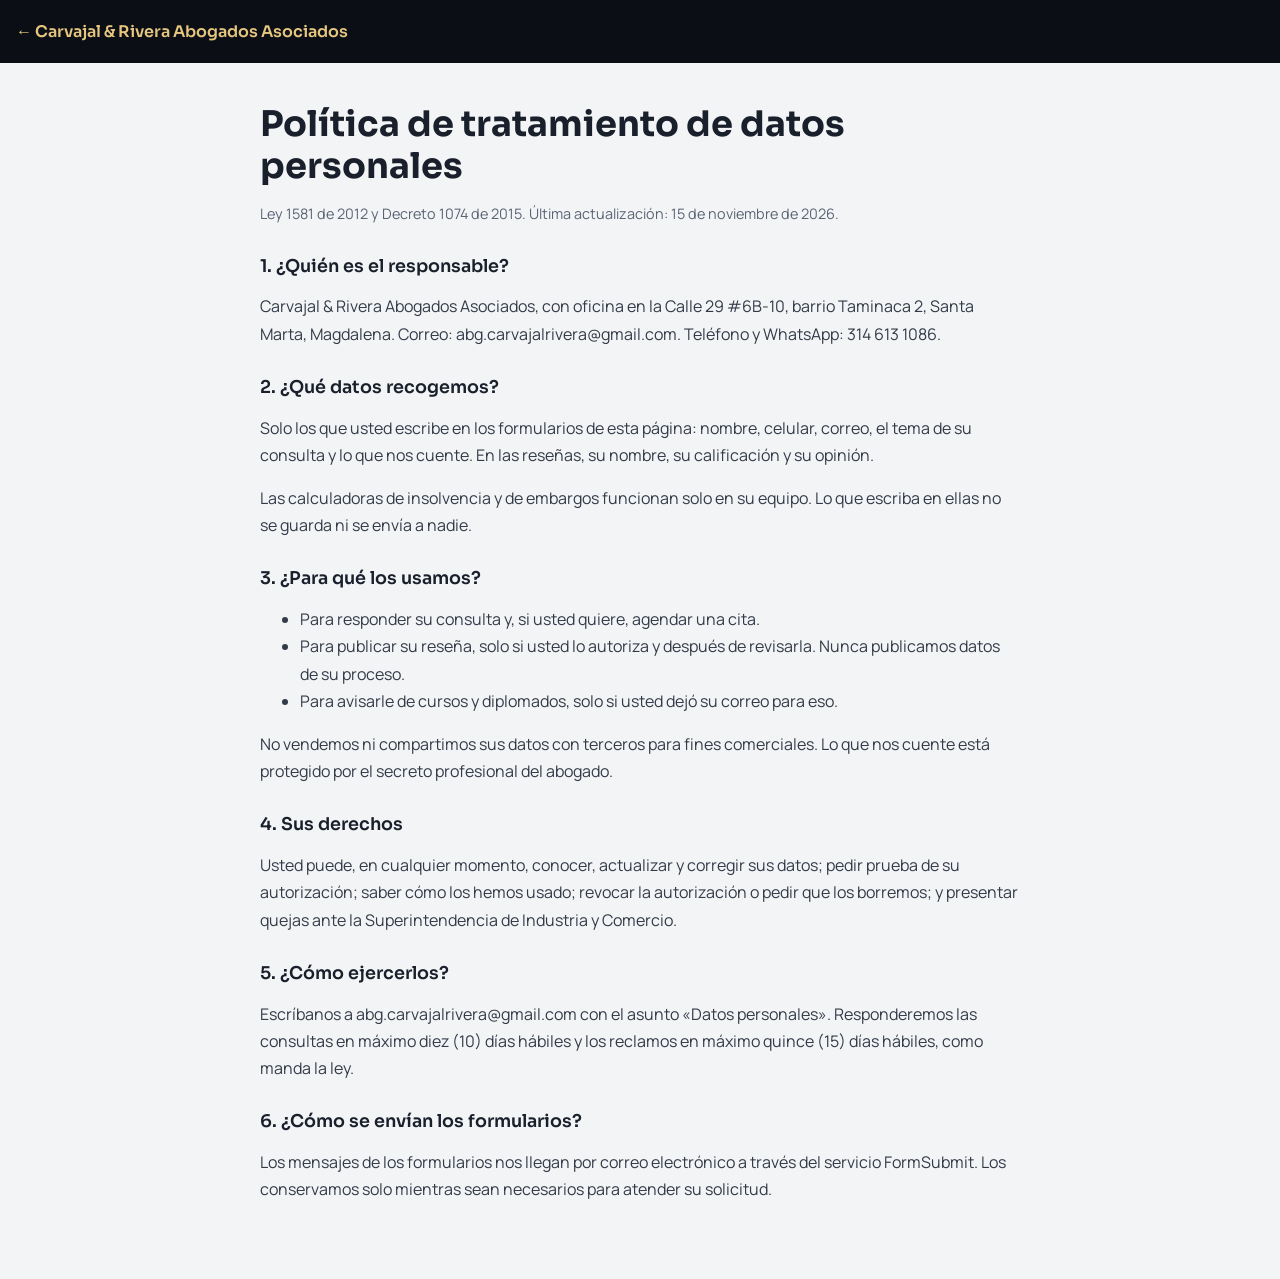
<file: politica-datos.html>
<!doctype html>
<html lang="es">
<head>
<meta charset="utf-8">
<meta name="viewport" content="width=device-width,initial-scale=1">
<title>Política de tratamiento de datos · Carvajal &amp; Rivera</title>
<link rel="icon" href="favicon.ico" sizes="any">
<link rel="apple-touch-icon" sizes="180x180" href="img/icono-180.png">
<link rel="stylesheet" href="https://fonts.googleapis.com/css2?family=Sora:wght@600;700&family=Manrope:wght@400;600&display=swap">
<style>
:root{--ink:#0b0f15;--gold:#c9a24d;--txt:#19202c;--mute:#5a6475;--paper:#f3f4f6;color-scheme:light}
body{margin:0;background:var(--paper);color:var(--txt);font:16px/1.7 Manrope,"Segoe UI",system-ui,sans-serif}
header{background:var(--ink);padding:18px 16px}
header a{color:#e6c67f;text-decoration:none;font:600 1rem/1 Sora,sans-serif}
main{max-width:760px;margin:0 auto;padding:40px 16px 60px}
h1{font:700 clamp(1.6rem,4vw,2.2rem)/1.2 Sora,sans-serif;margin:0 0 8px}
h2{font:600 1.1rem/1.3 Sora,sans-serif;margin:28px 0 6px}
p,li{color:#333b48}
.note{color:var(--mute);font-size:.9rem}
</style>
</head>
<body>
<header><a href="./">← Carvajal &amp; Rivera Abogados Asociados</a></header>
<main>
<h1>Política de tratamiento de datos personales</h1>
<p class="note">Ley 1581 de 2012 y Decreto 1074 de 2015. Última actualización: 15 de noviembre de 2026.</p>

<h2>1. ¿Quién es el responsable?</h2>
<p>Carvajal &amp; Rivera Abogados Asociados, con oficina en la Calle 29 #6B-10, barrio Taminaca 2, Santa Marta, Magdalena. Correo: abg.carvajalrivera@gmail.com. Teléfono y WhatsApp: 314 613 1086.</p>

<h2>2. ¿Qué datos recogemos?</h2>
<p>Solo los que usted escribe en los formularios de esta página: nombre, celular, correo, el tema de su consulta y lo que nos cuente. En las reseñas, su nombre, su calificación y su opinión.</p>
<p>Las calculadoras de insolvencia y de embargos funcionan solo en su equipo. Lo que escriba en ellas no se guarda ni se envía a nadie.</p>

<h2>3. ¿Para qué los usamos?</h2>
<ul>
<li>Para responder su consulta y, si usted quiere, agendar una cita.</li>
<li>Para publicar su reseña, solo si usted lo autoriza y después de revisarla. Nunca publicamos datos de su proceso.</li>
<li>Para avisarle de cursos y diplomados, solo si usted dejó su correo para eso.</li>
</ul>
<p>No vendemos ni compartimos sus datos con terceros para fines comerciales. Lo que nos cuente está protegido por el secreto profesional del abogado.</p>

<h2>4. Sus derechos</h2>
<p>Usted puede, en cualquier momento, conocer, actualizar y corregir sus datos; pedir prueba de su autorización; saber cómo los hemos usado; revocar la autorización o pedir que los borremos; y presentar quejas ante la Superintendencia de Industria y Comercio.</p>

<h2>5. ¿Cómo ejercerlos?</h2>
<p>Escríbanos a abg.carvajalrivera@gmail.com con el asunto «Datos personales». Responderemos las consultas en máximo diez (10) días hábiles y los reclamos en máximo quince (15) días hábiles, como manda la ley.</p>

<h2>6. ¿Cómo se envían los formularios?</h2>
<p>Los mensajes de los formularios nos llegan por correo electrónico a través del servicio FormSubmit. Los conservamos solo mientras sean necesarios para atender su solicitud.</p>
</main>
</body>
</html>
</file>
<file: juego.css>
/* Juego «El Expediente»: centro de análisis de un detective jurídico. Todo va dentro de #juego para no chocar con el resto de la página. */
#juego,.jg-m{
  --jg-ink:#0e2140; --jg-ink2:#132a4f; --jg-ink3:#1c3863; --jg-line:#2a4573; --jg-line2:#3a5a8f;
  --jg-black:#070a10; --jg-gold:#c9a24d; --jg-gold2:#e6c67f; --jg-olive:#6b7b3a; --jg-olive2:#a9bc63;
  --jg-paper:#f6f3ea; --jg-paper2:#ebe5d6; --jg-txt:#1b2333; --jg-mut:#a9b6cc; --jg-bad:#d0573f; --jg-cyan:#7fd3e6;
  --jg-r:10px;
  color:#eef2f8;color-scheme:dark
}
#juego{position:relative;isolation:isolate;overflow:hidden;
  background:radial-gradient(900px 520px at 85% -10%,#22457a,transparent 60%),radial-gradient(700px 500px at -10% 110%,#173560,transparent 60%),var(--jg-ink);
  color:#eef2f8;color-scheme:dark
}
.jg-red{position:absolute;inset:0;z-index:-1;width:100%;height:100%;opacity:.55;pointer-events:none}
#juego::after{content:"";position:absolute;inset:0;z-index:-1;pointer-events:none;background:linear-gradient(rgba(255,255,255,.025) 1px,transparent 1px) 0 0/100% 4px}
#juego .eyebrow .jg-vivo{width:8px;height:8px;border-radius:2px;background:var(--jg-olive2);box-shadow:0 0 10px var(--jg-olive2);animation:jgLatido 1.6s infinite}
#juego h2 em{font-style:normal;background:linear-gradient(90deg,var(--jg-gold2),var(--jg-gold));-webkit-background-clip:text;background-clip:text;color:transparent}
.jg-m button{font:inherit;color:inherit;cursor:pointer;background:none;border:0;padding:0;text-align:inherit}
.jg-m :focus-visible{outline:2px solid var(--jg-gold2);outline-offset:3px}
@keyframes jgLatido{50%{opacity:.25}}
@keyframes jgSacude{25%{transform:translateX(-4px)}75%{transform:translateX(4px)}}
.jg-app{display:grid;gap:22px}
.jg-app h3,.jg-app h4{font-family:var(--f-head);margin:0}

/* selector de casos */
.jg-casos{display:flex;gap:10px;overflow-x:auto;padding-bottom:4px;scrollbar-width:thin}
.jg-caso{flex:none;display:flex!important;align-items:center;gap:10px;background:rgba(19,42,79,.75)!important;border:1px solid var(--jg-line)!important;border-radius:var(--jg-r);padding:10px 14px!important;font-size:.9rem;color:var(--jg-mut)!important;transition:border-color .2s,transform .2s}
.jg-caso b{font:600 .72rem/1 var(--f-mono);color:var(--jg-gold2);letter-spacing:.1em}
.jg-caso svg{width:14px;height:14px;opacity:.7;fill:none;stroke:currentColor;stroke-width:2}
.jg-caso .jg-ok{color:var(--jg-olive2);font:600 .72rem/1 var(--f-mono)}
.jg-caso[aria-current="true"]{border-color:var(--jg-gold)!important;color:#fff!important;background:var(--jg-ink3)!important;box-shadow:0 0 0 3px rgba(201,162,77,.15)}
.jg-caso.jg-lock{cursor:not-allowed!important}
.jg-caso.jg-sacude{animation:jgSacude .35s}

/* consola */
.jg-consola{display:grid;grid-template-columns:minmax(0,1.08fr) minmax(0,1fr);gap:22px;align-items:start}
.jg-col{display:grid;gap:16px;min-width:0}
.jg-panel{background:rgba(13,30,58,.82);backdrop-filter:blur(8px);-webkit-backdrop-filter:blur(8px);border:1px solid var(--jg-line);border-radius:12px;position:relative}
.jg-panel::before,.jg-panel::after{content:"";position:absolute;width:14px;height:14px;border:2px solid var(--jg-gold);pointer-events:none}
.jg-panel::before{top:-1px;left:-1px;border-right:0;border-bottom:0;border-radius:6px 0 0 0}
.jg-panel::after{bottom:-1px;right:-1px;border-left:0;border-top:0;border-radius:0 0 6px 0}
.jg-sup{display:flex;align-items:center;justify-content:space-between;gap:10px;padding:12px 16px;border-bottom:1px solid var(--jg-line);font:500 .72rem/1 var(--f-mono);letter-spacing:.12em;color:var(--jg-mut);text-transform:uppercase}
.jg-luces{display:flex;gap:6px}.jg-luces i{width:9px;height:9px;border-radius:2px}
.jg-luces i:nth-child(1){background:var(--jg-bad)}.jg-luces i:nth-child(2){background:var(--jg-gold)}.jg-luces i:nth-child(3){background:var(--jg-olive2)}

.jg-inicio{padding:30px 24px;display:grid;gap:18px;justify-items:start}
.jg-num{font:600 .76rem/1 var(--f-mono);color:var(--jg-gold2);letter-spacing:.16em}
.jg-inicio h3{font-size:clamp(1.6rem,3vw,2.2rem);line-height:1.1;color:#fff}
.jg-chips{display:flex;gap:8px;flex-wrap:wrap}
.jg-chip{font:500 .72rem/1 var(--f-mono);letter-spacing:.08em;padding:7px 10px;border-radius:8px;border:1px solid var(--jg-line2);color:var(--jg-mut)}
.jg-reglas{display:grid;grid-template-columns:repeat(3,minmax(0,1fr));gap:10px;width:100%}
.jg-regla{border:1px solid var(--jg-line);border-radius:var(--jg-r);padding:12px;display:grid;gap:4px;background:rgba(7,10,16,.25)}
.jg-regla b{font:700 1.2rem/1 var(--f-head);color:var(--jg-gold2)}
.jg-regla span{font-size:.8rem;color:var(--jg-mut);line-height:1.35}
.jg-m .jg-grande{position:relative;overflow:hidden;background:linear-gradient(135deg,var(--jg-gold2),var(--jg-gold));color:var(--jg-black);font:700 1rem/1 var(--f-head);padding:16px 24px;border-radius:var(--jg-r);display:inline-flex;gap:10px;align-items:center;box-shadow:0 12px 30px -12px rgba(201,162,77,.7);transition:transform .15s}
.jg-m .jg-grande:hover{transform:translateY(-2px)}
.jg-m .jg-grande::after{content:"";position:absolute;inset:0;background:linear-gradient(110deg,transparent 30%,rgba(255,255,255,.55) 50%,transparent 70%);transform:translateX(-100%);animation:jgBrillo 2.8s infinite}
@keyframes jgBrillo{60%,100%{transform:translateX(100%)}}
.jg-grande svg{width:18px;height:18px;fill:none;stroke:currentColor;stroke-width:2.2}

.jg-term{padding:22px 24px;font:500 .84rem/1.7 var(--f-mono);color:var(--jg-olive2);min-height:200px}
.jg-term div{white-space:pre-wrap}
.jg-term b{color:var(--jg-gold2);font-weight:500}
.jg-cursor{display:inline-block;width:8px;height:1em;background:var(--jg-olive2);vertical-align:-2px;animation:jgLatido 1s steps(1) infinite}

.jg-exp{padding:22px 24px 20px;display:grid;gap:14px}
.jg-cab{display:flex;justify-content:space-between;align-items:flex-start;gap:14px}
.jg-exp h3{font-size:1.5rem;line-height:1.15;color:#fff}
.jg-meta{display:flex;gap:12px;flex-wrap:wrap;font:500 .7rem/1 var(--f-mono);color:var(--jg-mut);letter-spacing:.08em;margin-top:8px}
.jg-hist p{margin:0 0 10px;color:#dfe6f2}
.jg-hist b{color:#fff}
.jg-preg{border:1px dashed var(--jg-line2);border-radius:var(--jg-r);padding:12px 14px;font:600 1.06rem/1.35 var(--f-head);background:rgba(201,162,77,.07);display:flex;gap:10px;align-items:center;color:#fff}
.jg-preg::before{content:"?";flex:none;width:28px;height:28px;border-radius:8px;display:grid;place-items:center;background:var(--jg-gold);color:var(--jg-black);font:800 1rem/1 var(--f-head)}

.jg-reloj{position:relative;width:64px;height:64px;flex:none}
.jg-reloj svg{width:100%;height:100%;transform:rotate(-90deg)}
.jg-reloj circle{fill:none;stroke-width:5}
.jg-reloj .f{stroke:var(--jg-line)}
.jg-reloj .a{stroke:var(--jg-olive2);stroke-linecap:round;transition:stroke-dashoffset 1s linear,stroke .3s}
.jg-reloj span{position:absolute;inset:0;display:grid;place-items:center;font:600 .9rem/1 var(--f-mono);font-variant-numeric:tabular-nums}
.jg-reloj.urge .a{stroke:var(--jg-bad)}.jg-reloj.urge span{color:var(--jg-bad);animation:jgLatido .8s infinite}

.jg-marc{position:relative;display:grid;grid-template-columns:auto 1fr auto;gap:14px;align-items:center;padding:12px 14px;border-radius:var(--jg-r);background:rgba(7,10,16,.35);border:1px solid var(--jg-line)}
.jg-marc small{display:block;font:500 .66rem/1.2 var(--f-mono);letter-spacing:.12em;color:var(--jg-mut);text-transform:uppercase;margin-bottom:4px}
.jg-pts{font:800 1.7rem/1 var(--f-head);color:var(--jg-gold2);font-variant-numeric:tabular-nums;display:inline-block}
.jg-pts.golpe{animation:jgGolpe .4s}
@keyframes jgGolpe{40%{transform:scale(1.25);color:#fff}}
.jg-barra{height:8px;background:var(--jg-line);border-radius:4px;overflow:hidden}
.jg-barra i{display:block;height:100%;background:linear-gradient(90deg,var(--jg-olive2),var(--jg-gold2));transition:width .5s cubic-bezier(.3,1.4,.5,1)}
.jg-rv{font:600 .85rem/1 var(--f-head);color:var(--jg-gold2)}
.jg-flota{position:absolute;left:110px;top:6px;font:700 1rem/1 var(--f-head);pointer-events:none;animation:jgFlota 1s forwards}
@keyframes jgFlota{to{transform:translateY(-36px);opacity:0}}

.jg-ops{display:grid;gap:10px}
.jg-m .jg-op{background:rgba(19,42,79,.85);border:1px solid var(--jg-line);border-radius:var(--jg-r);padding:14px 16px;text-align:left;display:flex;gap:12px;align-items:flex-start;transition:border-color .2s,transform .2s,background .2s;color:#eef2f8;line-height:1.5}
.jg-m .jg-op:hover:not(:disabled){border-color:var(--jg-gold);transform:translateX(4px)}
.jg-op i{font:600 .8rem/1 var(--f-mono);color:var(--jg-black);background:var(--jg-gold2);border-radius:6px;padding:6px 8px;font-style:normal;flex:none}
.jg-m .jg-op:disabled{cursor:default}
.jg-m .jg-op.bien{border-color:var(--jg-olive2);background:rgba(107,123,58,.35)}
.jg-op.bien i{background:var(--jg-olive2)}
.jg-m .jg-op.mal{border-color:var(--jg-bad);background:rgba(208,87,63,.2);animation:jgSacude .35s}
.jg-op.mal i{background:var(--jg-bad);color:#fff}
.jg-op.apagada{opacity:.45}

.jg-ayuda{font:500 .76rem/1.45 var(--f-mono);color:var(--jg-mut);letter-spacing:.03em;margin:0}
.jg-pistas{display:grid;grid-template-columns:repeat(2,minmax(0,1fr));gap:12px}
.jg-m .jg-pista{position:relative;overflow:hidden;background:rgba(19,42,79,.85);border:1px solid var(--jg-line);border-radius:var(--jg-r);padding:16px;text-align:left;display:grid;gap:8px;align-content:start;min-height:150px;transition:transform .2s,border-color .2s,box-shadow .2s;color:#eef2f8;line-height:1.45}
.jg-m .jg-pista:hover:not(.abierta):not(:disabled){transform:translateY(-3px);border-color:var(--jg-gold);box-shadow:0 14px 30px -18px rgba(201,162,77,.8)}
.jg-m .jg-pista:disabled{cursor:default}
.jg-tipo{font:600 .66rem/1 var(--f-mono);letter-spacing:.14em;color:var(--jg-gold2);text-transform:uppercase;display:flex;justify-content:space-between;gap:8px}
.jg-tipo span{color:var(--jg-mut)}
.jg-pista h4{font:600 1rem/1.25 var(--f-head)}
.jg-tapa{color:var(--jg-mut);font-size:.84rem;line-height:1.4}
.jg-huella{position:absolute;right:-14px;bottom:-14px;width:84px;height:84px;opacity:.1;transition:opacity .2s;fill:none;stroke:var(--jg-gold2);stroke-width:1.2;stroke-linecap:round}
.jg-pista:hover .jg-huella{opacity:.25}
.jg-scan{position:absolute;inset:0;background:rgba(7,10,16,.88);display:grid;place-items:center;align-content:center;gap:8px;font:600 .74rem/1 var(--f-mono);letter-spacing:.14em;color:var(--jg-cyan)}
.jg-scan::before{content:"";position:absolute;left:0;right:0;height:2px;background:var(--jg-cyan);box-shadow:0 0 18px 4px rgba(127,211,230,.6);animation:jgBarre .9s linear}
@keyframes jgBarre{from{top:0}to{top:100%}}
.jg-pb{width:60%;height:4px;border-radius:2px;background:var(--jg-line);overflow:hidden}
.jg-pb i{display:block;height:100%;width:0;background:var(--jg-cyan);animation:jgLlena .9s linear forwards}
@keyframes jgLlena{to{width:100%}}
.jg-m .jg-pista.abierta{background:var(--jg-paper);color:var(--jg-txt);border-color:var(--jg-paper2);cursor:default;animation:jgAbre .45s}
@keyframes jgAbre{from{transform:rotateY(8deg) scale(.97)}}
.jg-pista.abierta .jg-tipo,.jg-pista.abierta .jg-tipo span{color:#7a6c4c}
.jg-doc{font-size:.86rem;line-height:1.45;color:inherit}
.jg-doc table{color:inherit;width:100%;min-width:0;border-collapse:collapse;font:500 .76rem/1.3 var(--f-mono)}
.jg-doc td{padding:4px 0;animation:none;border-bottom:1px dotted #c8bc9c;vertical-align:top}
.jg-doc td+td{text-align:right;padding-left:8px}
.jg-doc p{margin:0 0 6px}
.jg-doc .rojo{color:#b3412f;font-weight:700}
.jg-sello{display:block;font:600 .66rem/1.3 var(--f-mono);letter-spacing:.1em;color:#7a6c4c}
.jg-wa{background:#dcf8c6;border-radius:8px 8px 8px 2px;padding:8px 10px}
.jg-wa small{display:block;text-align:right;color:#6b7a63;font-size:.7rem}
.jg-ev{background:linear-gradient(transparent 55%,rgba(201,162,77,.45) 55%);border-radius:2px;cursor:pointer;padding:0 1px;transition:background .2s}
.jg-ev:hover{background:rgba(201,162,77,.5)}
.jg-ev.marcada{background:var(--jg-olive2);color:var(--jg-black)}
.jg-ev.falsa{background:rgba(208,87,63,.3);text-decoration:line-through;cursor:default}

.jg-tab{padding:14px 16px;display:grid;gap:10px}
.jg-tt{display:flex;justify-content:space-between;align-items:center;font:600 .7rem/1 var(--f-mono);letter-spacing:.14em;color:var(--jg-gold2);text-transform:uppercase}
.jg-tt span{color:var(--jg-mut)}
.jg-huecos{display:flex;gap:8px;flex-wrap:wrap;min-height:38px}
.jg-hueco{border:1px dashed var(--jg-line2);border-radius:8px;padding:8px 12px;font:500 .78rem/1.2 var(--f-mono);color:var(--jg-line2);min-width:110px}
.jg-hueco.llena{border-style:solid;border-color:var(--jg-olive2);color:#fff;background:rgba(169,188,99,.14);animation:jgEntra .35s cubic-bezier(.3,1.5,.5,1)}
@keyframes jgEntra{from{transform:scale(.6);opacity:0}}

.jg-ver{background:var(--jg-paper);color:var(--jg-txt);border-radius:12px;padding:24px;display:grid;gap:14px;position:relative;overflow:hidden;animation:jgSube .5s cubic-bezier(.2,1.2,.4,1)}
@keyframes jgSube{from{transform:translateY(24px);opacity:0}}
.jg-estampa{position:absolute;top:22px;right:18px;transform:rotate(-12deg);font:800 1rem/1 var(--f-mono);letter-spacing:.2em;padding:10px 14px;color:var(--jg-olive);border:3px solid var(--jg-olive);border-radius:8px;animation:jgSella .5s .25s cubic-bezier(.2,1.6,.4,1) both}
.jg-estampa.no{color:var(--jg-bad);border-color:var(--jg-bad)}
@keyframes jgSella{from{transform:rotate(-12deg) scale(3);opacity:0}}
.jg-ver h3{font-size:1.35rem;padding-right:140px;line-height:1.2;color:var(--jg-txt)}
.jg-ver p{margin:0}
.jg-calc{display:grid;gap:6px;background:var(--jg-ink);color:#fff;border-radius:var(--jg-r);padding:14px 16px;font:500 .84rem/1.3 var(--f-mono)}
.jg-calc div{display:flex;justify-content:space-between;gap:12px;opacity:0;transform:translateX(-8px);transition:.35s}
.jg-calc div.ver{opacity:1;transform:none}
.jg-calc div span:first-child{color:var(--jg-mut)}
.jg-calc div span:last-child{text-align:right;white-space:nowrap}
.jg-calc .tot{border-top:1px solid var(--jg-line2);padding-top:8px;margin-top:2px;color:var(--jg-gold2);font-weight:600;font-size:1rem}
.jg-calc .tot span:first-child{color:var(--jg-gold2)}
.jg-ley{font-size:.8rem;color:#6a5a33;border-left:3px solid var(--jg-gold);padding-left:10px}
.jg-rango{display:grid;grid-template-columns:auto 1fr;gap:4px 16px;align-items:center;background:var(--jg-ink);color:#fff;border-radius:var(--jg-r);padding:14px 16px}
.jg-rango b{grid-row:span 2;font:800 2.2rem/1 var(--f-head);color:var(--jg-gold2);font-variant-numeric:tabular-nums}
.jg-rango strong{font:700 1.05rem/1.1 var(--f-head)}
.jg-rango span{font:500 .68rem/1.3 var(--f-mono);letter-spacing:.1em;text-transform:uppercase;color:var(--jg-mut)}
.jg-des{grid-column:1/-1;display:flex;gap:8px;flex-wrap:wrap;margin-top:6px}
.jg-des em{font:500 .7rem/1 var(--f-mono);font-style:normal;padding:6px 8px;border-radius:6px;background:rgba(255,255,255,.07)}
.jg-cta{display:flex;gap:10px;flex-wrap:wrap}
.jg-m .jg-btn{border-radius:8px;padding:12px 18px;font-weight:600;text-decoration:none;display:inline-flex;align-items:center;gap:8px;font-size:.95rem;line-height:1.2}
.jg-m .jg-btn.oro{background:var(--jg-gold);color:var(--jg-black)}
.jg-m .jg-btn.lin{border:1px solid #c8bc9c;color:var(--jg-txt)}
.jg-confeti{position:fixed;inset:0;pointer-events:none;z-index:200;width:100%;height:100%}

@media (max-width:900px){.jg-consola{grid-template-columns:1fr}}
@media (max-width:560px){.jg-pistas{grid-template-columns:1fr}.jg-reglas{grid-template-columns:1fr}.jg-exp,.jg-inicio{padding:20px 16px}.jg-ver h3{padding-right:0;padding-top:44px}.jg-reloj{width:54px;height:54px}.jg-calc{font-size:.78rem}}
@media (prefers-reduced-motion:reduce){#juego *,.jg-m *,.jg-m *::before,.jg-m *::after{animation:none!important;transition:none!important}}
/* enlace de invitación al final de la calculadora de embargos */
.jg-invita{margin-top:28px;text-align:center}
.jg-invita a{display:inline-flex;gap:8px;align-items:center;padding:12px 18px;border-radius:10px;border:1px dashed var(--gold,#c9a24d);color:var(--txt,#14213a);text-decoration:none;font-weight:600;transition:background .2s}
.jg-invita a:hover{background:rgba(201,162,77,.12)}

/* ---------- franja en la página ---------- */
#juego{padding-block:clamp(56px,7vw,88px)}
.jg-franja{display:grid;grid-template-columns:minmax(0,1.2fr) minmax(0,1fr);gap:32px;align-items:center}
.jg-franja .sec-head{margin-bottom:0}
.jg-lanza{display:grid;gap:16px;justify-items:start;background:rgba(13,30,58,.82);border:1px solid var(--jg-line);border-radius:12px;padding:24px;position:relative}
.jg-lanza::before,.jg-lanza::after{content:"";position:absolute;width:14px;height:14px;border:2px solid var(--jg-gold);pointer-events:none}
.jg-lanza::before{top:-1px;left:-1px;border-right:0;border-bottom:0;border-radius:6px 0 0 0}
.jg-lanza::after{bottom:-1px;right:-1px;border-left:0;border-top:0;border-radius:0 0 6px 0}
.jg-escalera{display:flex;gap:6px;width:100%}
.jg-escalera i{flex:1;height:6px;border-radius:3px;background:var(--jg-line)}
.jg-escalera i:last-child{background:linear-gradient(90deg,var(--jg-gold),var(--jg-gold2))}
.jg-lanza p{margin:0;color:var(--jg-mut);font-size:.92rem}
.jg-lanza p b{color:var(--jg-gold2)}
.jg-lanza .jg-marca{font:500 .74rem/1 var(--f-mono);letter-spacing:.08em;color:var(--jg-olive2)}
#juego .jg-jugar{position:relative;overflow:hidden;background:linear-gradient(135deg,var(--jg-gold2),var(--jg-gold));color:var(--jg-black);font:700 1.05rem/1 var(--f-head);padding:17px 26px;border-radius:var(--jg-r);display:inline-flex;gap:10px;align-items:center;border:0;cursor:pointer;box-shadow:0 12px 30px -12px rgba(201,162,77,.7);transition:transform .15s}
#juego .jg-jugar:hover{transform:translateY(-2px)}
#juego .jg-jugar::after{content:"";position:absolute;inset:0;background:linear-gradient(110deg,transparent 30%,rgba(255,255,255,.55) 50%,transparent 70%);transform:translateX(-100%);animation:jgBrillo 2.8s infinite}
#juego .jg-jugar svg{width:18px;height:18px;fill:currentColor}
@media (max-width:860px){.jg-franja{grid-template-columns:1fr}}

/* ---------- ventana emergente ---------- */
.jg-m{position:fixed;inset:0;z-index:300;display:grid;place-items:center;padding:max(16px,env(safe-area-inset-top,0px)) max(16px,env(safe-area-inset-right,0px)) max(16px,env(safe-area-inset-bottom,0px)) max(16px,env(safe-area-inset-left,0px));background:rgba(4,8,16,.72);backdrop-filter:blur(6px);-webkit-backdrop-filter:blur(6px);animation:jgFondo .3s}
@keyframes jgFondo{from{opacity:0}}
.jg-m.cierra{animation:jgFondo .25s reverse forwards}
.jg-caja{position:relative;isolation:isolate;width:min(1180px,100%);max-height:100%;display:grid;grid-template-columns:minmax(0,1fr);grid-template-rows:auto minmax(0,1fr);border:1px solid var(--jg-line2);border-radius:12px;overflow:hidden;
  background:radial-gradient(900px 520px at 85% -10%,#22457a,transparent 60%),radial-gradient(700px 500px at -10% 110%,#173560,transparent 60%),var(--jg-ink);
  box-shadow:0 40px 120px -30px rgba(0,0,0,.8),0 0 0 1px rgba(201,162,77,.15);animation:jgAbreCaja .55s cubic-bezier(.2,1,.3,1)}
@keyframes jgAbreCaja{0%{clip-path:inset(49% 0 49% 0);transform:scale(.97)}45%{clip-path:inset(0 0 0 0)}100%{transform:none}}
.jg-caja::after{content:"";position:absolute;inset:0;z-index:-1;pointer-events:none;background:linear-gradient(rgba(255,255,255,.025) 1px,transparent 1px) 0 0/100% 4px}
.jg-caja .jg-red{z-index:-1}
.jg-cabm{display:flex;align-items:center;gap:14px;padding:12px 16px;border-bottom:1px solid var(--jg-line);background:rgba(7,10,16,.35)}
.jg-logo{font:700 .78rem/1 var(--f-mono);letter-spacing:.18em;color:var(--jg-gold2);white-space:nowrap;display:flex;align-items:center;gap:8px}
.jg-logo i{width:8px;height:8px;border-radius:2px;background:var(--jg-olive2);box-shadow:0 0 10px var(--jg-olive2);animation:jgLatido 1.6s infinite}
.jg-progreso{flex:1;display:flex;gap:6px;min-width:0}
.jg-paso{flex:1;height:30px;border-radius:7px;border:1px solid var(--jg-line);display:flex;align-items:center;justify-content:center;gap:6px;font:600 .68rem/1 var(--f-mono);letter-spacing:.08em;color:var(--jg-line2);min-width:0;transition:.3s}
.jg-paso svg{width:12px;height:12px;fill:none;stroke:currentColor;stroke-width:2}
.jg-paso.ya{border-color:var(--jg-olive2);color:var(--jg-olive2);background:rgba(169,188,99,.12)}
.jg-paso.ahora{border-color:var(--jg-gold);color:var(--jg-gold2);background:rgba(201,162,77,.12);box-shadow:0 0 0 3px rgba(201,162,77,.12)}
.jg-paso.cayo{border-color:var(--jg-bad);color:var(--jg-bad);background:rgba(208,87,63,.12)}
.jg-paso span{overflow:hidden;text-overflow:ellipsis;white-space:nowrap}
.jg-total{font:500 .66rem/1.1 var(--f-mono);letter-spacing:.1em;color:var(--jg-mut);text-transform:uppercase;text-align:right;white-space:nowrap}
.jg-total b{display:block;font:800 1.2rem/1 var(--f-head);color:var(--jg-gold2);letter-spacing:0;font-variant-numeric:tabular-nums}
.jg-m .jg-cerrar{width:36px;height:36px;border-radius:8px;border:1px solid var(--jg-line);display:grid;place-items:center;color:var(--jg-mut);flex:none;transition:.2s}
.jg-m .jg-cerrar:hover{border-color:var(--jg-gold);color:#fff}
.jg-m .jg-cerrar svg{width:16px;height:16px;fill:none;stroke:currentColor;stroke-width:2.2;stroke-linecap:round}
.jg-cuerpo{overflow:auto;padding:22px;overscroll-behavior:contain}
.jg-cuerpo>.jg-app{animation:jgEntraCaso .5s cubic-bezier(.2,1,.3,1)}
@keyframes jgEntraCaso{from{opacity:0;transform:translateX(30px)}}
html.jg-bloq,html.jg-bloq body{overflow:hidden}

/* pantalla final */
.jg-final{display:grid;justify-items:center;text-align:center;gap:18px;padding:30px 10px 10px}
.jg-final.mal{padding-top:20px}
.jg-trofeo{width:96px;height:96px;border-radius:14px;display:grid;place-items:center;background:linear-gradient(135deg,var(--jg-gold2),var(--jg-gold));color:var(--jg-black);box-shadow:0 0 0 8px rgba(201,162,77,.15),0 0 60px rgba(201,162,77,.5);animation:jgSella .6s cubic-bezier(.2,1.6,.4,1) both}
.jg-trofeo svg{width:50px;height:50px;fill:none;stroke:currentColor;stroke-width:1.8;stroke-linejoin:round;stroke-linecap:round}
.jg-final.mal .jg-trofeo{background:rgba(208,87,63,.18);color:var(--jg-bad);box-shadow:0 0 0 8px rgba(208,87,63,.1)}
.jg-final h3{font:800 clamp(1.6rem,3.4vw,2.4rem)/1.1 var(--f-head);color:#fff;max-width:22ch;margin:0}
.jg-final h3 em{font-style:normal;background:linear-gradient(90deg,var(--jg-gold2),var(--jg-gold));-webkit-background-clip:text;background-clip:text;color:transparent}
.jg-final p{margin:0;color:var(--jg-mut);max-width:58ch}
.jg-grado{font:600 .74rem/1 var(--f-mono);letter-spacing:.2em;text-transform:uppercase;color:var(--jg-olive2);padding:8px 12px;border:1px solid var(--jg-olive2);border-radius:8px}
.jg-final.mal .jg-grado{color:var(--jg-gold2);border-color:var(--jg-gold)}
.jg-cifras{display:grid;grid-template-columns:repeat(3,minmax(0,1fr));gap:10px;width:min(560px,100%)}
.jg-cifras div{border:1px solid var(--jg-line);border-radius:var(--jg-r);padding:14px 10px;background:rgba(7,10,16,.3);display:grid;gap:6px}
.jg-cifras b{font:800 1.6rem/1 var(--f-head);color:var(--jg-gold2);font-variant-numeric:tabular-nums}
.jg-cifras span{font:500 .64rem/1.2 var(--f-mono);letter-spacing:.1em;text-transform:uppercase;color:var(--jg-mut)}
.jg-final .jg-cta{justify-content:center}
.jg-m .jg-btn.claro{border:1px solid var(--jg-line2);color:#fff}
.jg-falla{width:min(640px,100%);text-align:left;background:var(--jg-paper);color:var(--jg-txt);border-radius:12px;padding:18px 20px;display:grid;gap:10px}
.jg-falla p{color:var(--jg-txt);max-width:none}
.jg-falla .jg-ley{color:#6a5a33}

@media (max-width:700px){
  .jg-m{padding:0}
  .jg-caja{width:100%;height:100%;max-height:none;border-radius:0;border:0;padding-top:env(safe-area-inset-top,0px);padding-bottom:env(safe-area-inset-bottom,0px)}
  .jg-cabm{flex-wrap:wrap;gap:10px;padding:10px max(12px,env(safe-area-inset-right,0px)) 10px max(12px,env(safe-area-inset-left,0px))}
  .jg-progreso{order:3;flex-basis:100%}
  .jg-paso span{display:none}
  .jg-total{margin-left:auto}
  .jg-cuerpo{padding:16px max(14px,env(safe-area-inset-right,0px)) 24px max(14px,env(safe-area-inset-left,0px))}
  .jg-cifras{grid-template-columns:1fr 1fr 1fr}
  .jg-cifras b{font-size:1.25rem}
}

/* selección de nivel */
.jg-niveles{display:grid;justify-items:center;text-align:center;gap:14px;padding:16px 0 6px}
.jg-niveles h3{font:800 clamp(1.5rem,3vw,2.2rem)/1.1 var(--f-head);color:#fff;margin:0}
.jg-niveles>p{margin:0;color:var(--jg-mut);max-width:56ch}
.jg-nivs{display:grid;grid-template-columns:repeat(3,minmax(0,1fr));gap:14px;width:100%;margin-top:10px}
.jg-m .jg-niv{position:relative;overflow:hidden;display:grid;gap:8px;align-content:start;text-align:left;padding:20px;border-radius:12px;border:1px solid var(--jg-line);background:rgba(19,42,79,.85);color:#eef2f8;transition:transform .2s,border-color .2s,box-shadow .2s}
.jg-m .jg-niv:hover{transform:translateY(-4px);border-color:var(--jg-gold);box-shadow:0 18px 40px -20px rgba(201,162,77,.8)}
.jg-m .jg-niv::after{content:"";position:absolute;inset:0;background:linear-gradient(110deg,transparent 35%,rgba(230,198,127,.12) 50%,transparent 65%);transform:translateX(-100%);transition:transform .6s}
.jg-m .jg-niv:hover::after{transform:translateX(100%)}
.jg-barras{display:flex;gap:4px;align-items:flex-end;height:18px}
.jg-barras i{width:7px;border-radius:2px;background:var(--jg-line2)}
.jg-barras i:nth-child(1){height:8px}.jg-barras i:nth-child(2){height:13px}.jg-barras i:nth-child(3){height:18px}
.jg-barras i.on{background:var(--jg-gold2);box-shadow:0 0 8px rgba(230,198,127,.5)}
.jg-niv b{font:800 1.4rem/1 var(--f-head);color:#fff}
.jg-cant{font:600 .74rem/1 var(--f-mono);letter-spacing:.12em;text-transform:uppercase;color:var(--jg-gold2)}
.jg-desc{font-size:.88rem;color:var(--jg-mut);line-height:1.4}
.jg-tit{font:500 .72rem/1.35 var(--f-mono);color:var(--jg-olive2);border-top:1px dashed var(--jg-line2);padding-top:8px;margin-top:2px}
.jg-mm{font:500 .7rem/1 var(--f-mono);color:var(--jg-gold2)}
@media (max-width:760px){.jg-nivs{grid-template-columns:1fr}}

/* barra de avance compacta para 10 y 20 casos */
.jg-progreso.muchos{gap:3px;align-items:center}
.jg-progreso.muchos .jg-paso{height:10px;padding:0;font-size:0;border-radius:3px;gap:0}
.jg-progreso.muchos .jg-paso svg{display:none}
.jg-progreso.muchos .jg-paso.ya{background:var(--jg-olive2)}
.jg-progreso.muchos .jg-paso.ahora{background:var(--jg-gold2);box-shadow:0 0 8px rgba(230,198,127,.6)}
.jg-progreso.muchos .jg-paso.cayo{background:var(--jg-bad)}
</file>
